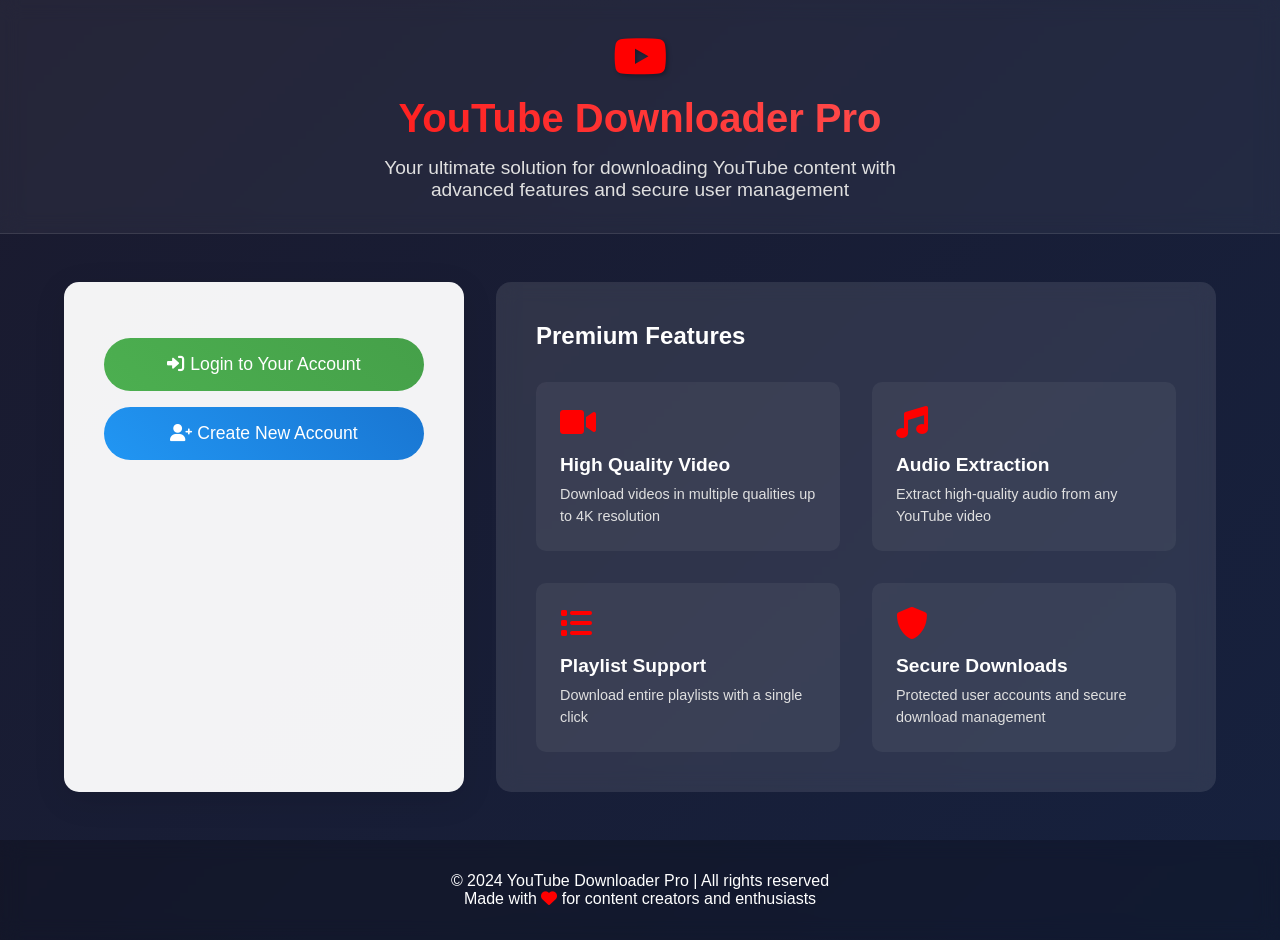
<file: templates/index.html>
<!DOCTYPE html>
<html lang="en">
<head>
    <meta charset="UTF-8">
    <meta name="viewport" content="width=device-width, initial-scale=1.0">
    <title>YouTube Downloader Pro - Your Ultimate Video Download Solution</title>
    <link href="https://cdnjs.cloudflare.com/ajax/libs/font-awesome/6.0.0/css/all.min.css" rel="stylesheet">
    <style>
        :root {
            --primary-color: #ff0000;
            --secondary-color: #0066ff;
            --gradient-start: #1a1a2e;
            --gradient-end: #16213e;
            --text-light: #ffffff;
            --text-dark: #333333;
            --accent-color: #4CAF50;
        }

        * {
            margin: 0;
            padding: 0;
            box-sizing: border-box;
            font-family: 'Segoe UI', Tahoma, Geneva, Verdana, sans-serif;
        }

        body {
            background: linear-gradient(135deg, var(--gradient-start) 0%, var(--gradient-end) 100%);
            min-height: 100vh;
            display: flex;
            flex-direction: column;
            align-items: center;
            color: var(--text-light);
        }

        .header {
            width: 100%;
            background: rgba(255, 255, 255, 0.05);
            padding: 2rem;
            text-align: center;
            margin-bottom: 3rem;
            backdrop-filter: blur(10px);
            border-bottom: 1px solid rgba(255, 255, 255, 0.1);
        }

        .logo {
            color: var(--primary-color);
            font-size: 3rem;
            margin-bottom: 1rem;
            text-shadow: 2px 2px 4px rgba(0, 0, 0, 0.3);
        }

        .header h1 {
            font-size: 2.5rem;
            margin-bottom: 1rem;
            background: linear-gradient(45deg, #ff0000, #ff6b6b);
            -webkit-background-clip: text;
            background-clip: text;
            -webkit-text-fill-color: transparent;
        }

        .header p {
            color: #e0e0e0;
            font-size: 1.2rem;
            max-width: 600px;
            margin: 0 auto;
        }

        .main-container {
            display: flex;
            gap: 2rem;
            width: 90%;
            max-width: 1200px;
            margin-bottom: 3rem;
        }

        .auth-container {
            background: rgba(255, 255, 255, 0.95);
            padding: 2.5rem;
            border-radius: 15px;
            box-shadow: 0 8px 32px rgba(0, 0, 0, 0.1);
            flex: 1;
            max-width: 400px;
            transition: transform 0.3s ease;
        }

        .auth-container:hover {
            transform: translateY(-5px);
        }

        .features-container {
            background: rgba(255, 255, 255, 0.1);
            padding: 2.5rem;
            border-radius: 15px;
            backdrop-filter: blur(10px);
            flex: 2;
        }

        .btn {
            padding: 1rem 2rem;
            border: none;
            border-radius: 30px;
            font-size: 1.1rem;
            cursor: pointer;
            transition: all 0.3s ease;
            text-decoration: none;
            display: block;
            text-align: center;
            margin: 1rem 0;
            position: relative;
            overflow: hidden;
        }

        .btn::before {
            content: '';
            position: absolute;
            top: 0;
            left: -100%;
            width: 100%;
            height: 100%;
            background: linear-gradient(
                120deg,
                transparent,
                rgba(255, 255, 255, 0.2),
                transparent
            );
            transition: 0.5s;
        }

        .btn:hover::before {
            left: 100%;
        }

        .btn-login {
            background: linear-gradient(45deg, #4CAF50, #45a049);
            color: white;
        }

        .btn-register {
            background: linear-gradient(45deg, #2196F3, #1976D2);
            color: white;
        }

        .features-grid {
            display: grid;
            grid-template-columns: repeat(auto-fit, minmax(250px, 1fr));
            gap: 2rem;
            margin-top: 2rem;
        }

        .feature-card {
            background: rgba(255, 255, 255, 0.05);
            padding: 1.5rem;
            border-radius: 10px;
            transition: transform 0.3s ease;
        }

        .feature-card:hover {
            transform: translateY(-5px);
        }

        .feature-icon {
            font-size: 2rem;
            margin-bottom: 1rem;
            color: var(--primary-color);
        }

        .feature-title {
            font-size: 1.2rem;
            margin-bottom: 0.5rem;
            color: var(--text-light);
        }

        .feature-description {
            color: #e0e0e0;
            font-size: 0.9rem;
            line-height: 1.5;
        }

        .footer {
            margin-top: auto;
            padding: 2rem;
            color: var(--text-light);
            text-align: center;
            width: 100%;
            background: rgba(0, 0, 0, 0.2);
            backdrop-filter: blur(10px);
        }

        @media (max-width: 768px) {
            .main-container {
                flex-direction: column;
            }

            .auth-container {
                max-width: 100%;
            }

            .header h1 {
                font-size: 2rem;
            }
        }
    </style>
</head>
<body>
    <div class="header">
        <i class="fab fa-youtube logo"></i>
        <h1>YouTube Downloader Pro</h1>
        <p>Your ultimate solution for downloading YouTube content with advanced features and secure user management</p>
    </div>

    <div class="main-container">
        <div class="auth-container">
            <a href="/login" class="btn btn-login">
                <i class="fas fa-sign-in-alt"></i> Login to Your Account
            </a>
            <a href="/register" class="btn btn-register">
                <i class="fas fa-user-plus"></i> Create New Account
            </a>
        </div>

        <div class="features-container">
            <h2>Premium Features</h2>
            <div class="features-grid">
                <div class="feature-card">
                    <i class="fas fa-video feature-icon"></i>
                    <h3 class="feature-title">High Quality Video</h3>
                    <p class="feature-description">Download videos in multiple qualities up to 4K resolution</p>
                </div>
                <div class="feature-card">
                    <i class="fas fa-music feature-icon"></i>
                    <h3 class="feature-title">Audio Extraction</h3>
                    <p class="feature-description">Extract high-quality audio from any YouTube video</p>
                </div>
                <div class="feature-card">
                    <i class="fas fa-list feature-icon"></i>
                    <h3 class="feature-title">Playlist Support</h3>
                    <p class="feature-description">Download entire playlists with a single click</p>
                </div>
                <div class="feature-card">
                    <i class="fas fa-shield-alt feature-icon"></i>
                    <h3 class="feature-title">Secure Downloads</h3>
                    <p class="feature-description">Protected user accounts and secure download management</p>
                </div>
            </div>
        </div>
    </div>

    <div class="footer">
        <p>&copy; 2024 YouTube Downloader Pro | All rights reserved</p>
        <p>Made with <i class="fas fa-heart" style="color: var(--primary-color);"></i> for content creators and enthusiasts</p>
    </div>
</body>
</html>
</file>
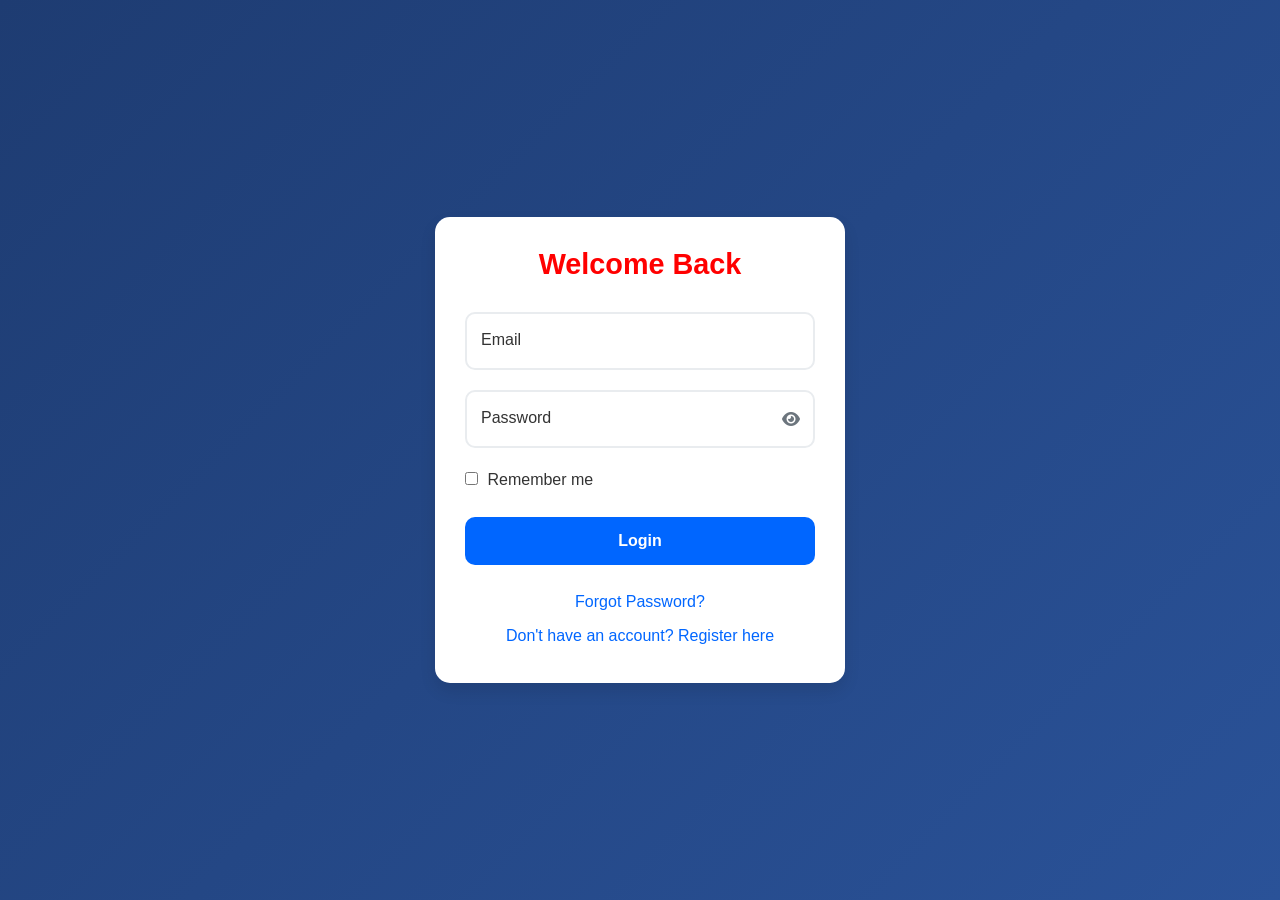
<file: templates/login.html>
<!DOCTYPE html>
<html lang="en">
<head>
    <meta charset="UTF-8">
    <meta name="viewport" content="width=device-width, initial-scale=1.0">
    <title>Login - YouTube Downloader Pro</title>
    <link href="https://cdn.jsdelivr.net/npm/bootstrap@5.1.3/dist/css/bootstrap.min.css" rel="stylesheet">
    <link href="https://cdnjs.cloudflare.com/ajax/libs/font-awesome/6.0.0/css/all.min.css" rel="stylesheet">
    <style>
        :root {
            --primary-color: #ff0000;
            --secondary-color: #0066ff;
            --success-color: #28a745;
            --error-color: #dc3545;
            --background-color: #f8f9fa;
            --card-bg-color: #ffffff;
            --input-border-color: #e9ecef;
            --input-focus-border-color: #0066ff;
        }

        body {
            background: linear-gradient(135deg, #1e3c72 0%, #2a5298 100%);
            min-height: 100vh;
            display: flex;
            align-items: center;
            justify-content: center;
            font-family: 'Segoe UI', Tahoma, Geneva, Verdana, sans-serif;
            color: #333;
        }

        .auth-container {
            width: 100%;
            max-width: 450px;
            padding: 20px;
        }

        .auth-card {
            background: var(--card-bg-color);
            border-radius: 15px;
            box-shadow: 0 8px 16px rgba(0,0,0,0.1);
            padding: 30px;
            transition: transform 0.3s ease;
        }

        .auth-card:hover {
            transform: translateY(-5px);
        }

        .auth-title {
            color: var(--primary-color);
            text-align: center;
            margin-bottom: 30px;
            font-weight: 700;
            font-size: 1.8rem;
        }

        .form-floating {
            margin-bottom: 20px;
        }

        .form-floating input {
            border-radius: 10px;
            border: 2px solid var(--input-border-color);
            padding: 15px;
            height: auto;
            transition: border-color 0.3s ease;
        }

        .form-floating input:focus {
            border-color: var(--input-focus-border-color);
            box-shadow: none;
        }

        .form-floating label {
            padding: 15px;
        }

        .password-toggle {
            position: absolute;
            right: 15px;
            top: 50%;
            transform: translateY(-50%);
            cursor: pointer;
            color: #6c757d;
        }

        .submit-btn {
            width: 100%;
            padding: 12px;
            border-radius: 10px;
            background: var(--secondary-color);
            border: none;
            color: white;
            font-weight: 600;
            margin-top: 10px;
            transition: all 0.3s ease;
        }

        .submit-btn:hover:not(:disabled) {
            transform: translateY(-2px);
            box-shadow: 0 4px 12px rgba(0,102,255,0.2);
        }

        .auth-links {
            text-align: center;
            margin-top: 20px;
        }

        .auth-links a {
            color: var(--secondary-color);
            text-decoration: none;
            font-weight: 500;
            display: inline-block;
            margin: 5px 0;
        }

        .auth-links a:hover {
            text-decoration: underline;
        }

        .error-message {
            display: none;
            padding: 15px;
            margin-bottom: 20px;
            border-radius: 10px;
            background-color: #ffe6e6;
            color: var(--error-color);
            text-align: center;
        }

        .loading-spinner {
            display: none;
            margin-left: 10px;
        }

        .remember-me {
            margin: 15px 0;
        }

        .remember-me input[type="checkbox"] {
            margin-right: 5px;
        }
    </style>
</head>
<body>
    <div class="auth-container">
        <div class="auth-card">
            <h2 class="auth-title">Welcome Back</h2>
            
            <div class="error-message" id="errorMessage">
                <i class="fas fa-exclamation-circle"></i>
                <span id="errorText"></span>
            </div>

            <form id="loginForm">
                <div class="form-floating">
                    <input type="email" class="form-control" id="email" name="email" placeholder="Email" required>
                    <label for="email">Email</label>
                </div>

                <div class="form-floating position-relative">
                    <input type="password" class="form-control" id="password" name="password" placeholder="Password" required>
                    <label for="password">Password</label>
                    <i class="fas fa-eye password-toggle" onclick="togglePassword('password')"></i>
                </div>

                <div class="remember-me">
                    <input type="checkbox" id="remember" name="remember">
                    <label for="remember">Remember me</label>
                </div>

                <button type="submit" class="submit-btn" id="submitBtn">
                    Login
                    <span class="loading-spinner" id="loadingSpinner">
                        <i class="fas fa-spinner fa-spin"></i>
                    </span>
                </button>
            </form>

            <div class="auth-links">
                <a href="/forgot-password">Forgot Password?</a>
                <br>
                <a href="/register">Don't have an account? Register here</a>
            </div>
        </div>
    </div>

    <script>
        const form = document.getElementById('loginForm');
        const submitBtn = document.getElementById('submitBtn');
        const loadingSpinner = document.getElementById('loadingSpinner');

        form.addEventListener('submit', async function(e) {
            e.preventDefault();
            
            try {
                showLoading();
                hideError();

                const formData = new FormData(form);
                const response = await fetch('/login', {
                    method: 'POST',
                    body: formData
                });

                const data = await response.json();
                hideLoading();

                if (response.ok) {
                    window.location.href = data.redirect || '/downloader';
                } else {
                    showError(data.error || 'Login failed. Please try again.');
                }

            } catch (error) {
                hideLoading();
                showError('An error occurred. Please try again.');
                console.error('Error:', error);
            }
        });

        function togglePassword(inputId) {
            const input = document.getElementById(inputId);
            const icon = input.nextElementSibling.nextElementSibling;
            
            if (input.type === 'password') {
                input.type = 'text';
                icon.classList.remove('fa-eye');
                icon.classList.add('fa-eye-slash');
            } else {
                input.type = 'password';
                icon.classList.remove('fa-eye-slash');
                icon.classList.add('fa-eye');
            }
        }

        function showLoading() {
            submitBtn.disabled = true;
            loadingSpinner.style.display = 'inline-block';
        }

        function hideLoading() {
            submitBtn.disabled = false;
            loadingSpinner.style.display = 'none';
        }

        function showError(message) {
            const errorDiv = document.getElementById('errorMessage');
            document.getElementById('errorText').textContent = message;
            errorDiv.style.display = 'block';
        }

        function hideError() {
            document.getElementById('errorMessage').style.display = 'none';
        }
    </script>
</body>
</html>
</file>
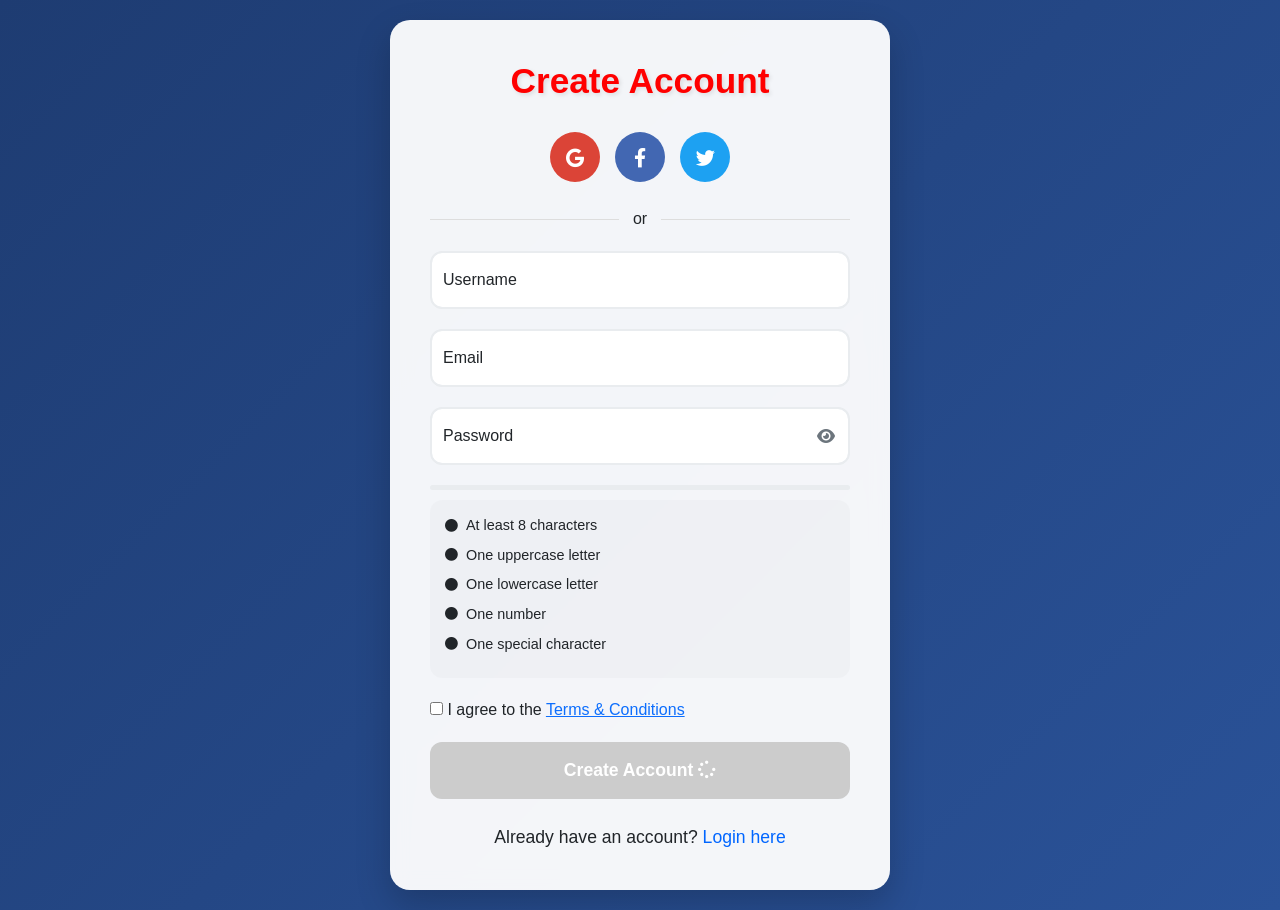
<file: templates/register.html>
<!DOCTYPE html>
<html lang="en">
<head>
    <meta charset="UTF-8">
    <meta name="viewport" content="width=device-width, initial-scale=1.0">
    <title>Register - YouTube Downloader Pro</title>
    <link href="https://cdn.jsdelivr.net/npm/bootstrap@5.1.3/dist/css/bootstrap.min.css" rel="stylesheet">
    <link href="https://cdnjs.cloudflare.com/ajax/libs/font-awesome/6.0.0/css/all.min.css" rel="stylesheet">
    <style>
        :root {
            --primary-color: #ff0000;
            --secondary-color: #0066ff;
            --success-color: #28a745;
            --error-color: #dc3545;
            --gradient-start: #1e3c72;
            --gradient-end: #2a5298;
            --card-bg: rgba(255, 255, 255, 0.95);
        }

        body {
            background: linear-gradient(135deg, var(--gradient-start) 0%, var(--gradient-end) 100%);
            min-height: 100vh;
            display: flex;
            align-items: center;
            justify-content: center;
            font-family: 'Segoe UI', Tahoma, Geneva, Verdana, sans-serif;
            padding: 20px;
        }

        .auth-container {
            width: 100%;
            max-width: 500px;
        }

        .auth-card {
            background: var(--card-bg);
            border-radius: 20px;
            box-shadow: 0 15px 35px rgba(0,0,0,0.2);
            padding: 40px;
            backdrop-filter: blur(10px);
            transition: transform 0.3s ease;
        }

        .auth-card:hover {
            transform: translateY(-5px);
        }

        .auth-title {
            color: var(--primary-color);
            text-align: center;
            margin-bottom: 30px;
            font-weight: 700;
            font-size: 2.2rem;
            text-shadow: 2px 2px 4px rgba(0,0,0,0.1);
        }

        .social-login {
            display: flex;
            gap: 15px;
            margin-bottom: 25px;
            justify-content: center;
        }

        .social-btn {
            width: 50px;
            height: 50px;
            border-radius: 50%;
            display: flex;
            align-items: center;
            justify-content: center;
            border: none;
            transition: all 0.3s ease;
            font-size: 1.2rem;
            color: white;
        }

        .google-btn { background: #db4437; }
        .facebook-btn { background: #4267B2; }
        .twitter-btn { background: #1DA1F2; }

        .social-btn:hover {
            transform: translateY(-3px);
            box-shadow: 0 5px 15px rgba(0,0,0,0.2);
        }

        .divider {
            text-align: center;
            margin: 20px 0;
            position: relative;
        }

        .divider::before,
        .divider::after {
            content: '';
            position: absolute;
            top: 50%;
            width: 45%;
            height: 1px;
            background: #ddd;
        }

        .divider::before { left: 0; }
        .divider::after { right: 0; }

        .form-floating {
            margin-bottom: 20px;
        }

        .form-floating input {
            border-radius: 12px;
            border: 2px solid #e9ecef;
            padding: 15px;
            height: auto;
            transition: all 0.3s ease;
        }

        .form-floating input:focus {
            border-color: var(--secondary-color);
            box-shadow: 0 0 0 0.2rem rgba(0,102,255,0.15);
        }

        .password-toggle {
            position: absolute;
            right: 15px;
            top: 50%;
            transform: translateY(-50%);
            cursor: pointer;
            color: #6c757d;
            transition: color 0.3s ease;
        }

        .password-toggle:hover {
            color: var(--secondary-color);
        }

        .password-strength {
            height: 5px;
            border-radius: 3px;
            margin-top: 5px;
            transition: all 0.3s ease;
            background: #e9ecef;
        }

        .strength-weak { background: var(--error-color); width: 33%; }
        .strength-medium { background: var(--warning-color); width: 66%; }
        .strength-strong { background: var(--success-color); width: 100%; }

        .password-requirements {
            background: rgba(0,0,0,0.02);
            padding: 15px;
            border-radius: 12px;
            margin-top: 10px;
        }

        .requirement {
            margin-bottom: 8px;
            transition: all 0.3s ease;
            display: flex;
            align-items: center;
            gap: 8px;
            font-size: 0.9rem;
        }

        .requirement i {
            font-size: 0.8rem;
        }

        .requirement.valid {
            color: var(--success-color);
        }

        .requirement.invalid {
            color: #6c757d;
        }

        .terms-check {
            margin: 20px 0;
        }

        .submit-btn {
            width: 100%;
            padding: 15px;
            border-radius: 12px;
            background: linear-gradient(45deg, var(--secondary-color), #0052cc);
            border: none;
            color: white;
            font-weight: 600;
            font-size: 1.1rem;
            transition: all 0.3s ease;
        }

        .submit-btn:hover:not(:disabled) {
            transform: translateY(-2px);
            box-shadow: 0 8px 15px rgba(0,102,255,0.2);
        }

        .submit-btn:disabled {
            background: #ccc;
            cursor: not-allowed;
        }

        .auth-links {
            text-align: center;
            margin-top: 25px;
            font-size: 1.1rem;
        }

        .auth-links a {
            color: var(--secondary-color);
            text-decoration: none;
            font-weight: 500;
            transition: color 0.3s ease;
        }

        .auth-links a:hover {
            color: #0052cc;
        }

        .message {
            padding: 15px;
            margin-bottom: 20px;
            border-radius: 12px;
            text-align: center;
            display: none;
            animation: slideDown 0.3s ease;
        }

        .error-message {
            background-color: rgba(220, 53, 69, 0.1);
            color: var(--error-color);
            border: 1px solid rgba(220, 53, 69, 0.2);
        }

        .success-message {
            background-color: rgba(40, 167, 69, 0.1);
            color: var(--success-color);
            border: 1px solid rgba(40, 167, 69, 0.2);
        }

        @keyframes slideDown {
            from { transform: translateY(-10px); opacity: 0; }
            to { transform: translateY(0); opacity: 1; }
        }

        @media (max-width: 576px) {
            .auth-card {
                padding: 25px;
            }

            .auth-title {
                font-size: 1.8rem;
            }
        }
    </style>
</head>
<body>
    <div class="auth-container">
        <div class="auth-card">
            <h2 class="auth-title">Create Account</h2>
            
            <div class="social-login">
                <button class="social-btn google-btn">
                    <i class="fab fa-google"></i>
                </button>
                <button class="social-btn facebook-btn">
                    <i class="fab fa-facebook-f"></i>
                </button>
                <button class="social-btn twitter-btn">
                    <i class="fab fa-twitter"></i>
                </button>
            </div>

            <div class="divider">or</div>
            
            <div class="error-message message" id="errorMessage">
                <i class="fas fa-exclamation-circle"></i>
                <span id="errorText"></span>
            </div>
            
            <div class="success-message message" id="successMessage">
                <i class="fas fa-check-circle"></i>
                <span id="successText"></span>
            </div>

            <form id="registerForm">
                <div class="form-floating">
                    <input type="text" class="form-control" id="username" name="username" placeholder="Username" required>
                    <label for="username">Username</label>
                </div>

                <div class="form-floating">
                    <input type="email" class="form-control" id="email" name="email" placeholder="Email" required>
                    <label for="email">Email</label>
                </div>

                <div class="form-floating">
                    <input type="password" class="form-control" id="password" name="password" placeholder="Password" required>
                    <label for="password">Password</label>
                    <i class="fas fa-eye password-toggle" onclick="togglePassword('password')"></i>
                </div>

                <div class="password-strength" id="passwordStrength"></div>

                <div class="password-requirements" id="passwordRequirements">
                    <div class="requirement" id="lengthReq">
                        <i class="fas fa-circle"></i> At least 8 characters
                    </div>
                    <div class="requirement" id="upperReq">
                        <i class="fas fa-circle"></i> One uppercase letter
                    </div>
                    <div class="requirement" id="lowerReq">
                        <i class="fas fa-circle"></i> One lowercase letter
                    </div>
                    <div class="requirement" id="numberReq">
                        <i class="fas fa-circle"></i> One number
                    </div>
                    <div class="requirement" id="specialReq">
                        <i class="fas fa-circle"></i> One special character
                    </div>
                </div>

                <div class="terms-check">
                    <input type="checkbox" id="terms" name="terms" required>
                    <label for="terms">I agree to the <a href="/terms">Terms & Conditions</a></label>
                </div>

                <button type="submit" class="submit-btn" id="submitBtn" disabled>
                    Create Account
                    <span class="loading-spinner" id="loadingSpinner">
                        <i class="fas fa-spinner fa-spin"></i>
                    </span>
                </button>
            </form>

            <div class="auth-links">
                Already have an account? <a href="/login">Login here</a>
            </div>
        </div>
    </div>

    <script>
        const form = document.getElementById('registerForm');
        const passwordInput = document.getElementById('password');
        const submitBtn = document.getElementById('submitBtn');
        const loadingSpinner = document.getElementById('loadingSpinner');
        const termsCheckbox = document.getElementById('terms');
        const passwordStrength = document.getElementById('passwordStrength');

        // Password validation requirements
        const requirements = {
            length: { regex: /.{8,}/, element: document.getElementById('lengthReq') },
            upper: { regex: /[A-Z]/, element: document.getElementById('upperReq') },
            lower: { regex: /[a-z]/, element: document.getElementById('lowerReq') },
            number: { regex: /[0-9]/, element: document.getElementById('numberReq') },
            special: { regex: /[!@#$%^&*]/, element: document.getElementById('specialReq') }
        };

        function validatePassword(password) {
            let score = 0;
            let validRequirements = 0;

            Object.keys(requirements).forEach(req => {
                const isValid = requirements[req].regex.test(password);
                requirements[req].element.classList.toggle('valid', isValid);
                requirements[req].element.classList.toggle('invalid', !isValid);
                requirements[req].element.querySelector('i').className = 
                    `fas ${isValid ? 'fa-check' : 'fa-circle'}`;
                
                if (isValid) {
                    validRequirements++;
                    score += 20;
                }
            });

            // Update password strength indicator
            passwordStrength.className = 'password-strength';
            if (score >= 80) passwordStrength.classList.add('strength-strong');
            else if (score >= 40) passwordStrength.classList.add('strength-medium');
            else if (score > 0) passwordStrength.classList.add('strength-weak');

            return validRequirements === Object.keys(requirements).length;
        }

        passwordInput.addEventListener('input', function() {
            const isValidPassword = validatePassword(this.value);
            submitBtn.disabled = !isValidPassword || !termsCheckbox.checked;
        });

        termsCheckbox.addEventListener('change', function() {
            submitBtn.disabled = !this.checked || !validatePassword(passwordInput.value);
        });

        form.addEventListener('submit', async function(e) {
            e.preventDefault();
            
            try {
                showLoading();
                hideMessages();

                const formData = new FormData(form);
                const response = await fetch('/register', {
                    method: 'POST',
                    body: formData
                });

                const data = await response.json();
                hideLoading();

                if (response.ok) {
                    showSuccess('Registration successful! Please check your email for verification.');
                    setTimeout(() => {
                        window.location.href = '/verify-email?email=' + encodeURIComponent(formData.get('email'));
                    }, 2000);
                } else {
                    showError(data.error || 'Registration failed. Please try again.');
                }

            } catch (error) {
                hideLoading();
                showError('An error occurred. Please try again.');
                console.error('Error:', error);
            }
        });

        function togglePassword(inputId) {
            const input = document.getElementById(inputId);
            const icon = input.nextElementSibling.nextElementSibling;
            
            if (input.type === 'password') {
                input.type = 'text';
                icon.classList.remove('fa-eye');
                icon.classList.add('fa-eye-slash');
            } else {
                input.type = 'password';
                icon.classList.remove('fa-eye-slash');
                icon.classList.add('fa-eye');
            }
        }

        function showLoading() {
            submitBtn.disabled = true;
            loadingSpinner.style.display = 'inline-block';
        }

        function hideLoading() {
            const isValidPassword = validatePassword(passwordInput.value);
            submitBtn.disabled = !isValidPassword || !termsCheckbox.checked;
            loadingSpinner.style.display = 'none';
        }

        function showError(message) {
            const errorDiv = document.getElementById('errorMessage');
            document.getElementById('errorText').textContent = message;
            errorDiv.style.display = 'block';
        }

        function showSuccess(message) {
            const successDiv = document.getElementById('successMessage');
            document.getElementById('successText').textContent = message;
            successDiv.style.display = 'block';
        }

        function hideMessages() {
            document.getElementById('errorMessage').style.display = 'none';
            document.getElementById('successMessage').style.display = 'none';
        }
    </script>
</body>
</html>
</file>
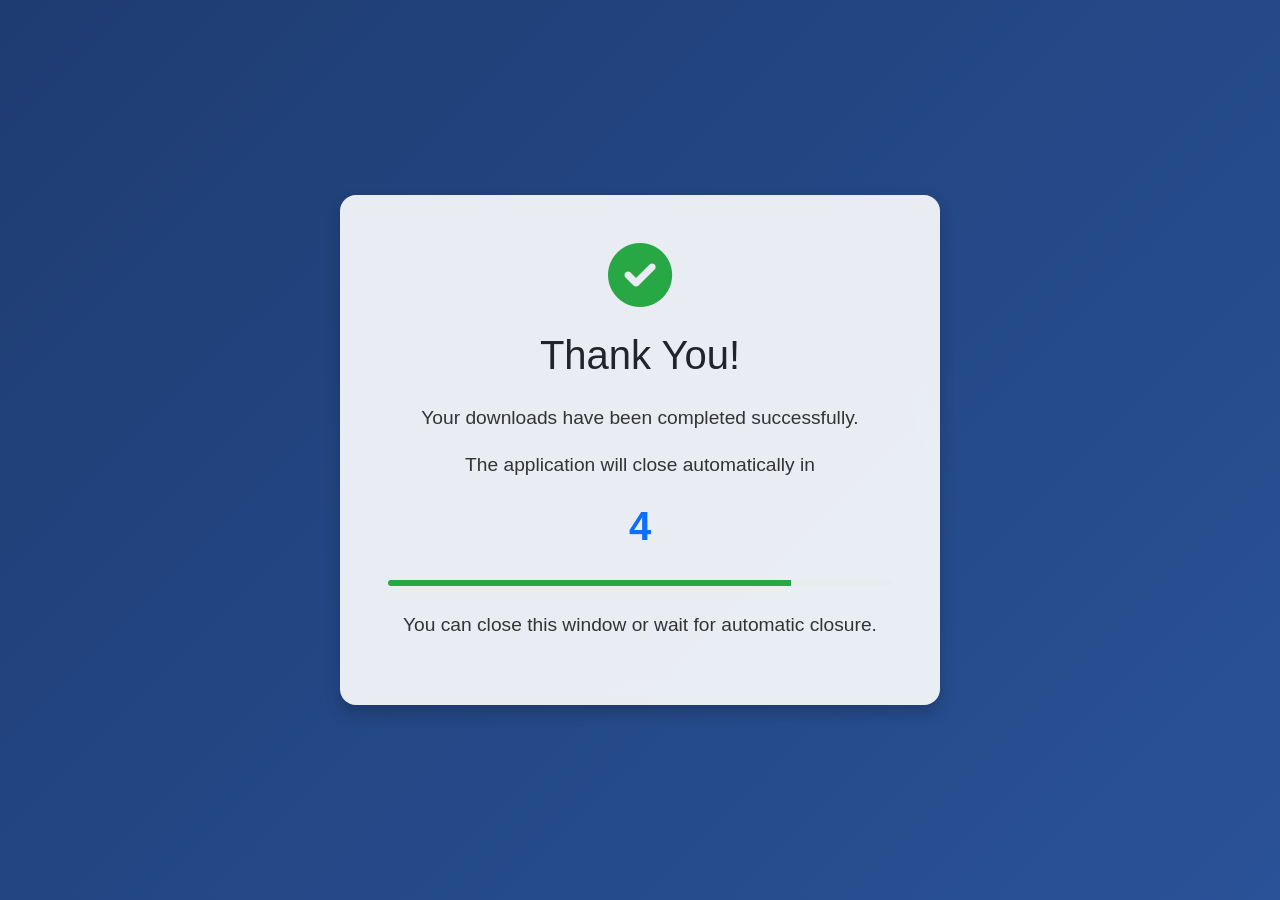
<file: templates/thank_you.html>
<!DOCTYPE html>
<html lang="en">
<head>
    <meta charset="UTF-8">
    <meta name="viewport" content="width=device-width, initial-scale=1.0">
    <title>Thank You - YouTube Downloader</title>
    <link href="https://cdn.jsdelivr.net/npm/bootstrap@5.1.3/dist/css/bootstrap.min.css" rel="stylesheet">
    <link href="https://cdnjs.cloudflare.com/ajax/libs/font-awesome/6.0.0/css/all.min.css" rel="stylesheet">
    <style>
        body {
            background: linear-gradient(135deg, #1e3c72 0%, #2a5298 100%);
            font-family: 'Segoe UI', Tahoma, Geneva, Verdana, sans-serif;
            min-height: 100vh;
            display: flex;
            align-items: center;
            justify-content: center;
            margin: 0;
            overflow: hidden;
        }
        .thank-you-container {
            text-align: center;
            padding: 3rem;
            background: rgba(255, 255, 255, 0.9);
            border-radius: 1rem;
            box-shadow: 0 8px 16px rgba(0, 0, 0, 0.2);
            max-width: 600px;
            width: 90%;
            animation: fadeIn 0.5s ease-out;
            backdrop-filter: blur(10px);
        }
        @keyframes fadeIn {
            from { opacity: 0; transform: translateY(20px); }
            to { opacity: 1; transform: translateY(0); }
        }
        .icon-large {
            font-size: 4rem;
            color: #28a745;
            margin-bottom: 1.5rem;
            animation: scaleIn 0.5s ease-out;
        }
        @keyframes scaleIn {
            from { transform: scale(0); }
            to { transform: scale(1); }
        }
        .message {
            color: #333;
            margin: 1rem 0;
            font-size: 1.2rem;
            line-height: 1.6;
        }
        .countdown {
            font-size: 2.5rem;
            font-weight: bold;
            color: #0d6efd;
            margin: 1rem 0;
        }
        .progress-bar-container {
            width: 100%;
            height: 6px;
            background-color: #e9ecef;
            border-radius: 3px;
            margin: 1.5rem 0;
            overflow: hidden;
        }
        .progress-bar {
            height: 100%;
            background-color: #28a745;
            transition: width 1s linear;
        }
    </style>
</head>
<body>
    <div class="thank-you-container">
        <i class="fas fa-check-circle icon-large"></i>
        <h1 class="mb-4">Thank You!</h1>
        <p class="message">Your downloads have been completed successfully.</p>
        <p class="message">The application will close automatically in</p>
        <div class="countdown" id="countdown">5</div>
        <div class="progress-bar-container">
            <div class="progress-bar" id="progressBar" style="width: 100%"></div>
        </div>
        <p class="message">You can close this window or wait for automatic closure.</p>
    </div>

    <script>
        let count = 5;
        const countdownElement = document.getElementById('countdown');
        const progressBar = document.getElementById('progressBar');
        
        const countdown = setInterval(() => {
            count--;
            countdownElement.textContent = count;
            progressBar.style.width = (count / 5 * 100) + '%';
            
            if (count <= 0) {
                clearInterval(countdown);
                // Send exit request and close window
                fetch('/exit', { 
                    method: 'POST',
                    headers: {
                        'Content-Type': 'application/json'
                    }
                }).then(() => {
                    window.close();
                    // Fallback if window.close() doesn't work
                    setTimeout(() => {
                        window.location.href = 'about:blank';
                    }, 100);
                }).catch(() => {
                    window.close();
                    setTimeout(() => {
                        window.location.href = 'about:blank';
                    }, 100);
                });
            }
        }, 1000);
    </script>
</body>
</html>
</file>
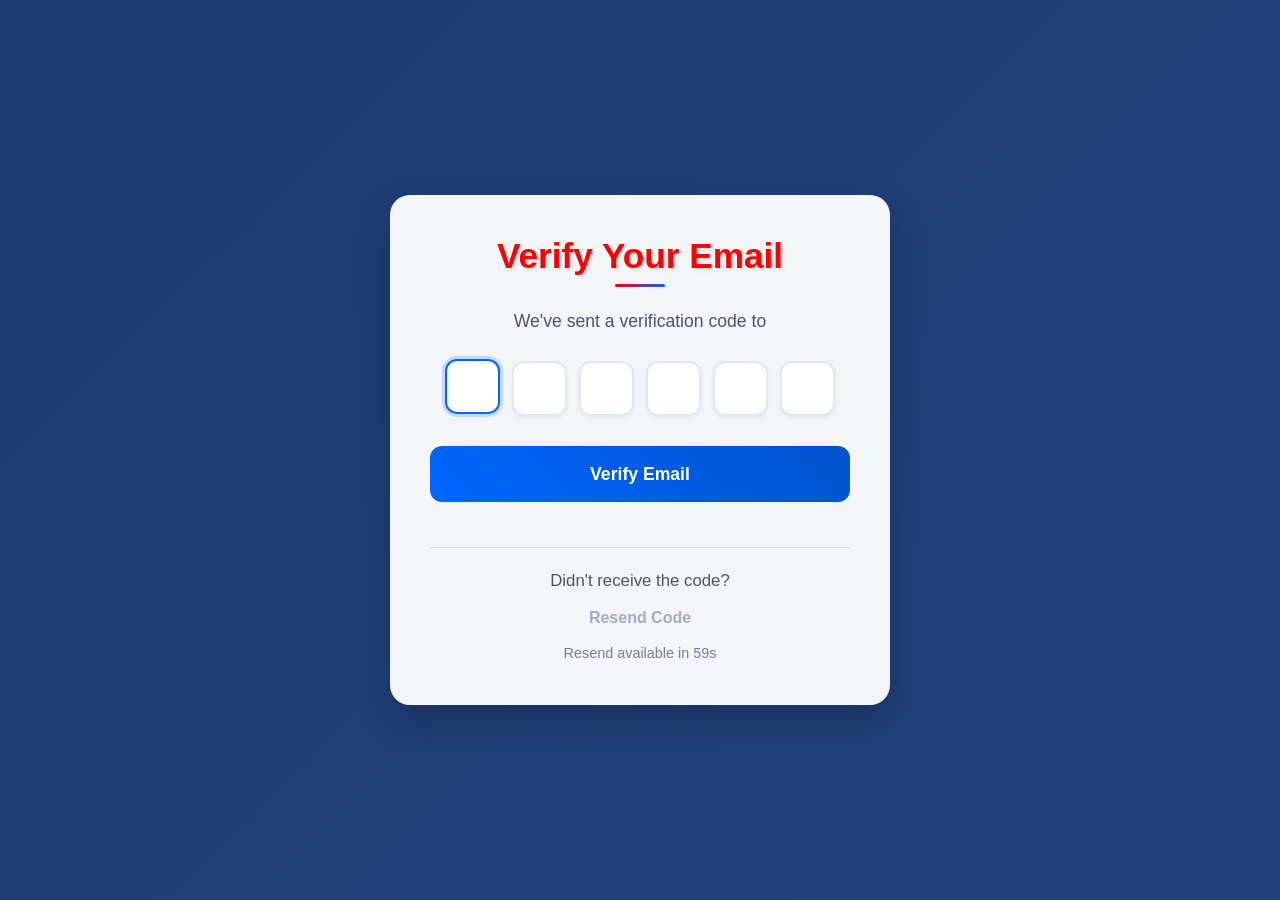
<file: templates/verify.html>
<!DOCTYPE html>
<html lang="en">
<head>
    <meta charset="UTF-8">
    <meta name="viewport" content="width=device-width, initial-scale=1.0">
    <title>Verify Email - YouTube Downloader Pro</title>
    <link href="https://cdn.jsdelivr.net/npm/bootstrap@5.1.3/dist/css/bootstrap.min.css" rel="stylesheet">
    <link href="https://cdnjs.cloudflare.com/ajax/libs/font-awesome/6.0.0/css/all.min.css" rel="stylesheet">
    <style>
        :root {
            --primary-color: #ff0000;
            --secondary-color: #0066ff;
            --success-color: #28a745;
            --error-color: #dc3545;
            --gradient-start: #1e3c72;
            --gradient-end: #2a5298;
            --card-bg: rgba(255, 255, 255, 0.95);
        }

        body {
            background: linear-gradient(135deg, var(--gradient-start) 0%, var(--gradient-end) 100%);
            min-height: 100vh;
            display: flex;
            align-items: center;
            justify-content: center;
            font-family: 'Segoe UI', Tahoma, Geneva, Verdana, sans-serif;
            padding: 20px;
            animation: gradientAnimation 15s ease infinite;
            background-size: 400% 400%;
        }

        @keyframes gradientAnimation {
            0% { background-position: 0% 50%; }
            50% { background-position: 100% 50%; }
            100% { background-position: 0% 50%; }
        }

        .auth-container {
            width: 100%;
            max-width: 500px;
            perspective: 1000px;
        }

        .auth-card {
            background: var(--card-bg);
            border-radius: 20px;
            box-shadow: 0 15px 35px rgba(0,0,0,0.2);
            padding: 40px;
            backdrop-filter: blur(10px);
            transition: all 0.3s ease;
            transform-style: preserve-3d;
            animation: cardEntry 0.5s ease-out;
        }

        @keyframes cardEntry {
            from {
                opacity: 0;
                transform: translateY(20px) rotateX(-10deg);
            }
            to {
                opacity: 1;
                transform: translateY(0) rotateX(0);
            }
        }

        .auth-card:hover {
            transform: translateY(-5px);
            box-shadow: 0 20px 40px rgba(0,0,0,0.3);
        }

        .auth-title {
            color: var(--primary-color);
            text-align: center;
            margin-bottom: 30px;
            font-weight: 700;
            font-size: 2.2rem;
            text-shadow: 2px 2px 4px rgba(0,0,0,0.1);
            position: relative;
        }

        .auth-title::after {
            content: '';
            position: absolute;
            bottom: -10px;
            left: 50%;
            transform: translateX(-50%);
            width: 50px;
            height: 3px;
            background: linear-gradient(to right, var(--primary-color), var(--secondary-color));
            border-radius: 2px;
        }

        .verification-text {
            text-align: center;
            margin-bottom: 25px;
            color: #4a5568;
            line-height: 1.6;
            font-size: 1.1rem;
            animation: fadeIn 0.5s ease-out 0.3s both;
        }

        .verification-text strong {
            color: var(--secondary-color);
            display: block;
            margin-top: 8px;
            font-size: 1.2rem;
            word-break: break-all;
        }

        .otp-container {
            display: flex;
            gap: 12px;
            justify-content: center;
            margin-bottom: 30px;
            animation: fadeIn 0.5s ease-out 0.6s both;
        }

        .otp-input {
            width: 55px;
            height: 55px;
            text-align: center;
            font-size: 1.5rem;
            font-weight: 600;
            border: 2px solid #e2e8f0;
            border-radius: 12px;
            background: white;
            transition: all 0.3s ease;
            box-shadow: 0 2px 4px rgba(0,0,0,0.05);
            caret-color: var(--secondary-color);
        }

        .otp-input:focus {
            border-color: var(--secondary-color);
            outline: none;
            box-shadow: 0 0 0 3px rgba(0,102,255,0.2);
            transform: translateY(-2px);
        }

        .otp-input.filled {
            background: rgba(0,102,255,0.05);
            border-color: var(--secondary-color);
        }

        .submit-btn {
            width: 100%;
            padding: 15px;
            border-radius: 12px;
            background: linear-gradient(45deg, var(--secondary-color), #0052cc);
            border: none;
            color: white;
            font-weight: 600;
            font-size: 1.1rem;
            transition: all 0.3s ease;
            margin-bottom: 20px;
            position: relative;
            overflow: hidden;
        }

        .submit-btn::before {
            content: '';
            position: absolute;
            top: 0;
            left: -100%;
            width: 100%;
            height: 100%;
            background: linear-gradient(
                90deg,
                transparent,
                rgba(255,255,255,0.2),
                transparent
            );
            transition: 0.5s;
        }

        .submit-btn:hover::before {
            left: 100%;
        }

        .submit-btn:hover:not(:disabled) {
            transform: translateY(-2px);
            box-shadow: 0 8px 15px rgba(0,102,255,0.2);
        }

        .submit-btn:disabled {
            background: #cbd5e0;
            cursor: not-allowed;
        }

        .resend-link {
            text-align: center;
            margin-top: 25px;
            padding-top: 20px;
            border-top: 1px solid rgba(0,0,0,0.1);
            animation: fadeIn 0.5s ease-out 0.9s both;
        }

        .resend-link span {
            color: #4a5568;
            font-size: 1.05rem;
        }

        .resend-link a {
            color: var(--secondary-color);
            text-decoration: none;
            font-weight: 600;
            display: inline-block;
            margin-top: 8px;
            padding: 5px 15px;
            border-radius: 8px;
            transition: all 0.3s ease;
        }

        .resend-link a:hover:not(.disabled) {
            background: rgba(0,102,255,0.1);
            transform: translateY(-1px);
        }

        .resend-link a.disabled {
            color: #a0aec0;
            cursor: not-allowed;
        }

        .timer {
            color: #718096;
            font-size: 0.9rem;
            margin-top: 8px;
            font-weight: 500;
        }

        .message {
            padding: 15px;
            margin-bottom: 20px;
            border-radius: 12px;
            text-align: center;
            display: none;
            animation: slideDown 0.3s ease;
        }

        .error-message {
            background-color: rgba(220, 53, 69, 0.1);
            color: var(--error-color);
            border: 1px solid rgba(220, 53, 69, 0.2);
        }

        .success-message {
            background-color: rgba(40, 167, 69, 0.1);
            color: var(--success-color);
            border: 1px solid rgba(40, 167, 69, 0.2);
        }

        .loading-spinner {
            display: none;
            margin-left: 10px;
            animation: spin 1s linear infinite;
        }

        @keyframes spin {
            0% { transform: rotate(0deg); }
            100% { transform: rotate(360deg); }
        }

        @keyframes slideDown {
            from { transform: translateY(-10px); opacity: 0; }
            to { transform: translateY(0); opacity: 1; }
        }

        @keyframes fadeIn {
            from { opacity: 0; transform: translateY(10px); }
            to { opacity: 1; transform: translateY(0); }
        }

        @media (max-width: 576px) {
            .auth-card {
                padding: 25px;
            }

            .otp-container {
                gap: 8px;
            }

            .otp-input {
                width: 45px;
                height: 45px;
                font-size: 1.2rem;
            }

            .auth-title {
                font-size: 1.8rem;
            }
        }
    </style>
</head>
<body>
    <div class="auth-container">
        <div class="auth-card">
            <h2 class="auth-title">Verify Your Email</h2>
            
            <div class="error-message message" id="errorMessage">
                <i class="fas fa-exclamation-circle"></i>
                <span id="errorText"></span>
            </div>
            
            <div class="success-message message" id="successMessage">
                <i class="fas fa-check-circle"></i>
                <span id="successText"></span>
            </div>

            <p class="verification-text">
                We've sent a verification code to<br>
                <strong id="userEmail"></strong>
            </p>

            <form id="verifyForm">
                <div class="otp-container">
                    <input type="text" class="otp-input" maxlength="1" pattern="[0-9]" required>
                    <input type="text" class="otp-input" maxlength="1" pattern="[0-9]" required>
                    <input type="text" class="otp-input" maxlength="1" pattern="[0-9]" required>
                    <input type="text" class="otp-input" maxlength="1" pattern="[0-9]" required>
                    <input type="text" class="otp-input" maxlength="1" pattern="[0-9]" required>
                    <input type="text" class="otp-input" maxlength="1" pattern="[0-9]" required>
                </div>

                <button type="submit" class="submit-btn" id="submitBtn">
                    Verify Email
                    <span class="loading-spinner" id="loadingSpinner">
                        <i class="fas fa-spinner fa-spin"></i>
                    </span>
                </button>
            </form>

            <div class="resend-link">
                <span>Didn't receive the code?</span>
                <br>
                <a href="#" id="resendLink">Resend Code</a>
                <div class="timer" id="timer"></div>
            </div>
        </div>
    </div>

    <script>
        document.addEventListener('DOMContentLoaded', function() {
            const form = document.getElementById('verifyForm');
            const submitBtn = document.getElementById('submitBtn');
            const loadingSpinner = document.getElementById('loadingSpinner');
            const resendLink = document.getElementById('resendLink');
            const timerElement = document.getElementById('timer');
            let resendTimer = 60;
            let timerInterval;

            // Get email from URL parameters and decode it
            const urlParams = new URLSearchParams(window.location.search);
            const email = decodeURIComponent(urlParams.get('email') || '');
            document.getElementById('userEmail').textContent = email;

            // Setup OTP inputs with enhanced functionality
            const inputs = document.querySelectorAll('.otp-input');
            
            inputs.forEach((input, index) => {
                // Focus first input on page load
                if (index === 0) input.focus();

                input.addEventListener('keyup', function(e) {
                    const key = e.key;
                    
                    if (key === "Backspace" || key === "Delete") {
                        if (!this.value && index > 0) {
                            inputs[index - 1].focus();
                            inputs[index - 1].value = '';
                        }
                        updateInputStates();
                        return;
                    }

                    if (this.value) {
                        this.classList.add('filled');
                        if (index < inputs.length - 1) {
                            inputs[index + 1].focus();
                        }
                    } else {
                        this.classList.remove('filled');
                    }

                    updateInputStates();
                });

                input.addEventListener('keypress', function(e) {
                    if (!/[0-9]/.test(e.key)) {
                        e.preventDefault();
                        return;
                    }
                });

                input.addEventListener('focus', function() {
                    this.select();
                });

                // Handle paste event
                input.addEventListener('paste', function(e) {
                    e.preventDefault();
                    const paste = e.clipboardData.getData('text');
                    const numbers = paste.match(/[0-9]/g);
                    
                    if (numbers) {
                        numbers.forEach((num, i) => {
                            if (i < inputs.length) {
                                inputs[i].value = num;
                                inputs[i].classList.add('filled');
                                if (i < inputs.length - 1) {
                                    inputs[i + 1].focus();
                                }
                            }
                        });
                        updateInputStates();
                    }
                });
            });

            function updateInputStates() {
                const allFilled = Array.from(inputs).every(input => input.value.length === 1);
                submitBtn.disabled = !allFilled;
            }

            form.addEventListener('submit', async function(e) {
                e.preventDefault();
                
                const otp = Array.from(inputs).map(input => input.value).join('');
                if (otp.length !== 6) {
                    showError('Please enter all digits of the verification code.');
                    return;
                }

                try {
                    showLoading();
                    hideMessages();

                    const response = await fetch('/verify-otp', {
                        method: 'POST',
                        headers: {
                            'Content-Type': 'application/json'
                        },
                        body: JSON.stringify({
                            email: email,
                            otp: otp
                        })
                    });

                    const data = await response.json();
                    hideLoading();

                    if (response.ok) {
                        showSuccess('Email verified successfully!');
                        inputs.forEach(input => input.disabled = true);
                        setTimeout(() => {
                            window.location.href = data.redirect || '/login';
                        }, 2000);
                    } else {
                        showError(data.error || 'Verification failed. Please try again.');
                        inputs.forEach(input => {
                            input.value = '';
                            input.classList.remove('filled');
                        });
                        inputs[0].focus();
                    }

                } catch (error) {
                    hideLoading();
                    showError('An error occurred. Please try again.');
                    console.error('Error:', error);
                }
            });

            resendLink.addEventListener('click', async function(e) {
                e.preventDefault();
                
                if (this.classList.contains('disabled')) {
                    return;
                }

                try {
                    showLoading();
                    hideMessages();

                    const response = await fetch('/resend-otp', {
                        method: 'POST',
                        headers: {
                            'Content-Type': 'application/json'
                        },
                        body: JSON.stringify({ email: email })
                    });

                    const data = await response.json();
                    hideLoading();

                    if (response.ok) {
                        showSuccess('New verification code sent!');
                        startResendTimer();
                        inputs.forEach(input => {
                            input.value = '';
                            input.classList.remove('filled');
                        });
                        inputs[0].focus();
                    } else {
                        showError(data.error || 'Failed to resend code. Please try again.');
                    }

                } catch (error) {
                    hideLoading();
                    showError('An error occurred. Please try again.');
                    console.error('Error:', error);
                }
            });

            function startResendTimer() {
                resendLink.classList.add('disabled');
                resendTimer = 60;
                updateTimer();
                
                if (timerInterval) {
                    clearInterval(timerInterval);
                }
                
                timerInterval = setInterval(() => {
                    resendTimer--;
                    updateTimer();
                    
                    if (resendTimer <= 0) {
                        clearInterval(timerInterval);
                        timerElement.style.display = 'none';
                        resendLink.classList.remove('disabled');
                    }
                }, 1000);
            }

            function updateTimer() {
                timerElement.style.display = 'block';
                timerElement.textContent = `Resend available in ${resendTimer}s`;
            }

            function showLoading() {
                submitBtn.disabled = true;
                loadingSpinner.style.display = 'inline-block';
            }

            function hideLoading() {
                updateInputStates();
                loadingSpinner.style.display = 'none';
            }

            function showError(message) {
                const errorDiv = document.getElementById('errorMessage');
                document.getElementById('errorText').textContent = message;
                errorDiv.style.display = 'block';
            }

            function showSuccess(message) {
                const successDiv = document.getElementById('successMessage');
                document.getElementById('successText').textContent = message;
                successDiv.style.display = 'block';
            }

            function hideMessages() {
                document.getElementById('errorMessage').style.display = 'none';
                document.getElementById('successMessage').style.display = 'none';
            }

            // Start timer on page load
            startResendTimer();
        });
    </script>
</body>
</html>
</file>
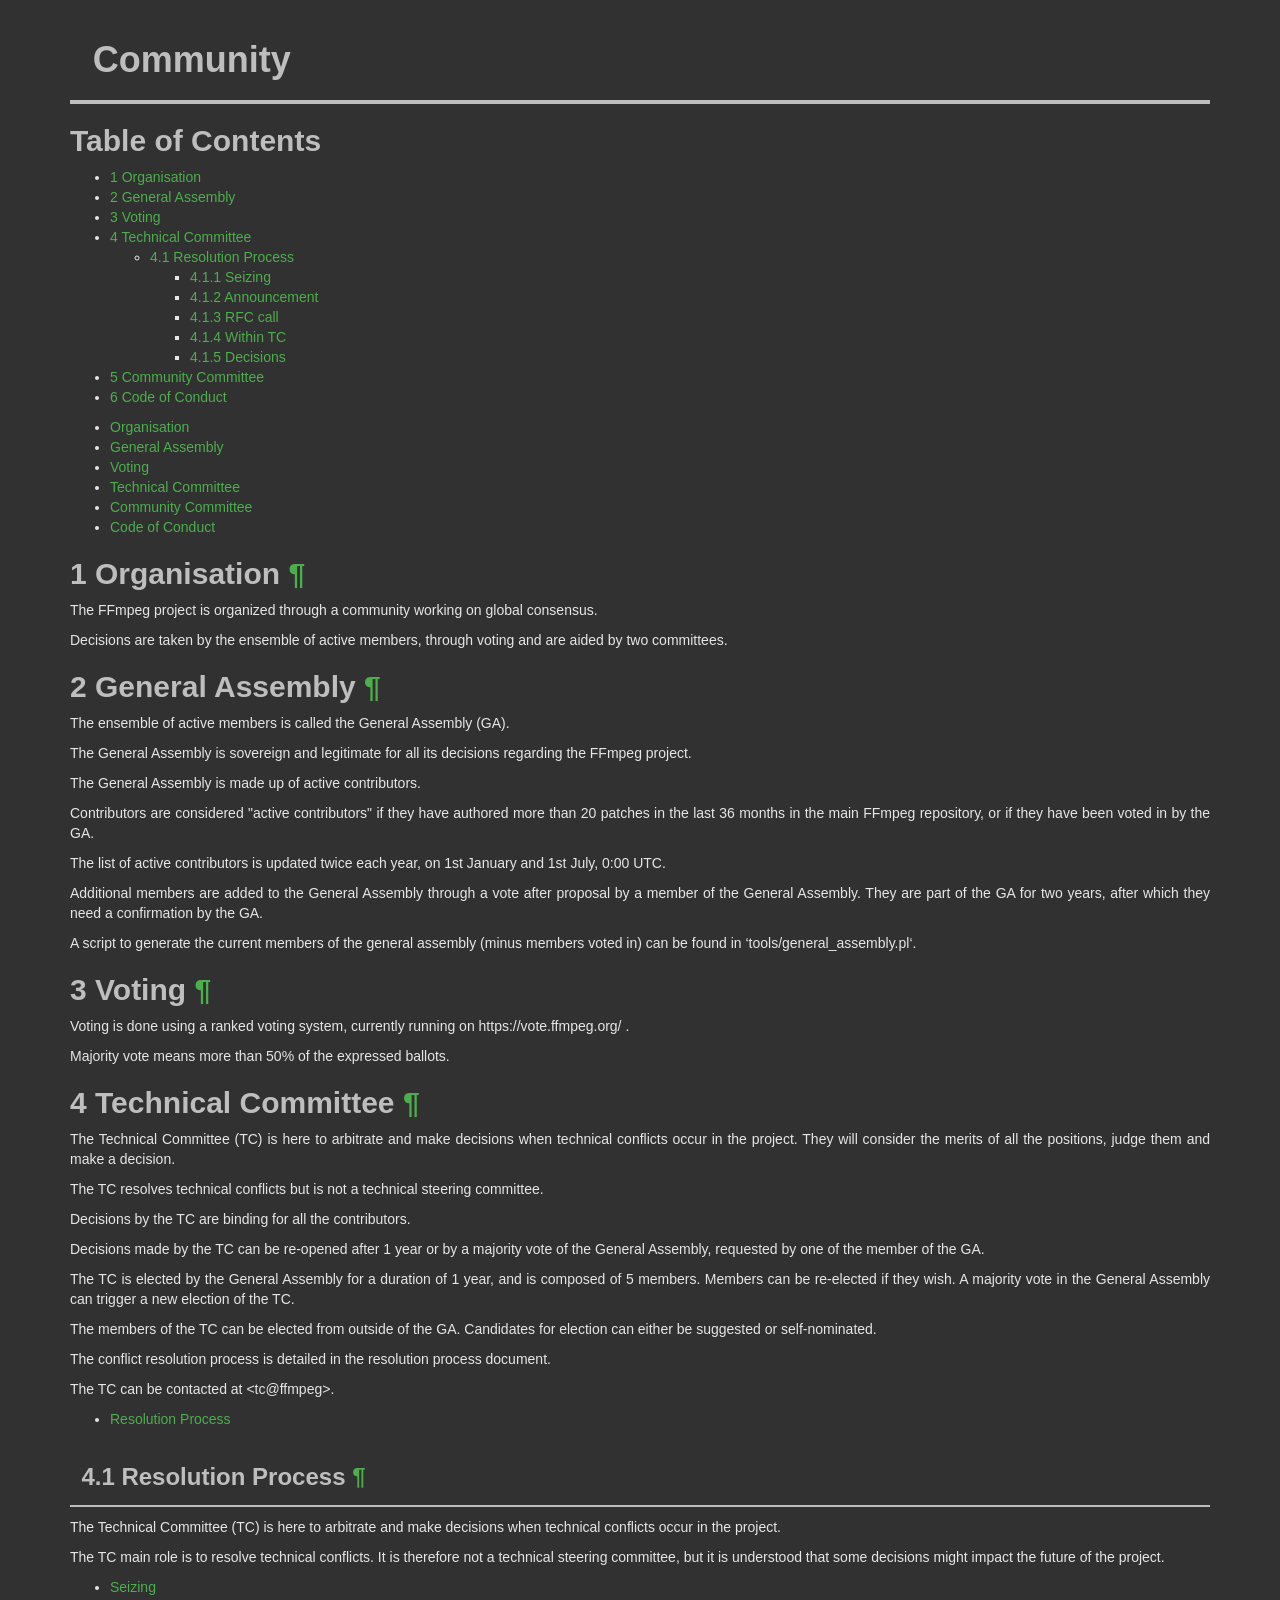
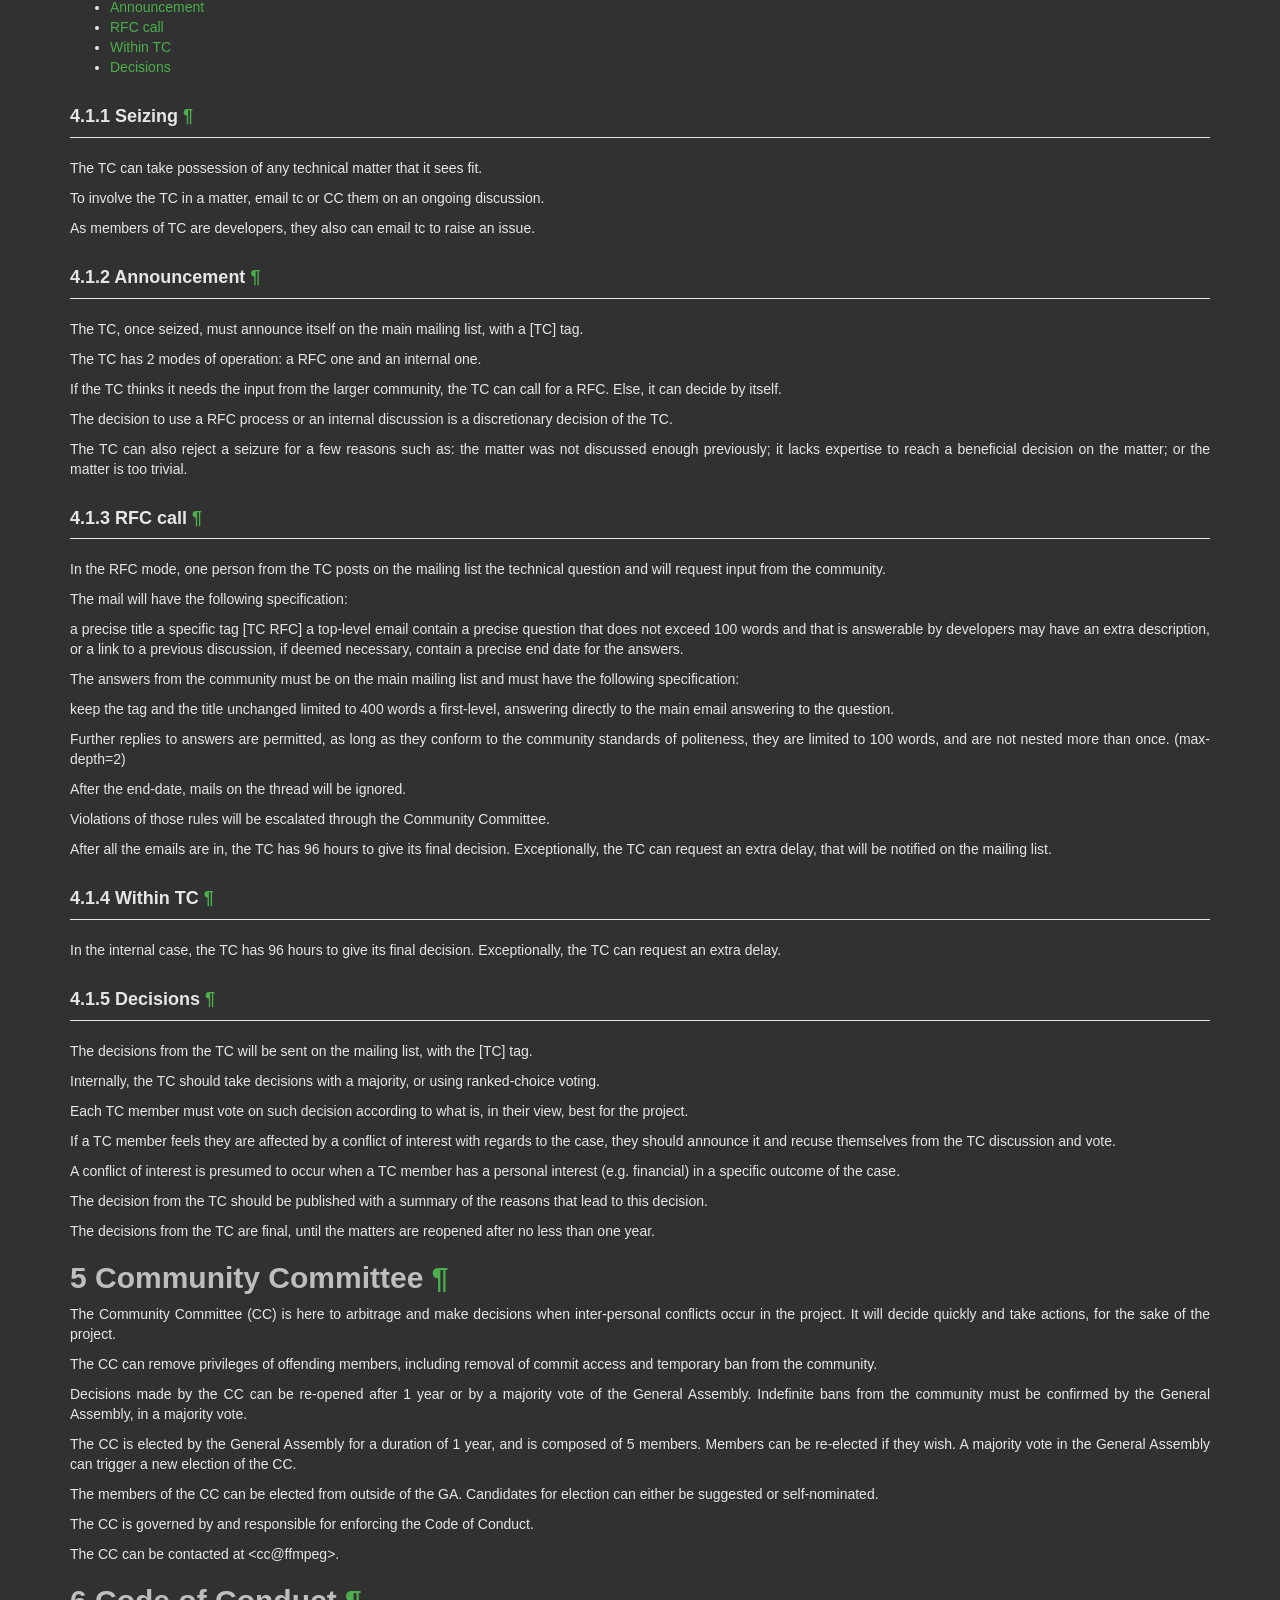
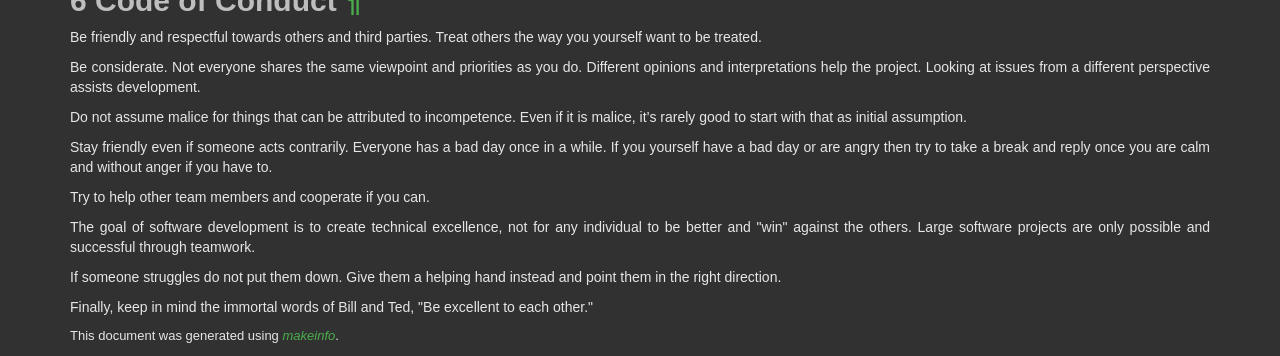
<file: ffmpeg-2024-11-18-git-970d57988d-full_build/doc/community.html>
<!DOCTYPE html PUBLIC "-//W3C//DTD HTML 4.01 Transitional//EN" "http://www.w3.org/TR/html4/loose.dtd">
<html>
<!-- Created by , GNU Texinfo 7.1.1 -->
  <head>
    <meta charset="utf-8">
    <title>
      Community
    </title>
    <meta name="viewport" content="width=device-width,initial-scale=1.0">
    <link rel="stylesheet" type="text/css" href="bootstrap.min.css">
    <link rel="stylesheet" type="text/css" href="style.min.css">
  </head>
  <body>
    <div class="container">
      <h1>
      Community
      </h1>


<div class="top-level-extent" id="SEC_Top">

<div class="element-contents" id="SEC_Contents">
<h2 class="contents-heading">Table of Contents</h2>

<div class="contents">

<ul class="toc-numbered-mark">
  <li><a id="toc-Organisation-1" href="#Organisation-1">1 Organisation</a></li>
  <li><a id="toc-General-Assembly-1" href="#General-Assembly-1">2 General Assembly</a></li>
  <li><a id="toc-Voting-1" href="#Voting-1">3 Voting</a></li>
  <li><a id="toc-Technical-Committee-1" href="#Technical-Committee-1">4 Technical Committee</a>
  <ul class="toc-numbered-mark">
    <li><a id="toc-Resolution-Process-1" href="#Resolution-Process-1">4.1 Resolution Process</a>
    <ul class="toc-numbered-mark">
      <li><a id="toc-Seizing" href="#Seizing">4.1.1 Seizing</a></li>
      <li><a id="toc-Announcement" href="#Announcement">4.1.2 Announcement</a></li>
      <li><a id="toc-RFC-call" href="#RFC-call">4.1.3 RFC call</a></li>
      <li><a id="toc-Within-TC" href="#Within-TC">4.1.4 Within TC</a></li>
      <li><a id="toc-Decisions" href="#Decisions">4.1.5 Decisions</a></li>
    </ul></li>
  </ul></li>
  <li><a id="toc-Community-Committee-1" href="#Community-Committee-1">5 Community Committee</a></li>
  <li><a id="toc-Code-of-Conduct-1" href="#Code-of-Conduct-1">6 Code of Conduct</a></li>
</ul>
</div>
</div>

<a class="anchor" id="Organisation"></a><ul class="mini-toc">
<li><a href="#Organisation-1" accesskey="1">Organisation</a></li>
<li><a href="#General-Assembly-1" accesskey="2">General Assembly</a></li>
<li><a href="#Voting-1" accesskey="3">Voting</a></li>
<li><a href="#Technical-Committee-1" accesskey="4">Technical Committee</a></li>
<li><a href="#Community-Committee-1" accesskey="5">Community Committee</a></li>
<li><a href="#Code-of-Conduct-1" accesskey="6">Code of Conduct</a></li>
</ul>
<div class="chapter-level-extent" id="Organisation-1">
<h2 class="chapter"><span>1 Organisation<a class="copiable-link" href="#Organisation-1"> &para;</a></span></h2>

<p>The FFmpeg project is organized through a community working on global consensus.
</p>
<p>Decisions are taken by the ensemble of active members, through voting and are aided by two committees.
</p>
<a class="anchor" id="General-Assembly"></a></div>
<div class="chapter-level-extent" id="General-Assembly-1">
<h2 class="chapter"><span>2 General Assembly<a class="copiable-link" href="#General-Assembly-1"> &para;</a></span></h2>

<p>The ensemble of active members is called the General Assembly (GA).
</p>
<p>The General Assembly is sovereign and legitimate for all its decisions regarding the FFmpeg project.
</p>
<p>The General Assembly is made up of active contributors.
</p>
<p>Contributors are considered &quot;active contributors&quot; if they have authored more than 20 patches in the last 36 months in the main FFmpeg repository, or if they have been voted in by the GA.
</p>
<p>The list of active contributors is updated twice each year, on 1st January and 1st July, 0:00 UTC.
</p>
<p>Additional members are added to the General Assembly through a vote after proposal by a member of the General Assembly. They are part of the GA for two years, after which they need a confirmation by the GA.
</p>
<p>A script to generate the current members of the general assembly (minus members voted in) can be found in &lsquo;tools/general_assembly.pl&lsquo;.
</p>
<a class="anchor" id="Voting"></a></div>
<div class="chapter-level-extent" id="Voting-1">
<h2 class="chapter"><span>3 Voting<a class="copiable-link" href="#Voting-1"> &para;</a></span></h2>

<p>Voting is done using a ranked voting system, currently running on https://vote.ffmpeg.org/ .
</p>
<p>Majority vote means more than 50% of the expressed ballots.
</p>
<a class="anchor" id="Technical-Committee"></a></div>
<div class="chapter-level-extent" id="Technical-Committee-1">
<h2 class="chapter"><span>4 Technical Committee<a class="copiable-link" href="#Technical-Committee-1"> &para;</a></span></h2>

<p>The Technical Committee (TC) is here to arbitrate and make decisions when technical conflicts occur in the project. They will consider the merits of all the positions, judge them and make a decision.
</p>
<p>The TC resolves technical conflicts but is not a technical steering committee.
</p>
<p>Decisions by the TC are binding for all the contributors.
</p>
<p>Decisions made by the TC can be re-opened after 1 year or by a majority vote of the General Assembly, requested by one of the member of the GA.
</p>
<p>The TC is elected by the General Assembly for a duration of 1 year, and is composed of 5 members. Members can be re-elected if they wish. A majority vote in the General Assembly can trigger a new election of the TC.
</p>
<p>The members of the TC can be elected from outside of the GA. Candidates for election can either be suggested or self-nominated.
</p>
<p>The conflict resolution process is detailed in the resolution process document.
</p>
<p>The TC can be contacted at &lt;tc@ffmpeg&gt;.
</p>
<a class="anchor" id="Resolution-Process"></a><ul class="mini-toc">
<li><a href="#Resolution-Process-1" accesskey="1">Resolution Process</a></li>
</ul>
<div class="section-level-extent" id="Resolution-Process-1">
<h3 class="section"><span>4.1 Resolution Process<a class="copiable-link" href="#Resolution-Process-1"> &para;</a></span></h3>

<p>The Technical Committee (TC) is here to arbitrate and make decisions when technical conflicts occur in the project.
</p>
<p>The TC main role is to resolve technical conflicts. It is therefore not a technical steering committee, but it is understood that some decisions might impact the future of the project.
</p>
<ul class="mini-toc">
<li><a href="#Seizing" accesskey="1">Seizing</a></li>
<li><a href="#Announcement" accesskey="2">Announcement</a></li>
<li><a href="#RFC-call" accesskey="3">RFC call</a></li>
<li><a href="#Within-TC" accesskey="4">Within TC</a></li>
<li><a href="#Decisions" accesskey="5">Decisions</a></li>
</ul>
<div class="subsection-level-extent" id="Seizing">
<h4 class="subsection"><span>4.1.1 Seizing<a class="copiable-link" href="#Seizing"> &para;</a></span></h4>

<p>The TC can take possession of any technical matter that it sees fit.
</p>
<p>To involve the TC in a matter, email tc&nbsp;or CC them on an ongoing discussion.
</p>
<p>As members of TC are developers, they also can email tc&nbsp;to raise an issue.
</p></div>
<div class="subsection-level-extent" id="Announcement">
<h4 class="subsection"><span>4.1.2 Announcement<a class="copiable-link" href="#Announcement"> &para;</a></span></h4>

<p>The TC, once seized, must announce itself on the main mailing list, with a [TC] tag.
</p>
<p>The TC has 2 modes of operation: a RFC one and an internal one.
</p>
<p>If the TC thinks it needs the input from the larger community, the TC can call for a RFC. Else, it can decide by itself.
</p>
<p>The decision to use a RFC process or an internal discussion is a discretionary decision of the TC.
</p>
<p>The TC can also reject a seizure for a few reasons such as: the matter was not discussed enough previously; it lacks expertise to reach a beneficial decision on the matter; or the matter is too trivial.
</p></div>
<div class="subsection-level-extent" id="RFC-call">
<h4 class="subsection"><span>4.1.3 RFC call<a class="copiable-link" href="#RFC-call"> &para;</a></span></h4>

<p>In the RFC mode, one person from the TC posts on the mailing list the technical question and will request input from the community.
</p>
<p>The mail will have the following specification:
</p>
<p>a precise title
    a specific tag [TC RFC]
    a top-level email
    contain a precise question that does not exceed 100 words and that is answerable by developers
    may have an extra description, or a link to a previous discussion, if deemed necessary,
    contain a precise end date for the answers.
</p>
<p>The answers from the community must be on the main mailing list and must have the following specification:
</p>
<p>keep the tag and the title unchanged
    limited to 400 words
    a first-level, answering directly to the main email
    answering to the question.
</p>
<p>Further replies to answers are permitted, as long as they conform to the community standards of politeness, they are limited to 100 words, and are not nested more than once. (max-depth=2)
</p>
<p>After the end-date, mails on the thread will be ignored.
</p>
<p>Violations of those rules will be escalated through the Community Committee.
</p>
<p>After all the emails are in, the TC has 96 hours to give its final decision. Exceptionally, the TC can request an extra delay, that will be notified on the mailing list.
</p></div>
<div class="subsection-level-extent" id="Within-TC">
<h4 class="subsection"><span>4.1.4 Within TC<a class="copiable-link" href="#Within-TC"> &para;</a></span></h4>

<p>In the internal case, the TC has 96 hours to give its final decision. Exceptionally, the TC can request an extra delay.
</p></div>
<div class="subsection-level-extent" id="Decisions">
<h4 class="subsection"><span>4.1.5 Decisions<a class="copiable-link" href="#Decisions"> &para;</a></span></h4>

<p>The decisions from the TC will be sent on the mailing list, with the [TC] tag.
</p>
<p>Internally, the TC should take decisions with a majority, or using ranked-choice voting.
</p>
<p>Each TC member must vote on such decision according to what is, in their view, best for the project.
</p>
<p>If a TC member feels they are affected by a conflict of interest with regards to the case, they should announce it and recuse themselves from the TC
discussion and vote.
</p>
<p>A conflict of interest is presumed to occur when a TC member has a personal interest (e.g. financial) in a specific outcome of the case.
</p>
<p>The decision from the TC should be published with a summary of the reasons that lead to this decision.
</p>
<p>The decisions from the TC are final, until the matters are reopened after no less than one year.
</p>
<a class="anchor" id="Community-Committee"></a></div>
</div>
</div>
<div class="chapter-level-extent" id="Community-Committee-1">
<h2 class="chapter"><span>5 Community Committee<a class="copiable-link" href="#Community-Committee-1"> &para;</a></span></h2>

<p>The Community Committee (CC) is here to arbitrage and make decisions when inter-personal conflicts occur in the project. It will decide quickly and take actions, for the sake of the project.
</p>
<p>The CC can remove privileges of offending members, including removal of commit access and temporary ban from the community.
</p>
<p>Decisions made by the CC can be re-opened after 1 year or by a majority vote of the General Assembly. Indefinite bans from the community must be confirmed by the General Assembly, in a majority vote.
</p>
<p>The CC is elected by the General Assembly for a duration of 1 year, and is composed of 5 members. Members can be re-elected if they wish. A majority vote in the General Assembly can trigger a new election of the CC.
</p>
<p>The members of the CC can be elected from outside of the GA. Candidates for election can either be suggested or self-nominated.
</p>
<p>The CC is governed by and responsible for enforcing the Code of Conduct.
</p>
<p>The CC can be contacted at &lt;cc@ffmpeg&gt;.
</p>
<a class="anchor" id="Code-of-Conduct"></a></div>
<div class="chapter-level-extent" id="Code-of-Conduct-1">
<h2 class="chapter"><span>6 Code of Conduct<a class="copiable-link" href="#Code-of-Conduct-1"> &para;</a></span></h2>

<p>Be friendly and respectful towards others and third parties.
Treat others the way you yourself want to be treated.
</p>
<p>Be considerate. Not everyone shares the same viewpoint and priorities as you do.
Different opinions and interpretations help the project.
Looking at issues from a different perspective assists development.
</p>
<p>Do not assume malice for things that can be attributed to incompetence. Even if
it is malice, it&rsquo;s rarely good to start with that as initial assumption.
</p>
<p>Stay friendly even if someone acts contrarily. Everyone has a bad day
once in a while.
If you yourself have a bad day or are angry then try to take a break and reply
once you are calm and without anger if you have to.
</p>
<p>Try to help other team members and cooperate if you can.
</p>
<p>The goal of software development is to create technical excellence, not for any
individual to be better and &quot;win&quot; against the others. Large software projects
are only possible and successful through teamwork.
</p>
<p>If someone struggles do not put them down. Give them a helping hand
instead and point them in the right direction.
</p>
<p>Finally, keep in mind the immortal words of Bill and Ted,
&quot;Be excellent to each other.&quot;
</p>
</div>
</div>
      <p style="font-size: small;">
        This document was generated using <a class="uref" href="https://www.gnu.org/software/texinfo/"><em class="emph">makeinfo</em></a>.
      </p>
    </div>
  </body>
</html>
</file>
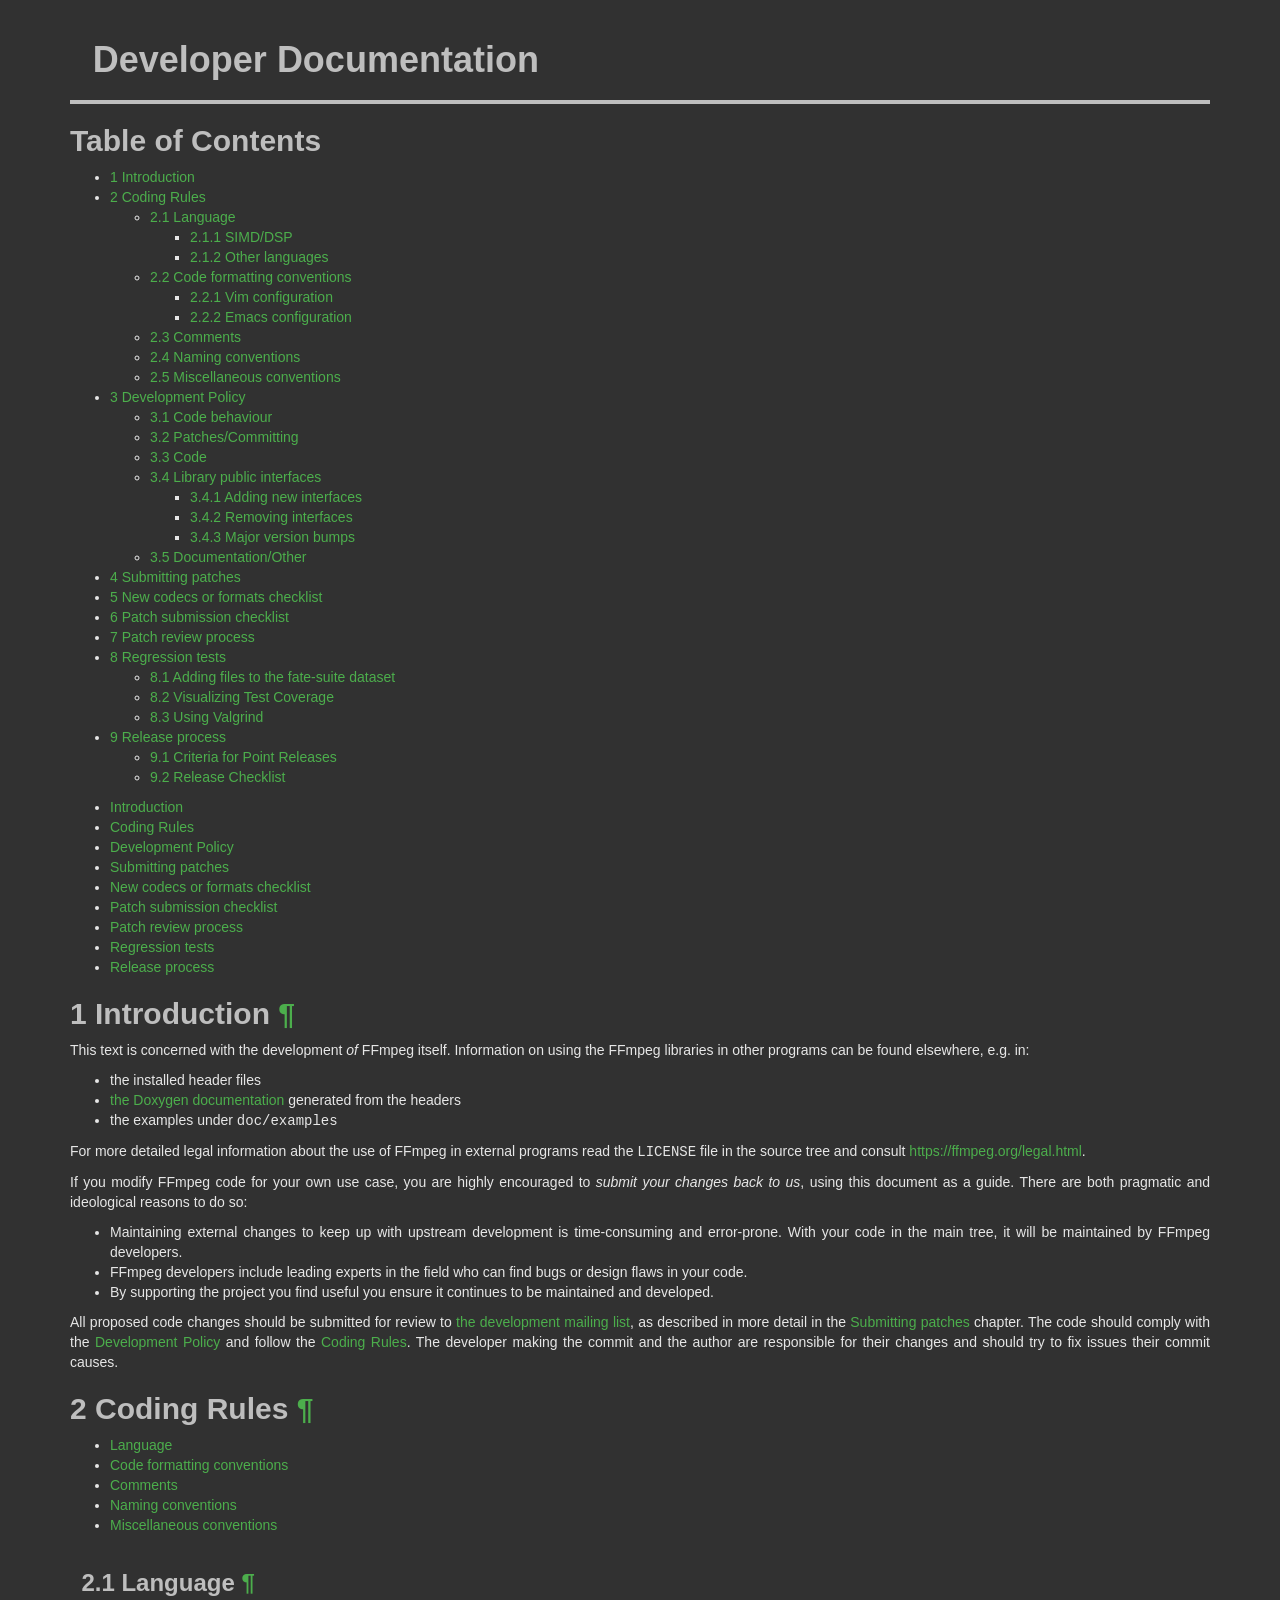
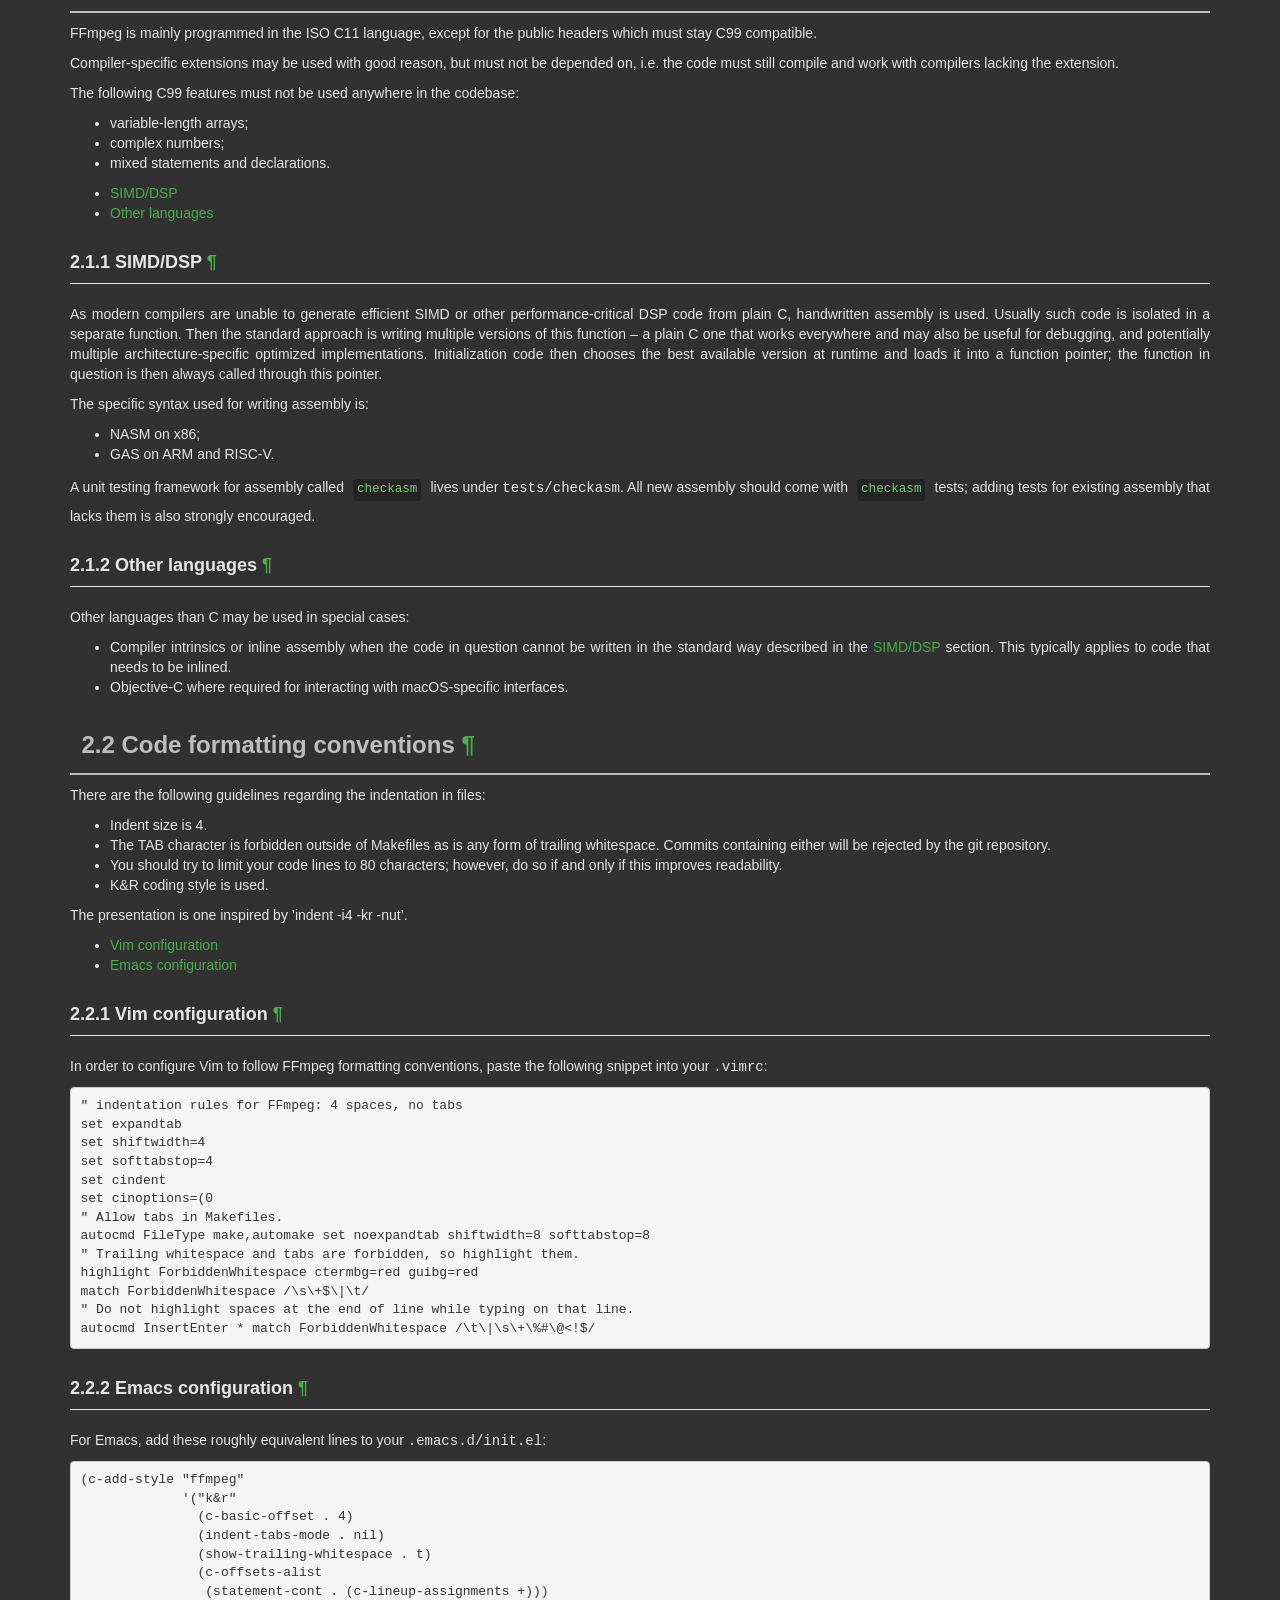
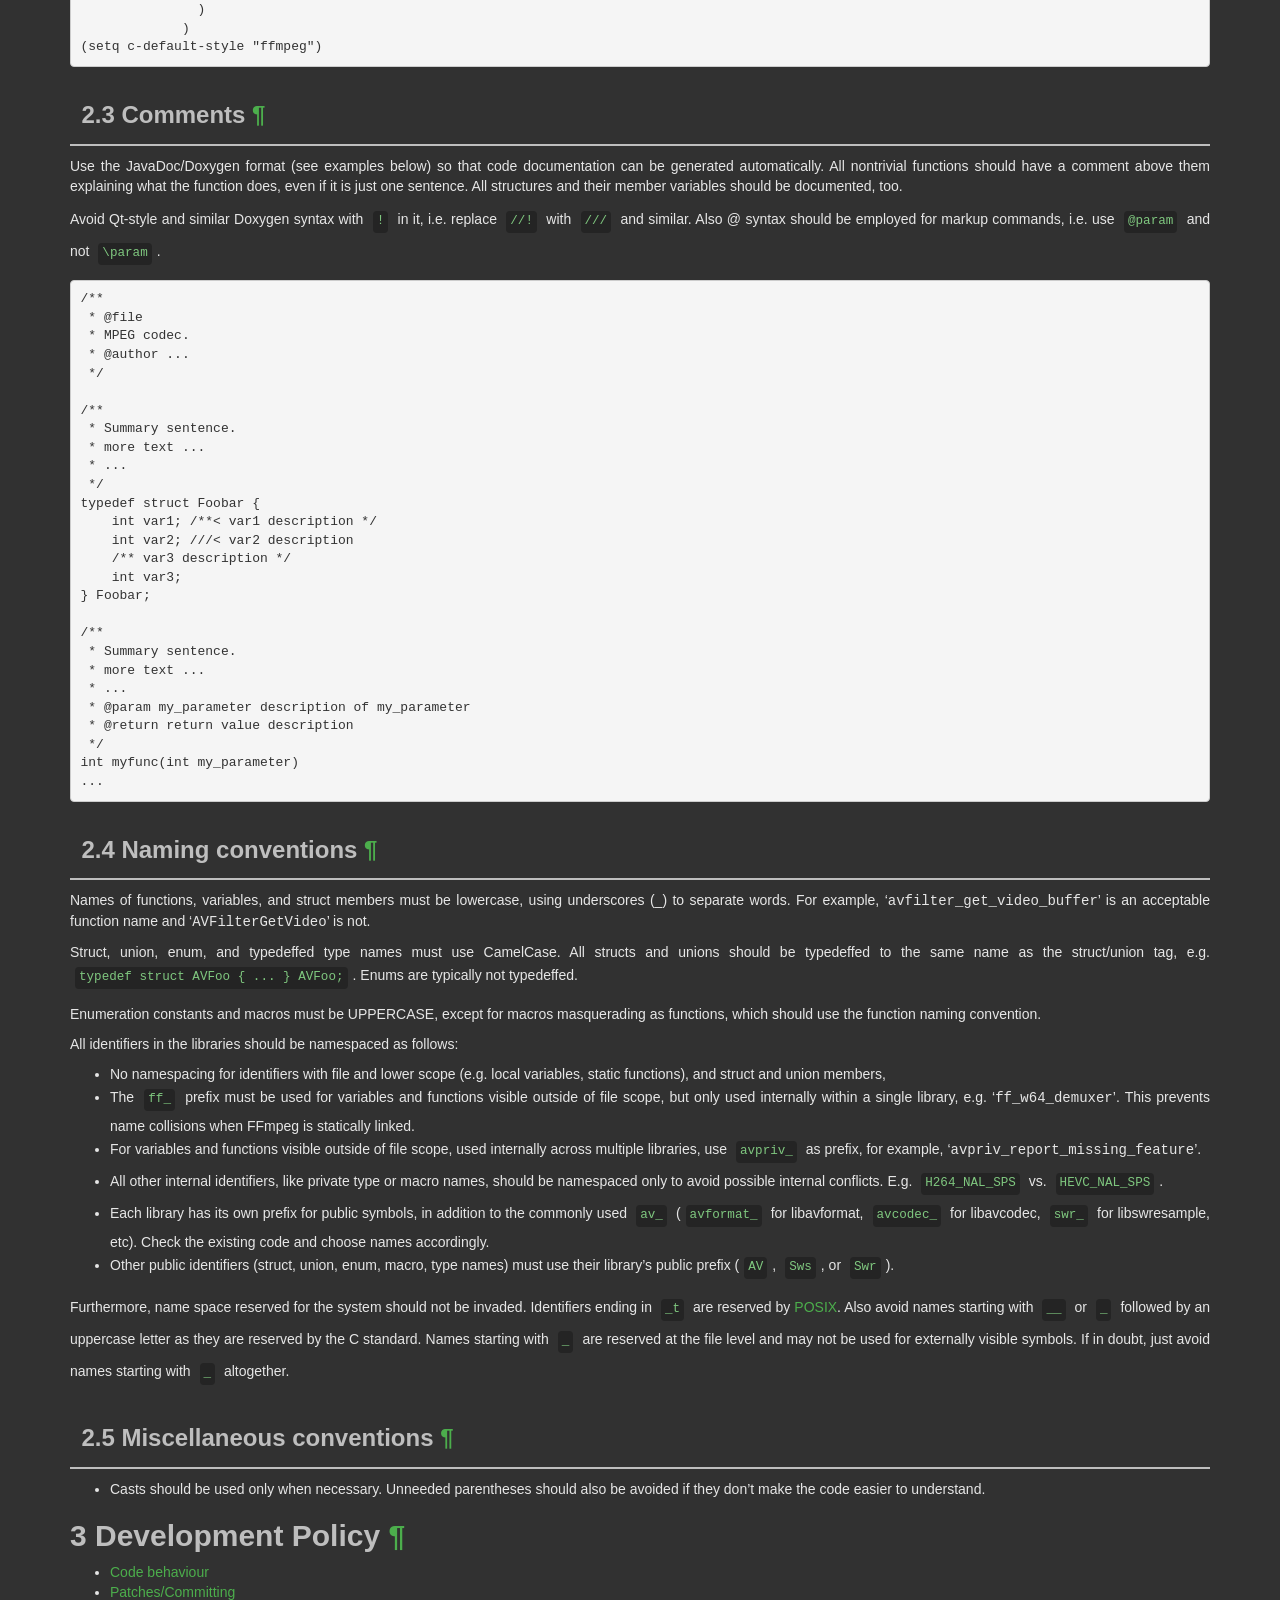
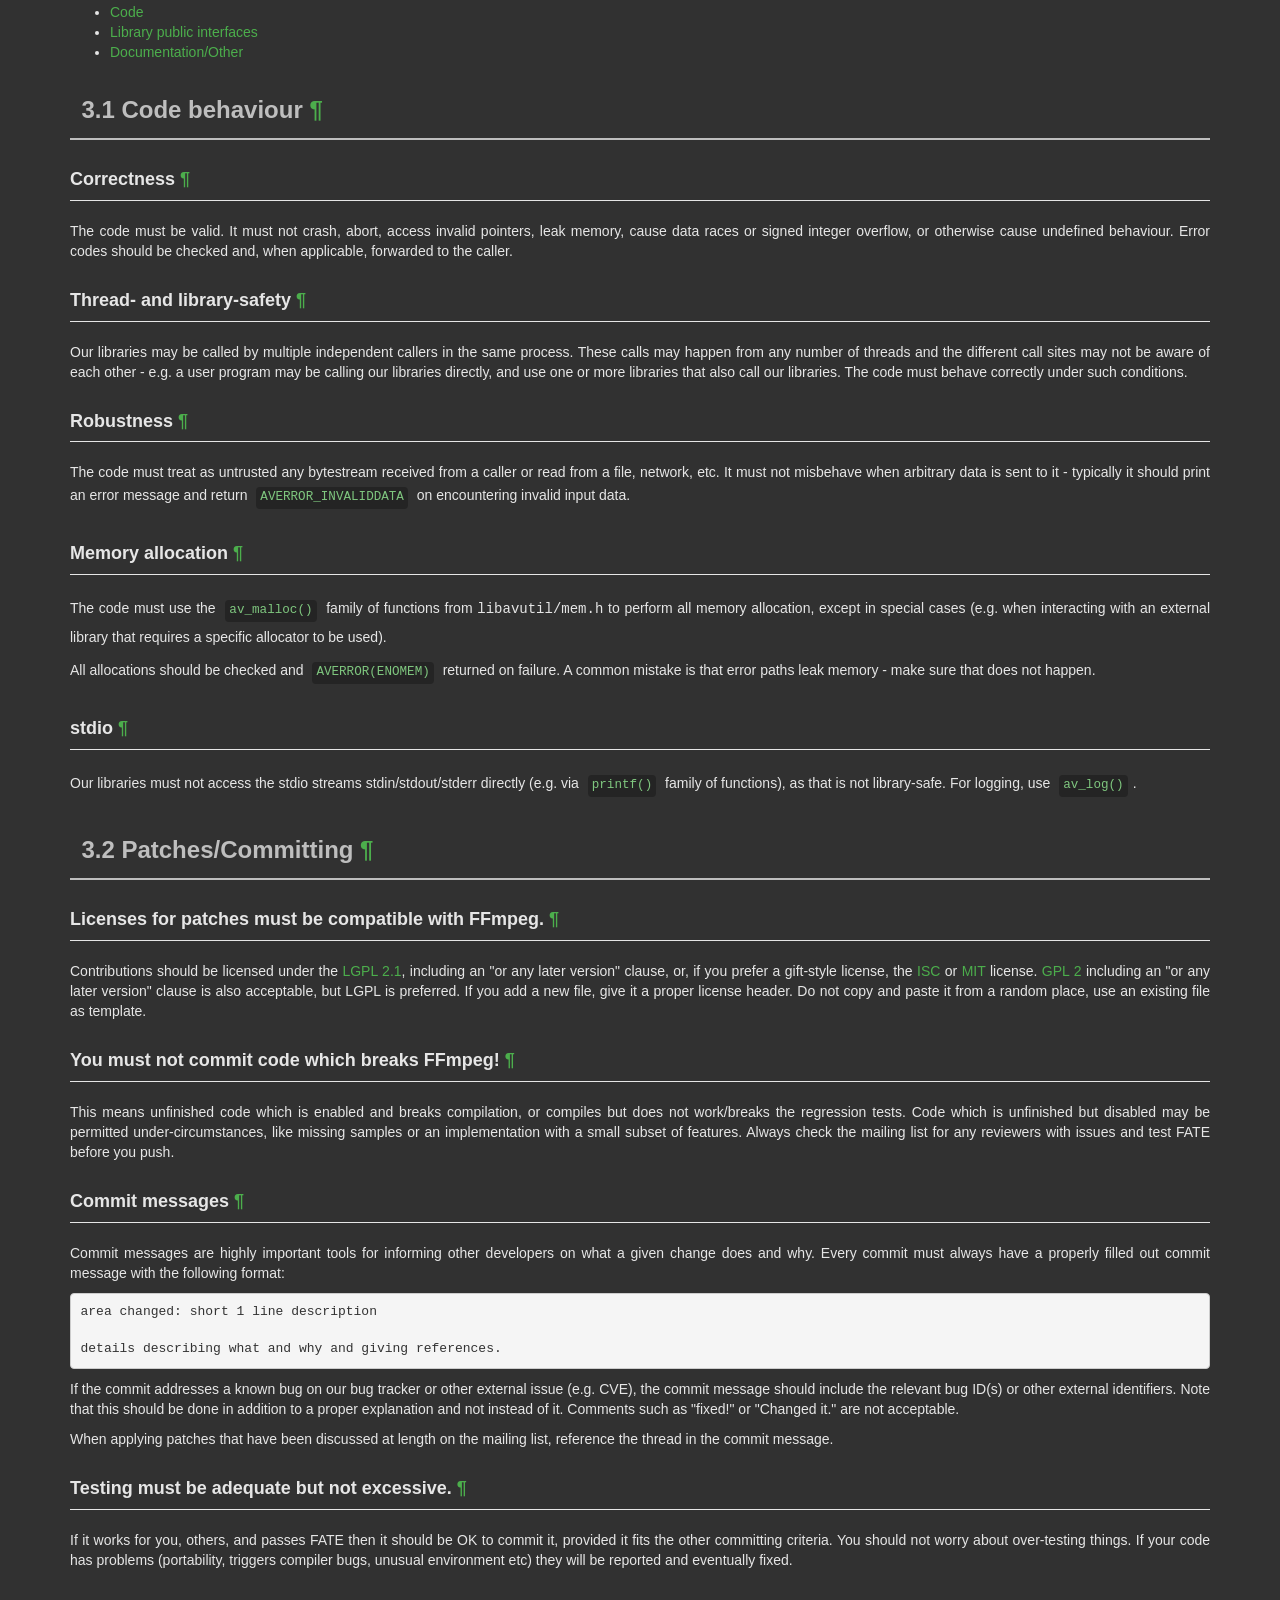
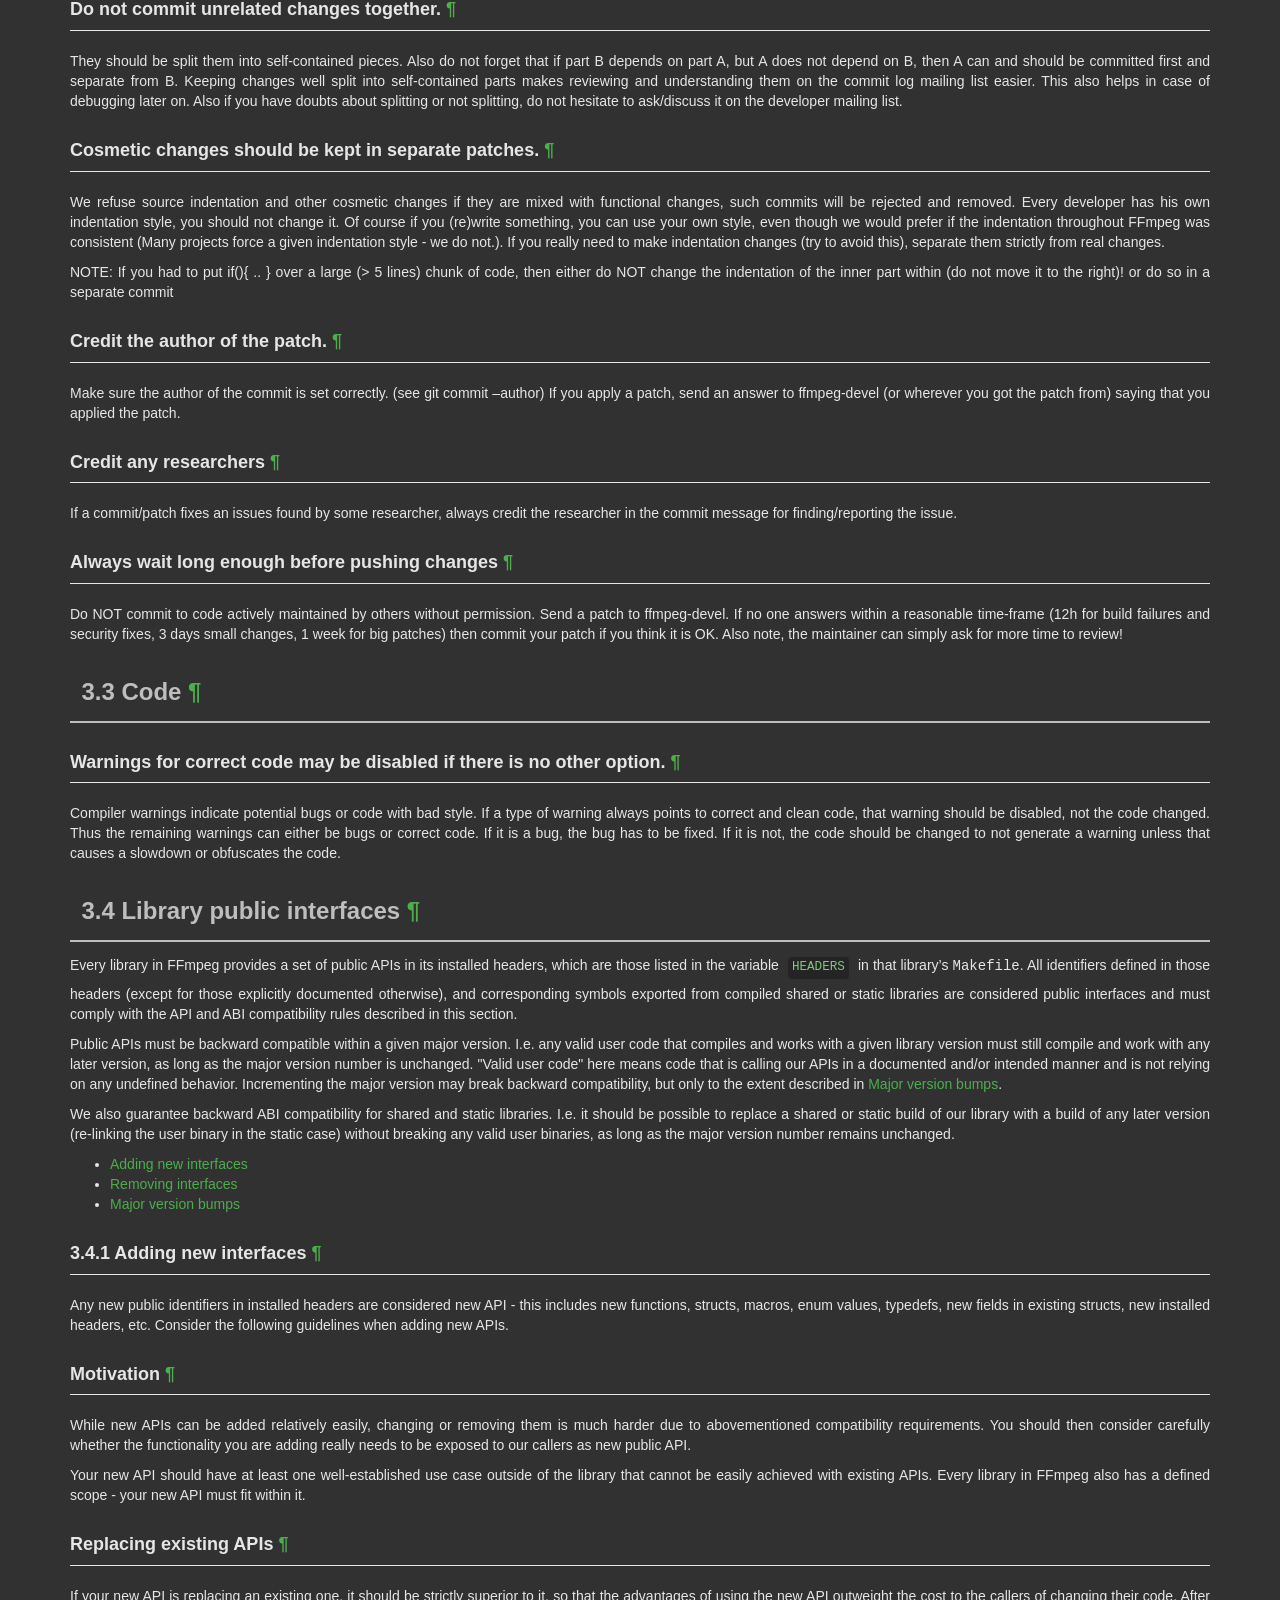
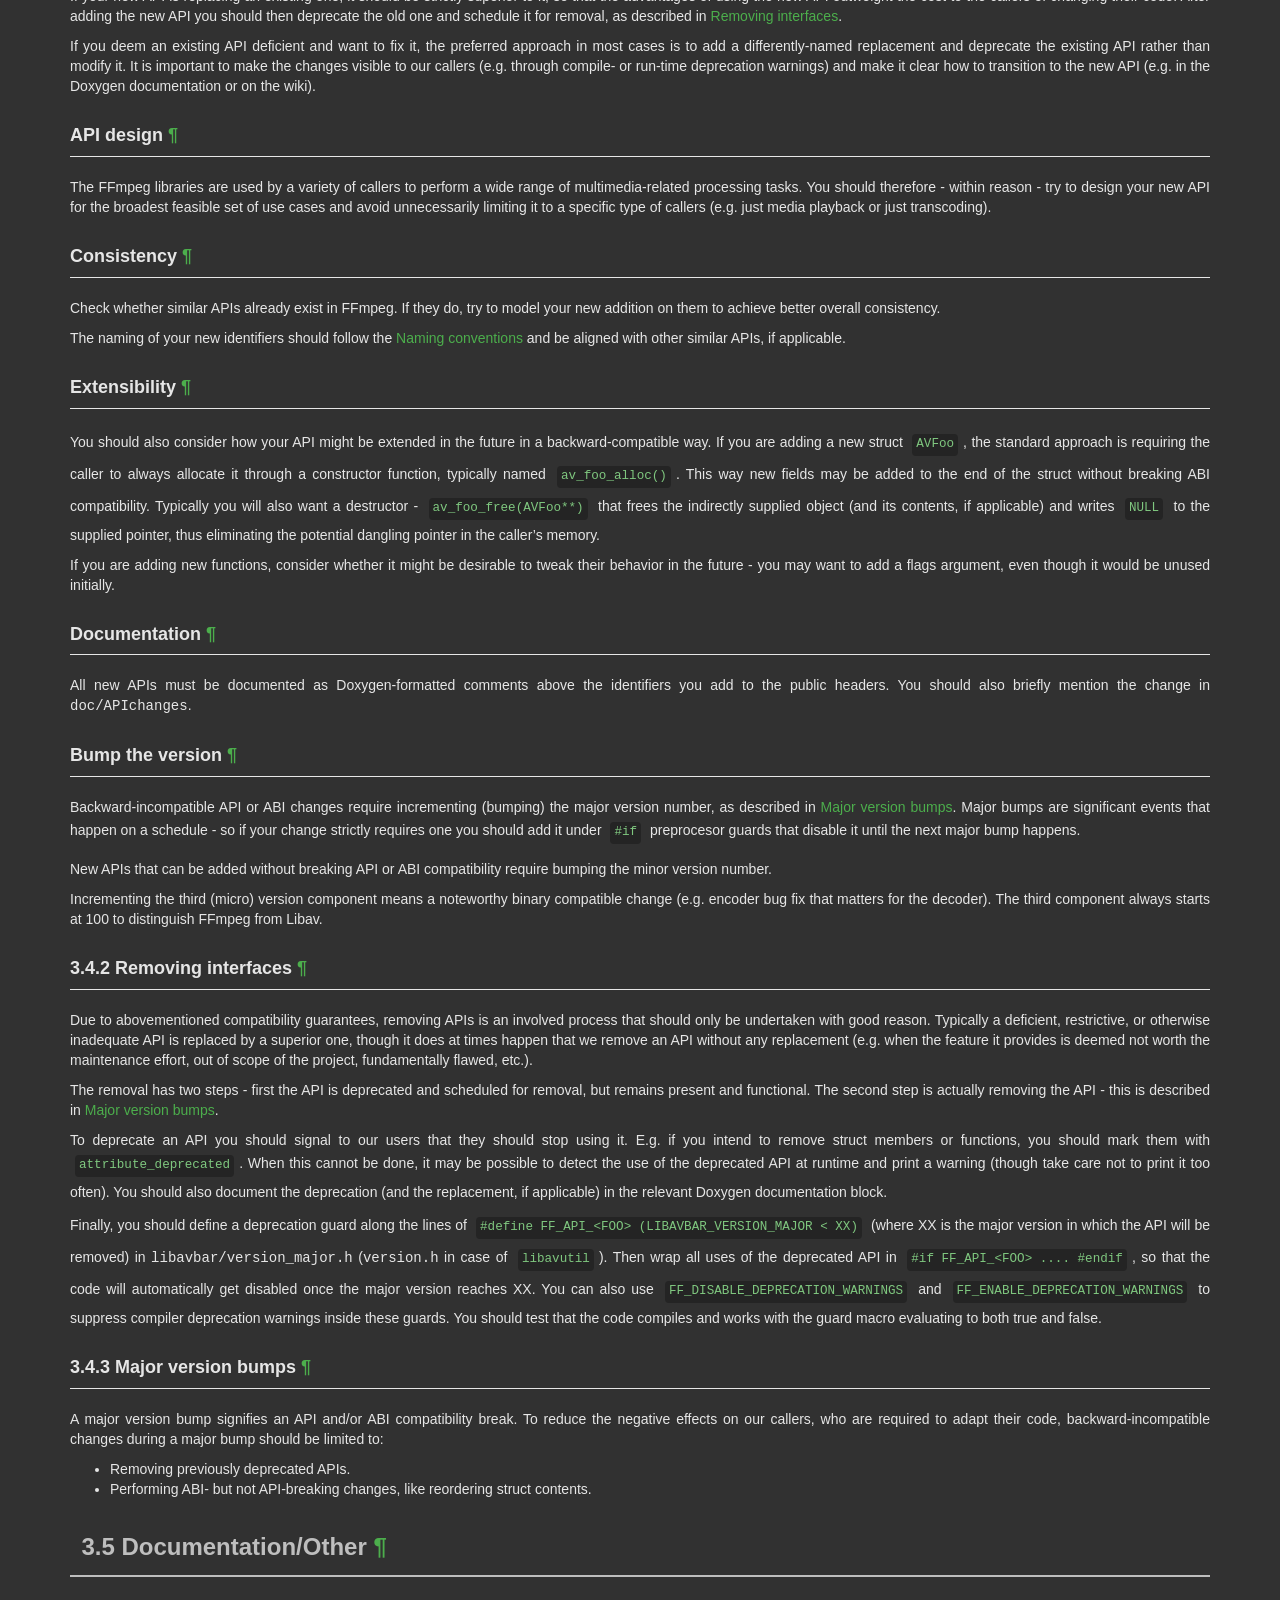
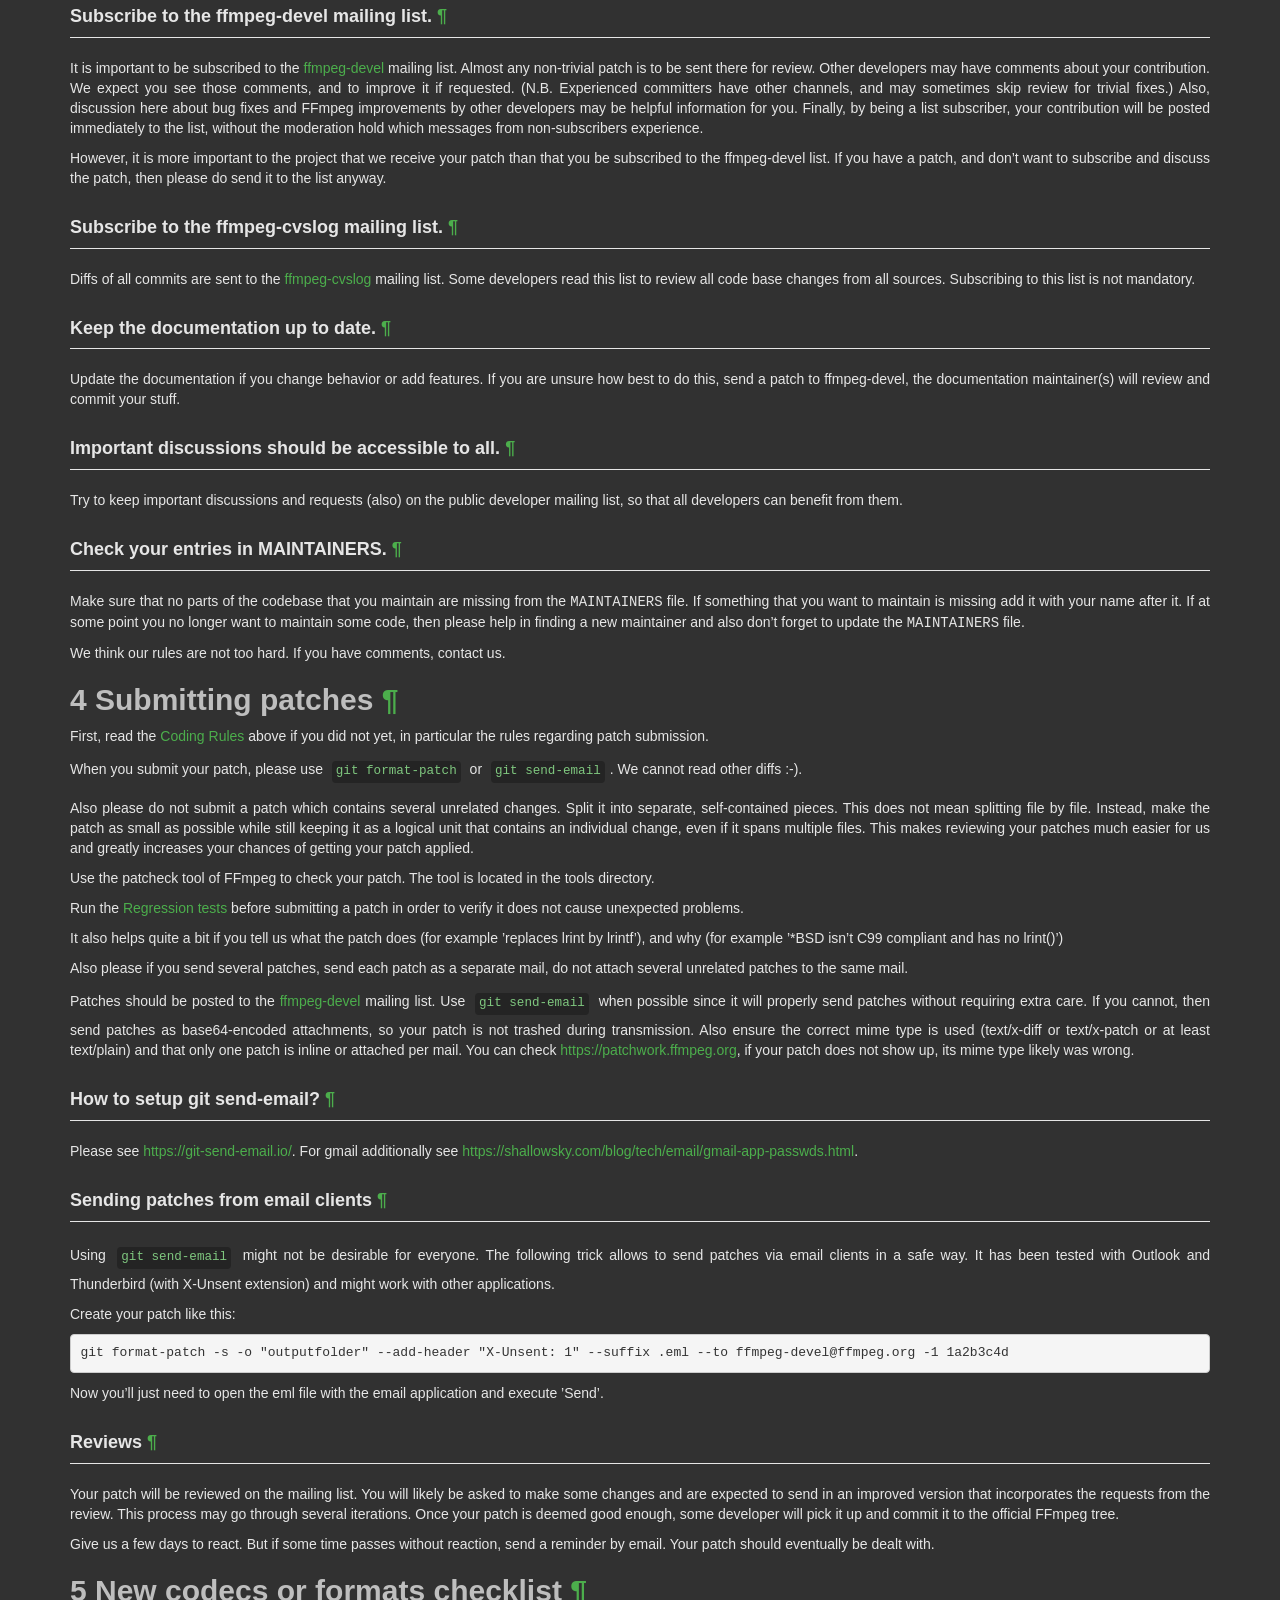
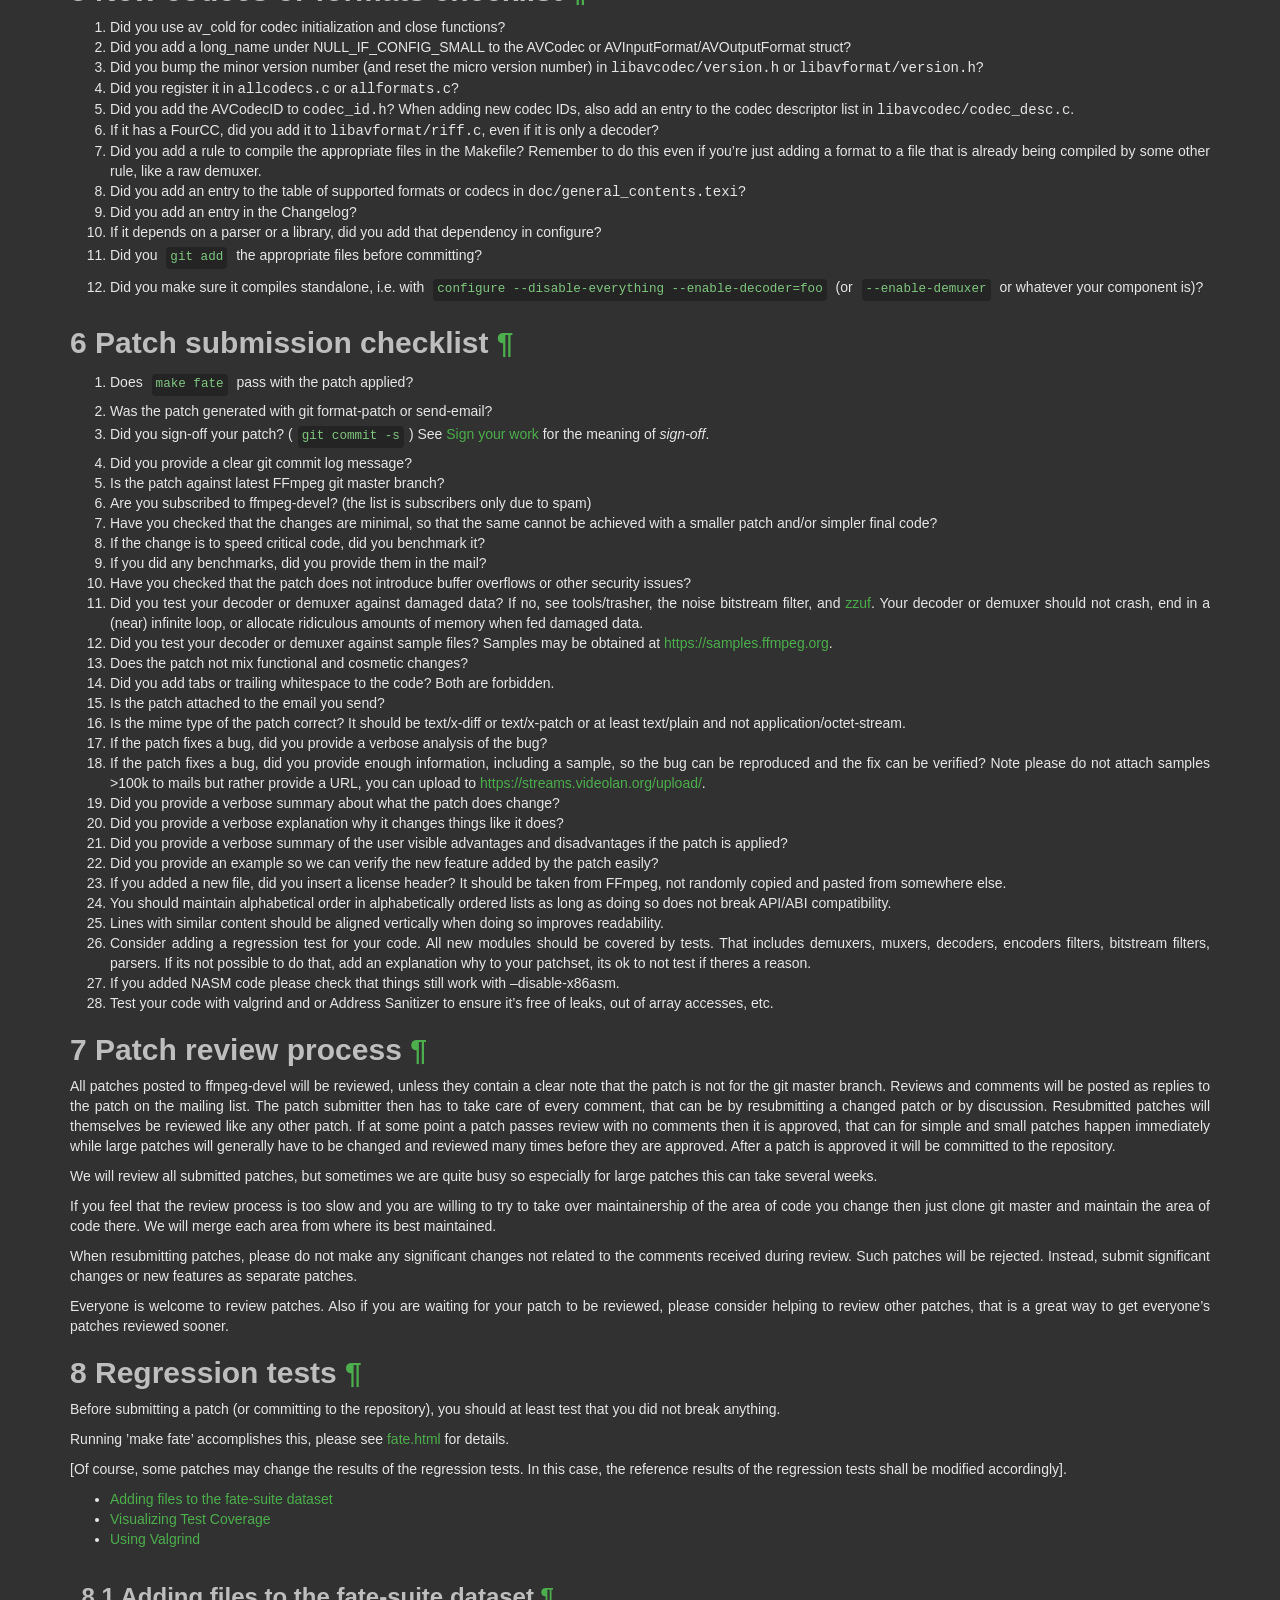
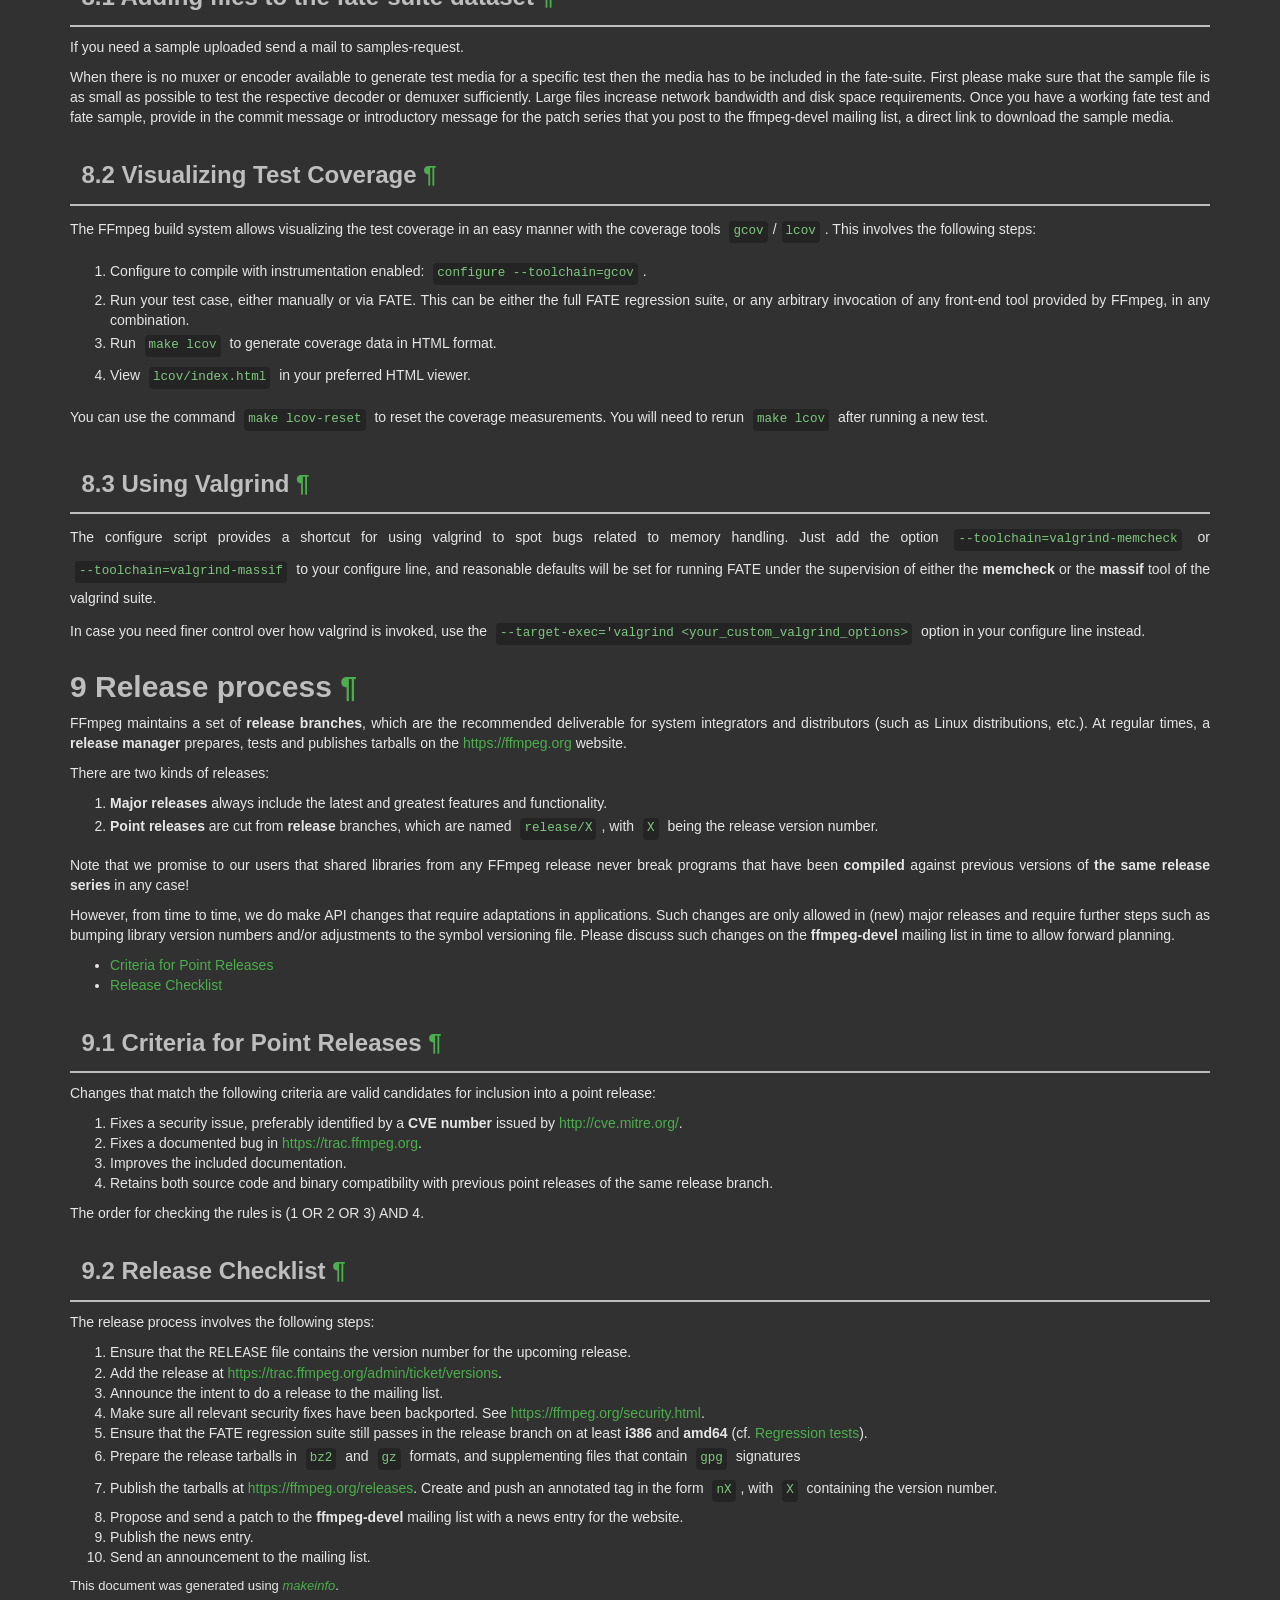
<file: ffmpeg-2024-11-18-git-970d57988d-full_build/doc/developer.html>
<!DOCTYPE html PUBLIC "-//W3C//DTD HTML 4.01 Transitional//EN" "http://www.w3.org/TR/html4/loose.dtd">
<html>
<!-- Created by , GNU Texinfo 7.1.1 -->
  <head>
    <meta charset="utf-8">
    <title>
      Developer Documentation
    </title>
    <meta name="viewport" content="width=device-width,initial-scale=1.0">
    <link rel="stylesheet" type="text/css" href="bootstrap.min.css">
    <link rel="stylesheet" type="text/css" href="style.min.css">
  </head>
  <body>
    <div class="container">
      <h1>
      Developer Documentation
      </h1>


<div class="top-level-extent" id="SEC_Top">

<div class="element-contents" id="SEC_Contents">
<h2 class="contents-heading">Table of Contents</h2>

<div class="contents">

<ul class="toc-numbered-mark">
  <li><a id="toc-Introduction" href="#Introduction">1 Introduction</a></li>
  <li><a id="toc-Coding-Rules-1" href="#Coding-Rules-1">2 Coding Rules</a>
  <ul class="toc-numbered-mark">
    <li><a id="toc-Language" href="#Language">2.1 Language</a>
    <ul class="toc-numbered-mark">
      <li><a id="toc-SIMD_002fDSP-1" href="#SIMD_002fDSP-1">2.1.1 SIMD/DSP</a></li>
      <li><a id="toc-Other-languages" href="#Other-languages">2.1.2 Other languages</a></li>
    </ul></li>
    <li><a id="toc-Code-formatting-conventions" href="#Code-formatting-conventions">2.2 Code formatting conventions</a>
    <ul class="toc-numbered-mark">
      <li><a id="toc-Vim-configuration" href="#Vim-configuration">2.2.1 Vim configuration</a></li>
      <li><a id="toc-Emacs-configuration" href="#Emacs-configuration">2.2.2 Emacs configuration</a></li>
    </ul></li>
    <li><a id="toc-Comments" href="#Comments">2.3 Comments</a></li>
    <li><a id="toc-Naming-conventions-1" href="#Naming-conventions-1">2.4 Naming conventions</a></li>
    <li><a id="toc-Miscellaneous-conventions" href="#Miscellaneous-conventions">2.5 Miscellaneous conventions</a></li>
  </ul></li>
  <li><a id="toc-Development-Policy-1" href="#Development-Policy-1">3 Development Policy</a>
  <ul class="toc-numbered-mark">
    <li><a id="toc-Code-behaviour" href="#Code-behaviour">3.1 Code behaviour</a></li>
    <li><a id="toc-Patches_002fCommitting" href="#Patches_002fCommitting">3.2 Patches/Committing</a></li>
    <li><a id="toc-Code" href="#Code">3.3 Code</a></li>
    <li><a id="toc-Library-public-interfaces" href="#Library-public-interfaces">3.4 Library public interfaces</a>
    <ul class="toc-numbered-mark">
      <li><a id="toc-Adding-new-interfaces" href="#Adding-new-interfaces">3.4.1 Adding new interfaces</a></li>
      <li><a id="toc-Removing-interfaces-1" href="#Removing-interfaces-1">3.4.2 Removing interfaces</a></li>
      <li><a id="toc-Major-version-bumps-1" href="#Major-version-bumps-1">3.4.3 Major version bumps</a></li>
    </ul></li>
    <li><a id="toc-Documentation_002fOther" href="#Documentation_002fOther">3.5 Documentation/Other</a></li>
  </ul></li>
  <li><a id="toc-Submitting-patches-1" href="#Submitting-patches-1">4 Submitting patches</a></li>
  <li><a id="toc-New-codecs-or-formats-checklist" href="#New-codecs-or-formats-checklist">5 New codecs or formats checklist</a></li>
  <li><a id="toc-Patch-submission-checklist" href="#Patch-submission-checklist">6 Patch submission checklist</a></li>
  <li><a id="toc-Patch-review-process" href="#Patch-review-process">7 Patch review process</a></li>
  <li><a id="toc-Regression-tests-1" href="#Regression-tests-1">8 Regression tests</a>
  <ul class="toc-numbered-mark">
    <li><a id="toc-Adding-files-to-the-fate_002dsuite-dataset" href="#Adding-files-to-the-fate_002dsuite-dataset">8.1 Adding files to the fate-suite dataset</a></li>
    <li><a id="toc-Visualizing-Test-Coverage" href="#Visualizing-Test-Coverage">8.2 Visualizing Test Coverage</a></li>
    <li><a id="toc-Using-Valgrind" href="#Using-Valgrind">8.3 Using Valgrind</a></li>
  </ul></li>
  <li><a id="toc-Release-process-1" href="#Release-process-1">9 Release process</a>
  <ul class="toc-numbered-mark">
    <li><a id="toc-Criteria-for-Point-Releases-1" href="#Criteria-for-Point-Releases-1">9.1 Criteria for Point Releases</a></li>
    <li><a id="toc-Release-Checklist" href="#Release-Checklist">9.2 Release Checklist</a></li>
  </ul></li>
</ul>
</div>
</div>

<ul class="mini-toc">
<li><a href="#Introduction" accesskey="1">Introduction</a></li>
<li><a href="#Coding-Rules-1" accesskey="2">Coding Rules</a></li>
<li><a href="#Development-Policy-1" accesskey="3">Development Policy</a></li>
<li><a href="#Submitting-patches-1" accesskey="4">Submitting patches</a></li>
<li><a href="#New-codecs-or-formats-checklist" accesskey="5">New codecs or formats checklist</a></li>
<li><a href="#Patch-submission-checklist" accesskey="6">Patch submission checklist</a></li>
<li><a href="#Patch-review-process" accesskey="7">Patch review process</a></li>
<li><a href="#Regression-tests-1" accesskey="8">Regression tests</a></li>
<li><a href="#Release-process-1" accesskey="9">Release process</a></li>
</ul>
<div class="chapter-level-extent" id="Introduction">
<h2 class="chapter"><span>1 Introduction<a class="copiable-link" href="#Introduction"> &para;</a></span></h2>

<p>This text is concerned with the development <em class="emph">of</em> FFmpeg itself. Information
on using the FFmpeg libraries in other programs can be found elsewhere, e.g. in:
</p><ul class="itemize mark-bullet">
<li>the installed header files
</li><li><a class="url" href="http://ffmpeg.org/doxygen/trunk/index.html">the Doxygen documentation</a>
generated from the headers
</li><li>the examples under <samp class="file">doc/examples</samp>
</li></ul>

<p>For more detailed legal information about the use of FFmpeg in
external programs read the <samp class="file">LICENSE</samp> file in the source tree and
consult <a class="url" href="https://ffmpeg.org/legal.html">https://ffmpeg.org/legal.html</a>.
</p>
<p>If you modify FFmpeg code for your own use case, you are highly encouraged to
<em class="emph">submit your changes back to us</em>, using this document as a guide. There are
both pragmatic and ideological reasons to do so:
</p><ul class="itemize mark-bullet">
<li>Maintaining external changes to keep up with upstream development is
time-consuming and error-prone. With your code in the main tree, it will be
maintained by FFmpeg developers.
</li><li>FFmpeg developers include leading experts in the field who can find bugs or
design flaws in your code.
</li><li>By supporting the project you find useful you ensure it continues to be
maintained and developed.
</li></ul>

<p>All proposed code changes should be submitted for review to
<a class="url" href="mailto:ffmpeg-devel@ffmpeg.org">the development mailing list</a>, as
described in more detail in the <a class="ref" href="#Submitting-patches">Submitting patches</a> chapter. The code
should comply with the <a class="ref" href="#Development-Policy">Development Policy</a> and follow the <a class="ref" href="#Coding-Rules">Coding Rules</a>.
The developer making the commit and the author are responsible for their changes
and should try to fix issues their commit causes.
</p>
<a class="anchor" id="Coding-Rules"></a></div>
<div class="chapter-level-extent" id="Coding-Rules-1">
<h2 class="chapter"><span>2 Coding Rules<a class="copiable-link" href="#Coding-Rules-1"> &para;</a></span></h2>

<ul class="mini-toc">
<li><a href="#Language" accesskey="1">Language</a></li>
<li><a href="#Code-formatting-conventions" accesskey="2">Code formatting conventions</a></li>
<li><a href="#Comments" accesskey="3">Comments</a></li>
<li><a href="#Naming-conventions-1" accesskey="4">Naming conventions</a></li>
<li><a href="#Miscellaneous-conventions" accesskey="5">Miscellaneous conventions</a></li>
</ul>
<div class="section-level-extent" id="Language">
<h3 class="section"><span>2.1 Language<a class="copiable-link" href="#Language"> &para;</a></span></h3>

<p>FFmpeg is mainly programmed in the ISO C11 language, except for the public
headers which must stay C99 compatible.
</p>
<p>Compiler-specific extensions may be used with good reason, but must not be
depended on, i.e. the code must still compile and work with compilers lacking
the extension.
</p>
<p>The following C99 features must not be used anywhere in the codebase:
</p><ul class="itemize mark-bullet">
<li>variable-length arrays;

</li><li>complex numbers;

</li><li>mixed statements and declarations.
</li></ul>

<ul class="mini-toc">
<li><a href="#SIMD_002fDSP-1" accesskey="1">SIMD/DSP</a></li>
<li><a href="#Other-languages" accesskey="2">Other languages</a></li>
</ul>
<div class="subsection-level-extent" id="SIMD_002fDSP-1">
<h4 class="subsection"><span>2.1.1 SIMD/DSP<a class="copiable-link" href="#SIMD_002fDSP-1"> &para;</a></span></h4>
<a class="anchor" id="SIMD_002fDSP"></a>
<p>As modern compilers are unable to generate efficient SIMD or other
performance-critical DSP code from plain C, handwritten assembly is used.
Usually such code is isolated in a separate function. Then the standard approach
is writing multiple versions of this function – a plain C one that works
everywhere and may also be useful for debugging, and potentially multiple
architecture-specific optimized implementations. Initialization code then
chooses the best available version at runtime and loads it into a function
pointer; the function in question is then always called through this pointer.
</p>
<p>The specific syntax used for writing assembly is:
</p><ul class="itemize mark-bullet">
<li>NASM on x86;

</li><li>GAS on ARM and RISC-V.
</li></ul>

<p>A unit testing framework for assembly called <code class="code">checkasm</code> lives under
<samp class="file">tests/checkasm</samp>. All new assembly should come with <code class="code">checkasm</code> tests;
adding tests for existing assembly that lacks them is also strongly encouraged.
</p>
</div>
<div class="subsection-level-extent" id="Other-languages">
<h4 class="subsection"><span>2.1.2 Other languages<a class="copiable-link" href="#Other-languages"> &para;</a></span></h4>

<p>Other languages than C may be used in special cases:
</p><ul class="itemize mark-bullet">
<li>Compiler intrinsics or inline assembly when the code in question cannot be
written in the standard way described in the <a class="ref" href="#SIMD_002fDSP">SIMD/DSP</a> section. This
typically applies to code that needs to be inlined.

</li><li>Objective-C where required for interacting with macOS-specific interfaces.
</li></ul>

</div>
</div>
<div class="section-level-extent" id="Code-formatting-conventions">
<h3 class="section"><span>2.2 Code formatting conventions<a class="copiable-link" href="#Code-formatting-conventions"> &para;</a></span></h3>

<p>There are the following guidelines regarding the indentation in files:
</p>
<ul class="itemize mark-bullet">
<li>Indent size is 4.

</li><li>The TAB character is forbidden outside of Makefiles as is any
form of trailing whitespace. Commits containing either will be
rejected by the git repository.

</li><li>You should try to limit your code lines to 80 characters; however, do so if
and only if this improves readability.

</li><li>K&amp;R coding style is used.
</li></ul>
<p>The presentation is one inspired by &rsquo;indent -i4 -kr -nut&rsquo;.
</p>
<ul class="mini-toc">
<li><a href="#Vim-configuration" accesskey="1">Vim configuration</a></li>
<li><a href="#Emacs-configuration" accesskey="2">Emacs configuration</a></li>
</ul>
<div class="subsection-level-extent" id="Vim-configuration">
<h4 class="subsection"><span>2.2.1 Vim configuration<a class="copiable-link" href="#Vim-configuration"> &para;</a></span></h4>
<p>In order to configure Vim to follow FFmpeg formatting conventions, paste
the following snippet into your <samp class="file">.vimrc</samp>:
</p><div class="example">
<pre class="example-preformatted">&quot; indentation rules for FFmpeg: 4 spaces, no tabs
set expandtab
set shiftwidth=4
set softtabstop=4
set cindent
set cinoptions=(0
&quot; Allow tabs in Makefiles.
autocmd FileType make,automake set noexpandtab shiftwidth=8 softtabstop=8
&quot; Trailing whitespace and tabs are forbidden, so highlight them.
highlight ForbiddenWhitespace ctermbg=red guibg=red
match ForbiddenWhitespace /\s\+$\|\t/
&quot; Do not highlight spaces at the end of line while typing on that line.
autocmd InsertEnter * match ForbiddenWhitespace /\t\|\s\+\%#\@&lt;!$/
</pre></div>

</div>
<div class="subsection-level-extent" id="Emacs-configuration">
<h4 class="subsection"><span>2.2.2 Emacs configuration<a class="copiable-link" href="#Emacs-configuration"> &para;</a></span></h4>
<p>For Emacs, add these roughly equivalent lines to your <samp class="file">.emacs.d/init.el</samp>:
</p><div class="example lisp">
<pre class="lisp-preformatted">(c-add-style &quot;ffmpeg&quot;
             '(&quot;k&amp;r&quot;
               (c-basic-offset . 4)
               (indent-tabs-mode . nil)
               (show-trailing-whitespace . t)
               (c-offsets-alist
                (statement-cont . (c-lineup-assignments +)))
               )
             )
(setq c-default-style &quot;ffmpeg&quot;)
</pre></div>

</div>
</div>
<div class="section-level-extent" id="Comments">
<h3 class="section"><span>2.3 Comments<a class="copiable-link" href="#Comments"> &para;</a></span></h3>
<p>Use the JavaDoc/Doxygen  format (see examples below) so that code documentation
can be generated automatically. All nontrivial functions should have a comment
above them explaining what the function does, even if it is just one sentence.
All structures and their member variables should be documented, too.
</p>
<p>Avoid Qt-style and similar Doxygen syntax with <code class="code">!</code> in it, i.e. replace
<code class="code">//!</code> with <code class="code">///</code> and similar.  Also @ syntax should be employed
for markup commands, i.e. use <code class="code">@param</code> and not <code class="code">\param</code>.
</p>
<div class="example">
<pre class="example-preformatted">/**
 * @file
 * MPEG codec.
 * @author ...
 */

/**
 * Summary sentence.
 * more text ...
 * ...
 */
typedef struct Foobar {
    int var1; /**&lt; var1 description */
    int var2; ///&lt; var2 description
    /** var3 description */
    int var3;
} Foobar;

/**
 * Summary sentence.
 * more text ...
 * ...
 * @param my_parameter description of my_parameter
 * @return return value description
 */
int myfunc(int my_parameter)
...
</pre></div>

<a class="anchor" id="Naming-conventions"></a></div>
<div class="section-level-extent" id="Naming-conventions-1">
<h3 class="section"><span>2.4 Naming conventions<a class="copiable-link" href="#Naming-conventions-1"> &para;</a></span></h3>

<p>Names of functions, variables, and struct members must be lowercase, using
underscores (_) to separate words. For example, &lsquo;<samp class="samp">avfilter_get_video_buffer</samp>&rsquo;
is an acceptable function name and &lsquo;<samp class="samp">AVFilterGetVideo</samp>&rsquo; is not.
</p>
<p>Struct, union, enum, and typedeffed type names must use CamelCase. All structs
and unions should be typedeffed to the same name as the struct/union tag, e.g.
<code class="code">typedef struct AVFoo { ... } AVFoo;</code>. Enums are typically not
typedeffed.
</p>
<p>Enumeration constants and macros must be UPPERCASE, except for macros
masquerading as functions, which should use the function naming convention.
</p>
<p>All identifiers in the libraries should be namespaced as follows:
</p><ul class="itemize mark-bullet">
<li>No namespacing for identifiers with file and lower scope (e.g. local variables,
static functions), and struct and union members,

</li><li>The <code class="code">ff_</code> prefix must be used for variables and functions visible outside
of file scope, but only used internally within a single library, e.g.
&lsquo;<samp class="samp">ff_w64_demuxer</samp>&rsquo;. This prevents name collisions when FFmpeg is statically
linked.

</li><li>For variables and functions visible outside of file scope, used internally
across multiple libraries, use <code class="code">avpriv_</code> as prefix, for example,
&lsquo;<samp class="samp">avpriv_report_missing_feature</samp>&rsquo;.

</li><li>All other internal identifiers, like private type or macro names, should be
namespaced only to avoid possible internal conflicts. E.g. <code class="code">H264_NAL_SPS</code>
vs. <code class="code">HEVC_NAL_SPS</code>.

</li><li>Each library has its own prefix for public symbols, in addition to the
commonly used <code class="code">av_</code> (<code class="code">avformat_</code> for libavformat,
<code class="code">avcodec_</code> for libavcodec, <code class="code">swr_</code> for libswresample, etc).
Check the existing code and choose names accordingly.

</li><li>Other public identifiers (struct, union, enum, macro, type names) must use their
library&rsquo;s public prefix (<code class="code">AV</code>, <code class="code">Sws</code>, or <code class="code">Swr</code>).
</li></ul>

<p>Furthermore, name space reserved for the system should not be invaded.
Identifiers ending in <code class="code">_t</code> are reserved by
<a class="url" href="http://pubs.opengroup.org/onlinepubs/007904975/functions/xsh_chap02_02.html#tag_02_02_02">POSIX</a>.
Also avoid names starting with <code class="code">__</code> or <code class="code">_</code> followed by an uppercase
letter as they are reserved by the C standard. Names starting with <code class="code">_</code>
are reserved at the file level and may not be used for externally visible
symbols. If in doubt, just avoid names starting with <code class="code">_</code> altogether.
</p>
</div>
<div class="section-level-extent" id="Miscellaneous-conventions">
<h3 class="section"><span>2.5 Miscellaneous conventions<a class="copiable-link" href="#Miscellaneous-conventions"> &para;</a></span></h3>

<ul class="itemize mark-bullet">
<li>Casts should be used only when necessary. Unneeded parentheses
should also be avoided if they don&rsquo;t make the code easier to understand.
</li></ul>

<a class="anchor" id="Development-Policy"></a></div>
</div>
<div class="chapter-level-extent" id="Development-Policy-1">
<h2 class="chapter"><span>3 Development Policy<a class="copiable-link" href="#Development-Policy-1"> &para;</a></span></h2>

<ul class="mini-toc">
<li><a href="#Code-behaviour" accesskey="1">Code behaviour</a></li>
<li><a href="#Patches_002fCommitting" accesskey="2">Patches/Committing</a></li>
<li><a href="#Code" accesskey="3">Code</a></li>
<li><a href="#Library-public-interfaces" accesskey="4">Library public interfaces</a></li>
<li><a href="#Documentation_002fOther" accesskey="5">Documentation/Other</a></li>
</ul>
<div class="section-level-extent" id="Code-behaviour">
<h3 class="section"><span>3.1 Code behaviour<a class="copiable-link" href="#Code-behaviour"> &para;</a></span></h3>

<h4 class="subheading" id="Correctness"><span>Correctness<a class="copiable-link" href="#Correctness"> &para;</a></span></h4>
<p>The code must be valid. It must not crash, abort, access invalid pointers, leak
memory, cause data races or signed integer overflow, or otherwise cause
undefined behaviour. Error codes should be checked and, when applicable,
forwarded to the caller.
</p>
<h4 class="subheading" id="Thread_002d-and-library_002dsafety"><span>Thread- and library-safety<a class="copiable-link" href="#Thread_002d-and-library_002dsafety"> &para;</a></span></h4>
<p>Our libraries may be called by multiple independent callers in the same process.
These calls may happen from any number of threads and the different call sites
may not be aware of each other - e.g. a user program may be calling our
libraries directly, and use one or more libraries that also call our libraries.
The code must behave correctly under such conditions.
</p>
<h4 class="subheading" id="Robustness"><span>Robustness<a class="copiable-link" href="#Robustness"> &para;</a></span></h4>
<p>The code must treat as untrusted any bytestream received from a caller or read
from a file, network, etc. It must not misbehave when arbitrary data is sent to
it - typically it should print an error message and return
<code class="code">AVERROR_INVALIDDATA</code> on encountering invalid input data.
</p>
<h4 class="subheading" id="Memory-allocation"><span>Memory allocation<a class="copiable-link" href="#Memory-allocation"> &para;</a></span></h4>
<p>The code must use the <code class="code">av_malloc()</code> family of functions from
<samp class="file">libavutil/mem.h</samp> to perform all memory allocation, except in special cases
(e.g. when interacting with an external library that requires a specific
allocator to be used).
</p>
<p>All allocations should be checked and <code class="code">AVERROR(ENOMEM)</code> returned on
failure. A common mistake is that error paths leak memory - make sure that does
not happen.
</p>
<h4 class="subheading" id="stdio"><span>stdio<a class="copiable-link" href="#stdio"> &para;</a></span></h4>
<p>Our libraries must not access the stdio streams stdin/stdout/stderr directly
(e.g. via <code class="code">printf()</code> family of functions), as that is not library-safe. For
logging, use <code class="code">av_log()</code>.
</p>
</div>
<div class="section-level-extent" id="Patches_002fCommitting">
<h3 class="section"><span>3.2 Patches/Committing<a class="copiable-link" href="#Patches_002fCommitting"> &para;</a></span></h3>
<h4 class="subheading" id="Licenses-for-patches-must-be-compatible-with-FFmpeg_002e"><span>Licenses for patches must be compatible with FFmpeg.<a class="copiable-link" href="#Licenses-for-patches-must-be-compatible-with-FFmpeg_002e"> &para;</a></span></h4>
<p>Contributions should be licensed under the
<a class="uref" href="http://www.gnu.org/licenses/lgpl-2.1.html">LGPL 2.1</a>,
including an &quot;or any later version&quot; clause, or, if you prefer
a gift-style license, the
<a class="uref" href="http://opensource.org/licenses/isc-license.txt">ISC</a> or
<a class="uref" href="http://mit-license.org/">MIT</a> license.
<a class="uref" href="http://www.gnu.org/licenses/gpl-2.0.html">GPL 2</a> including
an &quot;or any later version&quot; clause is also acceptable, but LGPL is
preferred.
If you add a new file, give it a proper license header. Do not copy and
paste it from a random place, use an existing file as template.
</p>
<h4 class="subheading" id="You-must-not-commit-code-which-breaks-FFmpeg_0021"><span>You must not commit code which breaks FFmpeg!<a class="copiable-link" href="#You-must-not-commit-code-which-breaks-FFmpeg_0021"> &para;</a></span></h4>
<p>This means unfinished code which is enabled and breaks compilation,
or compiles but does not work/breaks the regression tests. Code which
is unfinished but disabled may be permitted under-circumstances, like
missing samples or an implementation with a small subset of features.
Always check the mailing list for any reviewers with issues and test
FATE before you push.
</p>
<h4 class="subheading" id="Commit-messages"><span>Commit messages<a class="copiable-link" href="#Commit-messages"> &para;</a></span></h4>
<p>Commit messages are highly important tools for informing other developers on
what a given change does and why. Every commit must always have a properly
filled out commit message with the following format:
</p><div class="example">
<pre class="example-preformatted">area changed: short 1 line description

details describing what and why and giving references.
</pre></div>

<p>If the commit addresses a known bug on our bug tracker or other external issue
(e.g. CVE), the commit message should include the relevant bug ID(s) or other
external identifiers. Note that this should be done in addition to a proper
explanation and not instead of it. Comments such as &quot;fixed!&quot; or &quot;Changed it.&quot;
are not acceptable.
</p>
<p>When applying patches that have been discussed at length on the mailing list,
reference the thread in the commit message.
</p>
<h4 class="subheading" id="Testing-must-be-adequate-but-not-excessive_002e"><span>Testing must be adequate but not excessive.<a class="copiable-link" href="#Testing-must-be-adequate-but-not-excessive_002e"> &para;</a></span></h4>
<p>If it works for you, others, and passes FATE then it should be OK to commit
it, provided it fits the other committing criteria. You should not worry about
over-testing things. If your code has problems (portability, triggers
compiler bugs, unusual environment etc) they will be reported and eventually
fixed.
</p>
<h4 class="subheading" id="Do-not-commit-unrelated-changes-together_002e"><span>Do not commit unrelated changes together.<a class="copiable-link" href="#Do-not-commit-unrelated-changes-together_002e"> &para;</a></span></h4>
<p>They should be split them into self-contained pieces. Also do not forget
that if part B depends on part A, but A does not depend on B, then A can
and should be committed first and separate from B. Keeping changes well
split into self-contained parts makes reviewing and understanding them on
the commit log mailing list easier. This also helps in case of debugging
later on.
Also if you have doubts about splitting or not splitting, do not hesitate to
ask/discuss it on the developer mailing list.
</p>
<h4 class="subheading" id="Cosmetic-changes-should-be-kept-in-separate-patches_002e"><span>Cosmetic changes should be kept in separate patches.<a class="copiable-link" href="#Cosmetic-changes-should-be-kept-in-separate-patches_002e"> &para;</a></span></h4>
<p>We refuse source indentation and other cosmetic changes if they are mixed
with functional changes, such commits will be rejected and removed. Every
developer has his own indentation style, you should not change it. Of course
if you (re)write something, you can use your own style, even though we would
prefer if the indentation throughout FFmpeg was consistent (Many projects
force a given indentation style - we do not.). If you really need to make
indentation changes (try to avoid this), separate them strictly from real
changes.
</p>
<p>NOTE: If you had to put if(){ .. } over a large (&gt; 5 lines) chunk of code,
then either do NOT change the indentation of the inner part within (do not
move it to the right)! or do so in a separate commit
</p>
<h4 class="subheading" id="Credit-the-author-of-the-patch_002e"><span>Credit the author of the patch.<a class="copiable-link" href="#Credit-the-author-of-the-patch_002e"> &para;</a></span></h4>
<p>Make sure the author of the commit is set correctly. (see git commit &ndash;author)
If you apply a patch, send an
answer to ffmpeg-devel (or wherever you got the patch from) saying that
you applied the patch.
</p>
<h4 class="subheading" id="Credit-any-researchers"><span>Credit any researchers<a class="copiable-link" href="#Credit-any-researchers"> &para;</a></span></h4>
<p>If a commit/patch fixes an issues found by some researcher, always credit the
researcher in the commit message for finding/reporting the issue.
</p>
<h4 class="subheading" id="Always-wait-long-enough-before-pushing-changes"><span>Always wait long enough before pushing changes<a class="copiable-link" href="#Always-wait-long-enough-before-pushing-changes"> &para;</a></span></h4>
<p>Do NOT commit to code actively maintained by others without permission.
Send a patch to ffmpeg-devel. If no one answers within a reasonable
time-frame (12h for build failures and security fixes, 3 days small changes,
1 week for big patches) then commit your patch if you think it is OK.
Also note, the maintainer can simply ask for more time to review!
</p>
</div>
<div class="section-level-extent" id="Code">
<h3 class="section"><span>3.3 Code<a class="copiable-link" href="#Code"> &para;</a></span></h3>
<h4 class="subheading" id="Warnings-for-correct-code-may-be-disabled-if-there-is-no-other-option_002e"><span>Warnings for correct code may be disabled if there is no other option.<a class="copiable-link" href="#Warnings-for-correct-code-may-be-disabled-if-there-is-no-other-option_002e"> &para;</a></span></h4>
<p>Compiler warnings indicate potential bugs or code with bad style. If a type of
warning always points to correct and clean code, that warning should
be disabled, not the code changed.
Thus the remaining warnings can either be bugs or correct code.
If it is a bug, the bug has to be fixed. If it is not, the code should
be changed to not generate a warning unless that causes a slowdown
or obfuscates the code.
</p>
</div>
<div class="section-level-extent" id="Library-public-interfaces">
<h3 class="section"><span>3.4 Library public interfaces<a class="copiable-link" href="#Library-public-interfaces"> &para;</a></span></h3>
<p>Every library in FFmpeg provides a set of public APIs in its installed headers,
which are those listed in the variable <code class="code">HEADERS</code> in that library&rsquo;s
<samp class="file">Makefile</samp>. All identifiers defined in those headers (except for those
explicitly documented otherwise), and corresponding symbols exported from
compiled shared or static libraries are considered public interfaces and must
comply with the API and ABI compatibility rules described in this section.
</p>
<p>Public APIs must be backward compatible within a given major version. I.e. any
valid user code that compiles and works with a given library version must still
compile and work with any later version, as long as the major version number is
unchanged. &quot;Valid user code&quot; here means code that is calling our APIs in a
documented and/or intended manner and is not relying on any undefined behavior.
Incrementing the major version may break backward compatibility, but only to the
extent described in <a class="ref" href="#Major-version-bumps">Major version bumps</a>.
</p>
<p>We also guarantee backward ABI compatibility for shared and static libraries.
I.e. it should be possible to replace a shared or static build of our library
with a build of any later version (re-linking the user binary in the static
case) without breaking any valid user binaries, as long as the major version
number remains unchanged.
</p>
<ul class="mini-toc">
<li><a href="#Adding-new-interfaces" accesskey="1">Adding new interfaces</a></li>
<li><a href="#Removing-interfaces-1" accesskey="2">Removing interfaces</a></li>
<li><a href="#Major-version-bumps-1" accesskey="3">Major version bumps</a></li>
</ul>
<div class="subsection-level-extent" id="Adding-new-interfaces">
<h4 class="subsection"><span>3.4.1 Adding new interfaces<a class="copiable-link" href="#Adding-new-interfaces"> &para;</a></span></h4>
<p>Any new public identifiers in installed headers are considered new API - this
includes new functions, structs, macros, enum values, typedefs, new fields in
existing structs, new installed headers, etc. Consider the following
guidelines when adding new APIs.
</p>
<h4 class="subsubheading" id="Motivation"><span>Motivation<a class="copiable-link" href="#Motivation"> &para;</a></span></h4>
<p>While new APIs can be added relatively easily, changing or removing them is much
harder due to abovementioned compatibility requirements. You should then
consider carefully whether the functionality you are adding really needs to be
exposed to our callers as new public API.
</p>
<p>Your new API should have at least one well-established use case outside of the
library that cannot be easily achieved with existing APIs. Every library in
FFmpeg also has a defined scope - your new API must fit within it.
</p>
<h4 class="subsubheading" id="Replacing-existing-APIs"><span>Replacing existing APIs<a class="copiable-link" href="#Replacing-existing-APIs"> &para;</a></span></h4>
<p>If your new API is replacing an existing one, it should be strictly superior to
it, so that the advantages of using the new API outweight the cost to the
callers of changing their code. After adding the new API you should then
deprecate the old one and schedule it for removal, as described in
<a class="ref" href="#Removing-interfaces">Removing interfaces</a>.
</p>
<p>If you deem an existing API deficient and want to fix it, the preferred approach
in most cases is to add a differently-named replacement and deprecate the
existing API rather than modify it. It is important to make the changes visible
to our callers (e.g. through compile- or run-time deprecation warnings) and make
it clear how to transition to the new API (e.g. in the Doxygen documentation or
on the wiki).
</p>
<h4 class="subsubheading" id="API-design"><span>API design<a class="copiable-link" href="#API-design"> &para;</a></span></h4>
<p>The FFmpeg libraries are used by a variety of callers to perform a wide range of
multimedia-related processing tasks. You should therefore - within reason - try
to design your new API for the broadest feasible set of use cases and avoid
unnecessarily limiting it to a specific type of callers (e.g. just media
playback or just transcoding).
</p>
<h4 class="subsubheading" id="Consistency"><span>Consistency<a class="copiable-link" href="#Consistency"> &para;</a></span></h4>
<p>Check whether similar APIs already exist in FFmpeg. If they do, try to model
your new addition on them to achieve better overall consistency.
</p>
<p>The naming of your new identifiers should follow the <a class="ref" href="#Naming-conventions">Naming conventions</a>
and be aligned with other similar APIs, if applicable.
</p>
<h4 class="subsubheading" id="Extensibility"><span>Extensibility<a class="copiable-link" href="#Extensibility"> &para;</a></span></h4>
<p>You should also consider how your API might be extended in the future in a
backward-compatible way. If you are adding a new struct <code class="code">AVFoo</code>, the
standard approach is requiring the caller to always allocate it through a
constructor function, typically named <code class="code">av_foo_alloc()</code>. This way new fields
may be added to the end of the struct without breaking ABI compatibility.
Typically you will also want a destructor - <code class="code">av_foo_free(AVFoo**)</code> that
frees the indirectly supplied object (and its contents, if applicable) and
writes <code class="code">NULL</code> to the supplied pointer, thus eliminating the potential
dangling pointer in the caller&rsquo;s memory.
</p>
<p>If you are adding new functions, consider whether it might be desirable to tweak
their behavior in the future - you may want to add a flags argument, even though
it would be unused initially.
</p>
<h4 class="subsubheading" id="Documentation"><span>Documentation<a class="copiable-link" href="#Documentation"> &para;</a></span></h4>
<p>All new APIs must be documented as Doxygen-formatted comments above the
identifiers you add to the public headers. You should also briefly mention the
change in <samp class="file">doc/APIchanges</samp>.
</p>
<h4 class="subsubheading" id="Bump-the-version"><span>Bump the version<a class="copiable-link" href="#Bump-the-version"> &para;</a></span></h4>
<p>Backward-incompatible API or ABI changes require incrementing (bumping) the
major version number, as described in <a class="ref" href="#Major-version-bumps">Major version bumps</a>. Major
bumps are significant events that happen on a schedule - so if your change
strictly requires one you should add it under <code class="code">#if</code> preprocesor guards that
disable it until the next major bump happens.
</p>
<p>New APIs that can be added without breaking API or ABI compatibility require
bumping the minor version number.
</p>
<p>Incrementing the third (micro) version component means a noteworthy binary
compatible change (e.g. encoder bug fix that matters for the decoder). The third
component always starts at 100 to distinguish FFmpeg from Libav.
</p>
<a class="anchor" id="Removing-interfaces"></a></div>
<div class="subsection-level-extent" id="Removing-interfaces-1">
<h4 class="subsection"><span>3.4.2 Removing interfaces<a class="copiable-link" href="#Removing-interfaces-1"> &para;</a></span></h4>
<p>Due to abovementioned compatibility guarantees, removing APIs is an involved
process that should only be undertaken with good reason. Typically a deficient,
restrictive, or otherwise inadequate API is replaced by a superior one, though
it does at times happen that we remove an API without any replacement (e.g. when
the feature it provides is deemed not worth the maintenance effort, out of scope
of the project, fundamentally flawed, etc.).
</p>
<p>The removal has two steps - first the API is deprecated and scheduled for
removal, but remains present and functional. The second step is actually
removing the API - this is described in <a class="ref" href="#Major-version-bumps">Major version bumps</a>.
</p>
<p>To deprecate an API you should signal to our users that they should stop using
it. E.g. if you intend to remove struct members or functions, you should mark
them with <code class="code">attribute_deprecated</code>. When this cannot be done, it may be
possible to detect the use of the deprecated API at runtime and print a warning
(though take care not to print it too often). You should also document the
deprecation (and the replacement, if applicable) in the relevant Doxygen
documentation block.
</p>
<p>Finally, you should define a deprecation guard along the lines of
<code class="code">#define FF_API_&lt;FOO&gt; (LIBAVBAR_VERSION_MAJOR &lt; XX)</code> (where XX is the major
version in which the API will be removed) in <samp class="file">libavbar/version_major.h</samp>
(<samp class="file">version.h</samp> in case of <code class="code">libavutil</code>). Then wrap all uses of the
deprecated API in <code class="code">#if FF_API_&lt;FOO&gt; .... #endif</code>, so that the code will
automatically get disabled once the major version reaches XX. You can also use
<code class="code">FF_DISABLE_DEPRECATION_WARNINGS</code> and <code class="code">FF_ENABLE_DEPRECATION_WARNINGS</code>
to suppress compiler deprecation warnings inside these guards. You should test
that the code compiles and works with the guard macro evaluating to both true
and false.
</p>
<a class="anchor" id="Major-version-bumps"></a></div>
<div class="subsection-level-extent" id="Major-version-bumps-1">
<h4 class="subsection"><span>3.4.3 Major version bumps<a class="copiable-link" href="#Major-version-bumps-1"> &para;</a></span></h4>
<p>A major version bump signifies an API and/or ABI compatibility break. To reduce
the negative effects on our callers, who are required to adapt their code,
backward-incompatible changes during a major bump should be limited to:
</p><ul class="itemize mark-bullet">
<li>Removing previously deprecated APIs.

</li><li>Performing ABI- but not API-breaking changes, like reordering struct contents.
</li></ul>

</div>
</div>
<div class="section-level-extent" id="Documentation_002fOther">
<h3 class="section"><span>3.5 Documentation/Other<a class="copiable-link" href="#Documentation_002fOther"> &para;</a></span></h3>
<h4 class="subheading" id="Subscribe-to-the-ffmpeg_002ddevel-mailing-list_002e"><span>Subscribe to the ffmpeg-devel mailing list.<a class="copiable-link" href="#Subscribe-to-the-ffmpeg_002ddevel-mailing-list_002e"> &para;</a></span></h4>
<p>It is important to be subscribed to the
<a class="uref" href="https://lists.ffmpeg.org/mailman/listinfo/ffmpeg-devel">ffmpeg-devel</a>
mailing list. Almost any non-trivial patch is to be sent there for review.
Other developers may have comments about your contribution. We expect you see
those comments, and to improve it if requested. (N.B. Experienced committers
have other channels, and may sometimes skip review for trivial fixes.) Also,
discussion here about bug fixes and FFmpeg improvements by other developers may
be helpful information for you. Finally, by being a list subscriber, your
contribution will be posted immediately to the list, without the moderation
hold which messages from non-subscribers experience.
</p>
<p>However, it is more important to the project that we receive your patch than
that you be subscribed to the ffmpeg-devel list. If you have a patch, and don&rsquo;t
want to subscribe and discuss the patch, then please do send it to the list
anyway.
</p>
<h4 class="subheading" id="Subscribe-to-the-ffmpeg_002dcvslog-mailing-list_002e"><span>Subscribe to the ffmpeg-cvslog mailing list.<a class="copiable-link" href="#Subscribe-to-the-ffmpeg_002dcvslog-mailing-list_002e"> &para;</a></span></h4>
<p>Diffs of all commits are sent to the
<a class="uref" href="https://lists.ffmpeg.org/mailman/listinfo/ffmpeg-cvslog">ffmpeg-cvslog</a>
mailing list. Some developers read this list to review all code base changes
from all sources. Subscribing to this list is not mandatory.
</p>
<h4 class="subheading" id="Keep-the-documentation-up-to-date_002e"><span>Keep the documentation up to date.<a class="copiable-link" href="#Keep-the-documentation-up-to-date_002e"> &para;</a></span></h4>
<p>Update the documentation if you change behavior or add features. If you are
unsure how best to do this, send a patch to ffmpeg-devel, the documentation
maintainer(s) will review and commit your stuff.
</p>
<h4 class="subheading" id="Important-discussions-should-be-accessible-to-all_002e"><span>Important discussions should be accessible to all.<a class="copiable-link" href="#Important-discussions-should-be-accessible-to-all_002e"> &para;</a></span></h4>
<p>Try to keep important discussions and requests (also) on the public
developer mailing list, so that all developers can benefit from them.
</p>
<h4 class="subheading" id="Check-your-entries-in-MAINTAINERS_002e"><span>Check your entries in MAINTAINERS.<a class="copiable-link" href="#Check-your-entries-in-MAINTAINERS_002e"> &para;</a></span></h4>
<p>Make sure that no parts of the codebase that you maintain are missing from the
<samp class="file">MAINTAINERS</samp> file. If something that you want to maintain is missing add it with
your name after it.
If at some point you no longer want to maintain some code, then please help in
finding a new maintainer and also don&rsquo;t forget to update the <samp class="file">MAINTAINERS</samp> file.
</p>
<p>We think our rules are not too hard. If you have comments, contact us.
</p>
<a class="anchor" id="Submitting-patches"></a></div>
</div>
<div class="chapter-level-extent" id="Submitting-patches-1">
<h2 class="chapter"><span>4 Submitting patches<a class="copiable-link" href="#Submitting-patches-1"> &para;</a></span></h2>

<p>First, read the <a class="ref" href="#Coding-Rules">Coding Rules</a> above if you did not yet, in particular
the rules regarding patch submission.
</p>
<p>When you submit your patch, please use <code class="code">git format-patch</code> or
<code class="code">git send-email</code>. We cannot read other diffs :-).
</p>
<p>Also please do not submit a patch which contains several unrelated changes.
Split it into separate, self-contained pieces. This does not mean splitting
file by file. Instead, make the patch as small as possible while still
keeping it as a logical unit that contains an individual change, even
if it spans multiple files. This makes reviewing your patches much easier
for us and greatly increases your chances of getting your patch applied.
</p>
<p>Use the patcheck tool of FFmpeg to check your patch.
The tool is located in the tools directory.
</p>
<p>Run the <a class="ref" href="#Regression-tests">Regression tests</a> before submitting a patch in order to verify
it does not cause unexpected problems.
</p>
<p>It also helps quite a bit if you tell us what the patch does (for example
&rsquo;replaces lrint by lrintf&rsquo;), and why (for example &rsquo;*BSD isn&rsquo;t C99 compliant
and has no lrint()&rsquo;)
</p>
<p>Also please if you send several patches, send each patch as a separate mail,
do not attach several unrelated patches to the same mail.
</p>
<p>Patches should be posted to the
<a class="uref" href="https://lists.ffmpeg.org/mailman/listinfo/ffmpeg-devel">ffmpeg-devel</a>
mailing list. Use <code class="code">git send-email</code> when possible since it will properly
send patches without requiring extra care. If you cannot, then send patches
as base64-encoded attachments, so your patch is not trashed during
transmission. Also ensure the correct mime type is used
(text/x-diff or text/x-patch or at least text/plain) and that only one
patch is inline or attached per mail.
You can check <a class="url" href="https://patchwork.ffmpeg.org">https://patchwork.ffmpeg.org</a>, if your patch does not show up, its mime type
likely was wrong.
</p>
<h4 class="subheading" id="How-to-setup-git-send_002demail_003f"><span>How to setup git send-email?<a class="copiable-link" href="#How-to-setup-git-send_002demail_003f"> &para;</a></span></h4>

<p>Please see <a class="url" href="https://git-send-email.io/">https://git-send-email.io/</a>.
For gmail additionally see <a class="url" href="https://shallowsky.com/blog/tech/email/gmail-app-passwds.html">https://shallowsky.com/blog/tech/email/gmail-app-passwds.html</a>.
</p>
<h4 class="subheading" id="Sending-patches-from-email-clients"><span>Sending patches from email clients<a class="copiable-link" href="#Sending-patches-from-email-clients"> &para;</a></span></h4>
<p>Using <code class="code">git send-email</code> might not be desirable for everyone. The
following trick allows to send patches via email clients in a safe
way. It has been tested with Outlook and Thunderbird (with X-Unsent
extension) and might work with other applications.
</p>
<p>Create your patch like this:
</p>
<pre class="verbatim">git format-patch -s -o &quot;outputfolder&quot; --add-header &quot;X-Unsent: 1&quot; --suffix .eml --to ffmpeg-devel@ffmpeg.org -1 1a2b3c4d
</pre>
<p>Now you&rsquo;ll just need to open the eml file with the email application
and execute &rsquo;Send&rsquo;.
</p>
<h4 class="subheading" id="Reviews"><span>Reviews<a class="copiable-link" href="#Reviews"> &para;</a></span></h4>
<p>Your patch will be reviewed on the mailing list. You will likely be asked
to make some changes and are expected to send in an improved version that
incorporates the requests from the review. This process may go through
several iterations. Once your patch is deemed good enough, some developer
will pick it up and commit it to the official FFmpeg tree.
</p>
<p>Give us a few days to react. But if some time passes without reaction,
send a reminder by email. Your patch should eventually be dealt with.
</p>

</div>
<div class="chapter-level-extent" id="New-codecs-or-formats-checklist">
<h2 class="chapter"><span>5 New codecs or formats checklist<a class="copiable-link" href="#New-codecs-or-formats-checklist"> &para;</a></span></h2>

<ol class="enumerate">
<li> Did you use av_cold for codec initialization and close functions?

</li><li> Did you add a long_name under NULL_IF_CONFIG_SMALL to the AVCodec or
AVInputFormat/AVOutputFormat struct?

</li><li> Did you bump the minor version number (and reset the micro version
number) in <samp class="file">libavcodec/version.h</samp> or <samp class="file">libavformat/version.h</samp>?

</li><li> Did you register it in <samp class="file">allcodecs.c</samp> or <samp class="file">allformats.c</samp>?

</li><li> Did you add the AVCodecID to <samp class="file">codec_id.h</samp>?
When adding new codec IDs, also add an entry to the codec descriptor
list in <samp class="file">libavcodec/codec_desc.c</samp>.

</li><li> If it has a FourCC, did you add it to <samp class="file">libavformat/riff.c</samp>,
even if it is only a decoder?

</li><li> Did you add a rule to compile the appropriate files in the Makefile?
Remember to do this even if you&rsquo;re just adding a format to a file that is
already being compiled by some other rule, like a raw demuxer.

</li><li> Did you add an entry to the table of supported formats or codecs in
<samp class="file">doc/general_contents.texi</samp>?

</li><li> Did you add an entry in the Changelog?

</li><li> If it depends on a parser or a library, did you add that dependency in
configure?

</li><li> Did you <code class="code">git add</code> the appropriate files before committing?

</li><li> Did you make sure it compiles standalone, i.e. with
<code class="code">configure --disable-everything --enable-decoder=foo</code>
(or <code class="code">--enable-demuxer</code> or whatever your component is)?
</li></ol>


</div>
<div class="chapter-level-extent" id="Patch-submission-checklist">
<h2 class="chapter"><span>6 Patch submission checklist<a class="copiable-link" href="#Patch-submission-checklist"> &para;</a></span></h2>

<ol class="enumerate">
<li> Does <code class="code">make fate</code> pass with the patch applied?

</li><li> Was the patch generated with git format-patch or send-email?

</li><li> Did you sign-off your patch? (<code class="code">git commit -s</code>)
See <a class="uref" href="https://git.kernel.org/pub/scm/linux/kernel/git/torvalds/linux.git/plain/Documentation/process/submitting-patches.rst">Sign your work</a> for the meaning
of <em class="dfn">sign-off</em>.

</li><li> Did you provide a clear git commit log message?

</li><li> Is the patch against latest FFmpeg git master branch?

</li><li> Are you subscribed to ffmpeg-devel?
(the list is subscribers only due to spam)

</li><li> Have you checked that the changes are minimal, so that the same cannot be
achieved with a smaller patch and/or simpler final code?

</li><li> If the change is to speed critical code, did you benchmark it?

</li><li> If you did any benchmarks, did you provide them in the mail?

</li><li> Have you checked that the patch does not introduce buffer overflows or
other security issues?

</li><li> Did you test your decoder or demuxer against damaged data? If no, see
tools/trasher, the noise bitstream filter, and
<a class="uref" href="http://caca.zoy.org/wiki/zzuf">zzuf</a>. Your decoder or demuxer
should not crash, end in a (near) infinite loop, or allocate ridiculous
amounts of memory when fed damaged data.

</li><li> Did you test your decoder or demuxer against sample files?
Samples may be obtained at <a class="url" href="https://samples.ffmpeg.org">https://samples.ffmpeg.org</a>.

</li><li> Does the patch not mix functional and cosmetic changes?

</li><li> Did you add tabs or trailing whitespace to the code? Both are forbidden.

</li><li> Is the patch attached to the email you send?

</li><li> Is the mime type of the patch correct? It should be text/x-diff or
text/x-patch or at least text/plain and not application/octet-stream.

</li><li> If the patch fixes a bug, did you provide a verbose analysis of the bug?

</li><li> If the patch fixes a bug, did you provide enough information, including
a sample, so the bug can be reproduced and the fix can be verified?
Note please do not attach samples &gt;100k to mails but rather provide a
URL, you can upload to <a class="url" href="https://streams.videolan.org/upload/">https://streams.videolan.org/upload/</a>.

</li><li> Did you provide a verbose summary about what the patch does change?

</li><li> Did you provide a verbose explanation why it changes things like it does?

</li><li> Did you provide a verbose summary of the user visible advantages and
disadvantages if the patch is applied?

</li><li> Did you provide an example so we can verify the new feature added by the
patch easily?

</li><li> If you added a new file, did you insert a license header? It should be
taken from FFmpeg, not randomly copied and pasted from somewhere else.

</li><li> You should maintain alphabetical order in alphabetically ordered lists as
long as doing so does not break API/ABI compatibility.

</li><li> Lines with similar content should be aligned vertically when doing so
improves readability.

</li><li> Consider adding a regression test for your code. All new modules
should be covered by tests. That includes demuxers, muxers, decoders, encoders
filters, bitstream filters, parsers. If its not possible to do that, add
an explanation why to your patchset, its ok to not test if theres a reason.

</li><li> If you added NASM code please check that things still work with &ndash;disable-x86asm.

</li><li> Test your code with valgrind and or Address Sanitizer to ensure it&rsquo;s free
of leaks, out of array accesses, etc.
</li></ol>

</div>
<div class="chapter-level-extent" id="Patch-review-process">
<h2 class="chapter"><span>7 Patch review process<a class="copiable-link" href="#Patch-review-process"> &para;</a></span></h2>

<p>All patches posted to ffmpeg-devel will be reviewed, unless they contain a
clear note that the patch is not for the git master branch.
Reviews and comments will be posted as replies to the patch on the
mailing list. The patch submitter then has to take care of every comment,
that can be by resubmitting a changed patch or by discussion. Resubmitted
patches will themselves be reviewed like any other patch. If at some point
a patch passes review with no comments then it is approved, that can for
simple and small patches happen immediately while large patches will generally
have to be changed and reviewed many times before they are approved.
After a patch is approved it will be committed to the repository.
</p>
<p>We will review all submitted patches, but sometimes we are quite busy so
especially for large patches this can take several weeks.
</p>
<p>If you feel that the review process is too slow and you are willing to try to
take over maintainership of the area of code you change then just clone
git master and maintain the area of code there. We will merge each area from
where its best maintained.
</p>
<p>When resubmitting patches, please do not make any significant changes
not related to the comments received during review. Such patches will
be rejected. Instead, submit significant changes or new features as
separate patches.
</p>
<p>Everyone is welcome to review patches. Also if you are waiting for your patch
to be reviewed, please consider helping to review other patches, that is a great
way to get everyone&rsquo;s patches reviewed sooner.
</p>
<a class="anchor" id="Regression-tests"></a></div>
<div class="chapter-level-extent" id="Regression-tests-1">
<h2 class="chapter"><span>8 Regression tests<a class="copiable-link" href="#Regression-tests-1"> &para;</a></span></h2>

<p>Before submitting a patch (or committing to the repository), you should at least
test that you did not break anything.
</p>
<p>Running &rsquo;make fate&rsquo; accomplishes this, please see <a class="url" href="fate.html">fate.html</a> for details.
</p>
<p>[Of course, some patches may change the results of the regression tests. In
this case, the reference results of the regression tests shall be modified
accordingly].
</p>
<ul class="mini-toc">
<li><a href="#Adding-files-to-the-fate_002dsuite-dataset" accesskey="1">Adding files to the fate-suite dataset</a></li>
<li><a href="#Visualizing-Test-Coverage" accesskey="2">Visualizing Test Coverage</a></li>
<li><a href="#Using-Valgrind" accesskey="3">Using Valgrind</a></li>
</ul>
<div class="section-level-extent" id="Adding-files-to-the-fate_002dsuite-dataset">
<h3 class="section"><span>8.1 Adding files to the fate-suite dataset<a class="copiable-link" href="#Adding-files-to-the-fate_002dsuite-dataset"> &para;</a></span></h3>

<p>If you need a sample uploaded send a mail to samples-request.
</p>
<p>When there is no muxer or encoder available to generate test media for a
specific test then the media has to be included in the fate-suite.
First please make sure that the sample file is as small as possible to test the
respective decoder or demuxer sufficiently. Large files increase network
bandwidth and disk space requirements.
Once you have a working fate test and fate sample, provide in the commit
message or introductory message for the patch series that you post to
the ffmpeg-devel mailing list, a direct link to download the sample media.
</p>
</div>
<div class="section-level-extent" id="Visualizing-Test-Coverage">
<h3 class="section"><span>8.2 Visualizing Test Coverage<a class="copiable-link" href="#Visualizing-Test-Coverage"> &para;</a></span></h3>

<p>The FFmpeg build system allows visualizing the test coverage in an easy
manner with the coverage tools <code class="code">gcov</code>/<code class="code">lcov</code>.  This involves
the following steps:
</p>
<ol class="enumerate">
<li> Configure to compile with instrumentation enabled:
    <code class="code">configure --toolchain=gcov</code>.

</li><li> Run your test case, either manually or via FATE. This can be either
    the full FATE regression suite, or any arbitrary invocation of any
    front-end tool provided by FFmpeg, in any combination.

</li><li> Run <code class="code">make lcov</code> to generate coverage data in HTML format.

</li><li> View <code class="code">lcov/index.html</code> in your preferred HTML viewer.
</li></ol>

<p>You can use the command <code class="code">make lcov-reset</code> to reset the coverage
measurements. You will need to rerun <code class="code">make lcov</code> after running a
new test.
</p>
</div>
<div class="section-level-extent" id="Using-Valgrind">
<h3 class="section"><span>8.3 Using Valgrind<a class="copiable-link" href="#Using-Valgrind"> &para;</a></span></h3>

<p>The configure script provides a shortcut for using valgrind to spot bugs
related to memory handling. Just add the option
<code class="code">--toolchain=valgrind-memcheck</code> or <code class="code">--toolchain=valgrind-massif</code>
to your configure line, and reasonable defaults will be set for running
FATE under the supervision of either the <strong class="strong">memcheck</strong> or the
<strong class="strong">massif</strong> tool of the valgrind suite.
</p>
<p>In case you need finer control over how valgrind is invoked, use the
<code class="code">--target-exec='valgrind &lt;your_custom_valgrind_options&gt;</code> option in
your configure line instead.
</p>
<a class="anchor" id="Release-process"></a></div>
</div>
<div class="chapter-level-extent" id="Release-process-1">
<h2 class="chapter"><span>9 Release process<a class="copiable-link" href="#Release-process-1"> &para;</a></span></h2>

<p>FFmpeg maintains a set of <strong class="strong">release branches</strong>, which are the
recommended deliverable for system integrators and distributors (such as
Linux distributions, etc.). At regular times, a <strong class="strong">release
manager</strong> prepares, tests and publishes tarballs on the
<a class="url" href="https://ffmpeg.org">https://ffmpeg.org</a> website.
</p>
<p>There are two kinds of releases:
</p>
<ol class="enumerate">
<li> <strong class="strong">Major releases</strong> always include the latest and greatest
features and functionality.

</li><li> <strong class="strong">Point releases</strong> are cut from <strong class="strong">release</strong> branches,
which are named <code class="code">release/X</code>, with <code class="code">X</code> being the release
version number.
</li></ol>

<p>Note that we promise to our users that shared libraries from any FFmpeg
release never break programs that have been <strong class="strong">compiled</strong> against
previous versions of <strong class="strong">the same release series</strong> in any case!
</p>
<p>However, from time to time, we do make API changes that require adaptations
in applications. Such changes are only allowed in (new) major releases and
require further steps such as bumping library version numbers and/or
adjustments to the symbol versioning file. Please discuss such changes
on the <strong class="strong">ffmpeg-devel</strong> mailing list in time to allow forward planning.
</p>
<a class="anchor" id="Criteria-for-Point-Releases"></a><ul class="mini-toc">
<li><a href="#Criteria-for-Point-Releases-1" accesskey="1">Criteria for Point Releases</a></li>
<li><a href="#Release-Checklist" accesskey="2">Release Checklist</a></li>
</ul>
<div class="section-level-extent" id="Criteria-for-Point-Releases-1">
<h3 class="section"><span>9.1 Criteria for Point Releases<a class="copiable-link" href="#Criteria-for-Point-Releases-1"> &para;</a></span></h3>

<p>Changes that match the following criteria are valid candidates for
inclusion into a point release:
</p>
<ol class="enumerate">
<li> Fixes a security issue, preferably identified by a <strong class="strong">CVE
number</strong> issued by <a class="url" href="http://cve.mitre.org/">http://cve.mitre.org/</a>.

</li><li> Fixes a documented bug in <a class="url" href="https://trac.ffmpeg.org">https://trac.ffmpeg.org</a>.

</li><li> Improves the included documentation.

</li><li> Retains both source code and binary compatibility with previous
point releases of the same release branch.
</li></ol>

<p>The order for checking the rules is (1 OR 2 OR 3) AND 4.
</p>

</div>
<div class="section-level-extent" id="Release-Checklist">
<h3 class="section"><span>9.2 Release Checklist<a class="copiable-link" href="#Release-Checklist"> &para;</a></span></h3>

<p>The release process involves the following steps:
</p>
<ol class="enumerate">
<li> Ensure that the <samp class="file">RELEASE</samp> file contains the version number for
the upcoming release.

</li><li> Add the release at <a class="url" href="https://trac.ffmpeg.org/admin/ticket/versions">https://trac.ffmpeg.org/admin/ticket/versions</a>.

</li><li> Announce the intent to do a release to the mailing list.

</li><li> Make sure all relevant security fixes have been backported. See
<a class="url" href="https://ffmpeg.org/security.html">https://ffmpeg.org/security.html</a>.

</li><li> Ensure that the FATE regression suite still passes in the release
branch on at least <strong class="strong">i386</strong> and <strong class="strong">amd64</strong>
(cf. <a class="ref" href="#Regression-tests">Regression tests</a>).

</li><li> Prepare the release tarballs in <code class="code">bz2</code> and <code class="code">gz</code> formats, and
supplementing files that contain <code class="code">gpg</code> signatures

</li><li> Publish the tarballs at <a class="url" href="https://ffmpeg.org/releases">https://ffmpeg.org/releases</a>. Create and
push an annotated tag in the form <code class="code">nX</code>, with <code class="code">X</code>
containing the version number.

</li><li> Propose and send a patch to the <strong class="strong">ffmpeg-devel</strong> mailing list
with a news entry for the website.

</li><li> Publish the news entry.

</li><li> Send an announcement to the mailing list.
</li></ol>

</div>
</div>
</div>
      <p style="font-size: small;">
        This document was generated using <a class="uref" href="https://www.gnu.org/software/texinfo/"><em class="emph">makeinfo</em></a>.
      </p>
    </div>
  </body>
</html>
</file>
<file: ffmpeg-2024-11-18-git-970d57988d-full_build/doc/style.min.css>
/*!
The MIT License (MIT)

Copyright (c) 2014 Barbara Lepage <db0company@gmail.com>

Permission is hereby granted, free of charge, to any person obtaining a copy
of this software and associated documentation files (the "Software"), to deal
in the Software without restriction, including without limitation the rights
to use, copy, modify, merge, publish, distribute, sublicense, and/or sell
copies of the Software, and to permit persons to whom the Software is
furnished to do so, subject to the following conditions:

The above copyright notice and this permission notice shall be included in all
copies or substantial portions of the Software.

THE SOFTWARE IS PROVIDED "AS IS", WITHOUT WARRANTY OF ANY KIND, EXPRESS OR
IMPLIED, INCLUDING BUT NOT LIMITED TO THE WARRANTIES OF MERCHANTABILITY,
FITNESS FOR A PARTICULAR PURPOSE AND NONINFRINGEMENT. IN NO EVENT SHALL THE
AUTHORS OR COPYRIGHT HOLDERS BE LIABLE FOR ANY CLAIM, DAMAGES OR OTHER
LIABILITY, WHETHER IN AN ACTION OF CONTRACT, TORT OR OTHERWISE, ARISING FROM,
OUT OF OR IN CONNECTION WITH THE SOFTWARE OR THE USE OR OTHER DEALINGS IN THE
SOFTWARE.
 */body{background-color:#313131;color:#e6e6e6;text-align:justify}body, h1, h2, h3, h4, h5, h6{font-family:"Lucida Grande","Lucida Sans Unicode","Lucida Sans","Helvetica Neue",Helvetica,Verdana,Tahoma,sans-serif}a{color:#4cae4c}a strong{color:#e6e6e6}a:hover{color:#7fc77f}a:hover strong{color:#4cae4c}main{width:100% ! important;min-height:600px;margin:auto}h1, h2, h3, h4{font-weight:bold;text-align:left}h1, h2, h3{color:#bebebe}h1 strong, h2 strong, h3 strong{color:#e6e6e6}h4, h5, h6{color:#3c8b3c}h1{border-bottom:4px #bebebe solid;padding:20px 2%}h3{border-bottom:2px #bebebe solid;padding:15px 1%}h4{border-bottom:1px solid #e6e6e6;padding:10px 0;margin:20px 0;color:#e6e6e6}.list-group .list-group-item{background-color:#3e3e3e;border-color:black}.list-group.list-group-big .list-group-item{padding:25px}.list-group a.list-group-item{color:#7fc77f}.list-group a.list-group-item:hover{background-color:#313131;color:#4cae4c}.well{background-color:#242424;border-color:black;color:#bebebe}.well strong{color:#e6e6e6}.well code{background-color:#313131}.well hr{border-color:#3c8b3c}.well h3{margin:5px 0 15px 0;border:0;padding:0}.well a{color:#4cae4c}.well a.btn{color:white}.well small{display:block;padding:0 10px;font-style:italic}.well.example{padding-top:40px;margin-bottom:130px}.well.example pre{margin:50px;margin-bottom:30px;font-size:1.5em}.well.example .btn{margin-right:50px;margin-bottom:20px}.well.well-with-icon{min-height:136px}.well.well-with-icon .pull-right,.well.well-with-icon .pull-left{background-color:#4cae4c;color:#e6e6e6;padding:10px;border-radius:5px;margin:5px}.well.well-with-icon .pull-right{margin-left:20px}.well.well-with-icon .pull-left{margin-right:20px}a.well{display:block}a.well:hover{text-decoration:none;opacity:0.8}.info, .warning{margin:10px;padding:10px;background-color:#3e3e3e;color:#e6e6e6}.info code, .warning code{background-color:#313131}.info{border-left:10px #4cae4c solid}.warning{border-left:10px #ae4c4c solid}.with-icon{padding:30px}.with-icon .pull-left{padding-right:30px}.with-icon .pull-right{padding-left:30px}dd{margin-left:20px}code{background-color:#242424;color:#7fc77f;display:inline-block;margin:5px}.table{margin:20px 0;border-radius:4px}.table th,.table td,.table tr{border:1px solid #171717}.table tr th{background-color:#3e3e3e;border-bottom:2px solid #e6e6e6}.table tr:nth-child(odd){background-color:#242424}#sidebar-wrapper, .navbar{background-color:#171717;overflow-x:hidden}#sidebar-wrapper .sidebar-brand img,#sidebar-wrapper .navbar-brand img, .navbar .sidebar-brand img, .navbar .navbar-brand img{opacity:0.6;margin-right:8px}#sidebar-wrapper .sidebar-brand:hover,#sidebar-wrapper .navbar-brand:hover, .navbar .sidebar-brand:hover, .navbar .navbar-brand:hover{color:#fff}#sidebar-wrapper .sidebar-brand:hover img,#sidebar-wrapper .navbar-brand:hover img, .navbar .sidebar-brand:hover img, .navbar .navbar-brand:hover img{opacity:1}#sidebar-wrapper .sidebar-nav li ul, .navbar .sidebar-nav li ul{list-style-type:none;padding:0}#sidebar-wrapper .sidebar-nav li ul li, .navbar .sidebar-nav li ul li{line-height:20px}#sidebar-wrapper .sidebar-nav li ul li a, .navbar .sidebar-nav li ul li a{padding-left:20px}.content-header{height:auto;background-color:#242424}.content-header h1{color:#e6e6e6;display:block;margin:0;margin-bottom:20px;line-height:normal;border-bottom:none}#download h4, #index h4{margin-top:180px}#download h4.first, #index h4.first{margin-top:20px}#download h4.first small, #index h4.first small{color:inherit;font-size:1em}#download .btn-download-wrapper, #index .btn-download-wrapper{text-align:center;margin:160px auto}#download .btn-download-wrapper .btn, #index .btn-download-wrapper .btn{font-size:3em;padding:3%;display:inline-block;margin-bottom:5px}#download .btn-download-wrapper small, #index .btn-download-wrapper small{display:block;font-size:0.4em}#download h2.description, #index h2.description{color:#e6e6e6;font-size:2em;font-weight:bold;margin:120px 50px;line-height:2em}#download h2.description .label, #index h2.description .label{font-size:0.5em}#download .btn-download-wrapper{margin:40px auto}#download .os-selector{text-align:center;color:#e6e6e6;margin:30px 0}#download .os-selector a.btn-build{color:#e6e6e6;display:block;padding:20px;border-radius:2px}#download .os-selector .btn-build[href="#build-linux"]{background-color:#e43}#download .os-selector .btn-build[href="#build-linux"]:hover{color:#e43;background-color:#e6e6e6}#download .os-selector .btn-build[href="#build-windows"]{background-color:#06a}#download .os-selector .btn-build[href="#build-windows"]:hover{color:#06a;background-color:#e6e6e6}#download .os-selector .btn-build[href="#build-mac"]{background-color:darkgrey}#download .os-selector .btn-build[href="#build-mac"]:hover{color:darkgrey;background-color:#e6e6e6}#download .os-selector .tab-content{margin-top:20px}#download .os-selector #build-linux h3{color:#e43}#download .os-selector #build-windows h3{color:#06a}#download .os-selector #build-mac h3{color:darkgrey}footer{background-color:#242424;border-top:1px #101010 solid;padding:20px 0%}footer a{display:block}footer img[alt="FFmpeg"]{width:50%;display:block;margin:auto}
</file>
